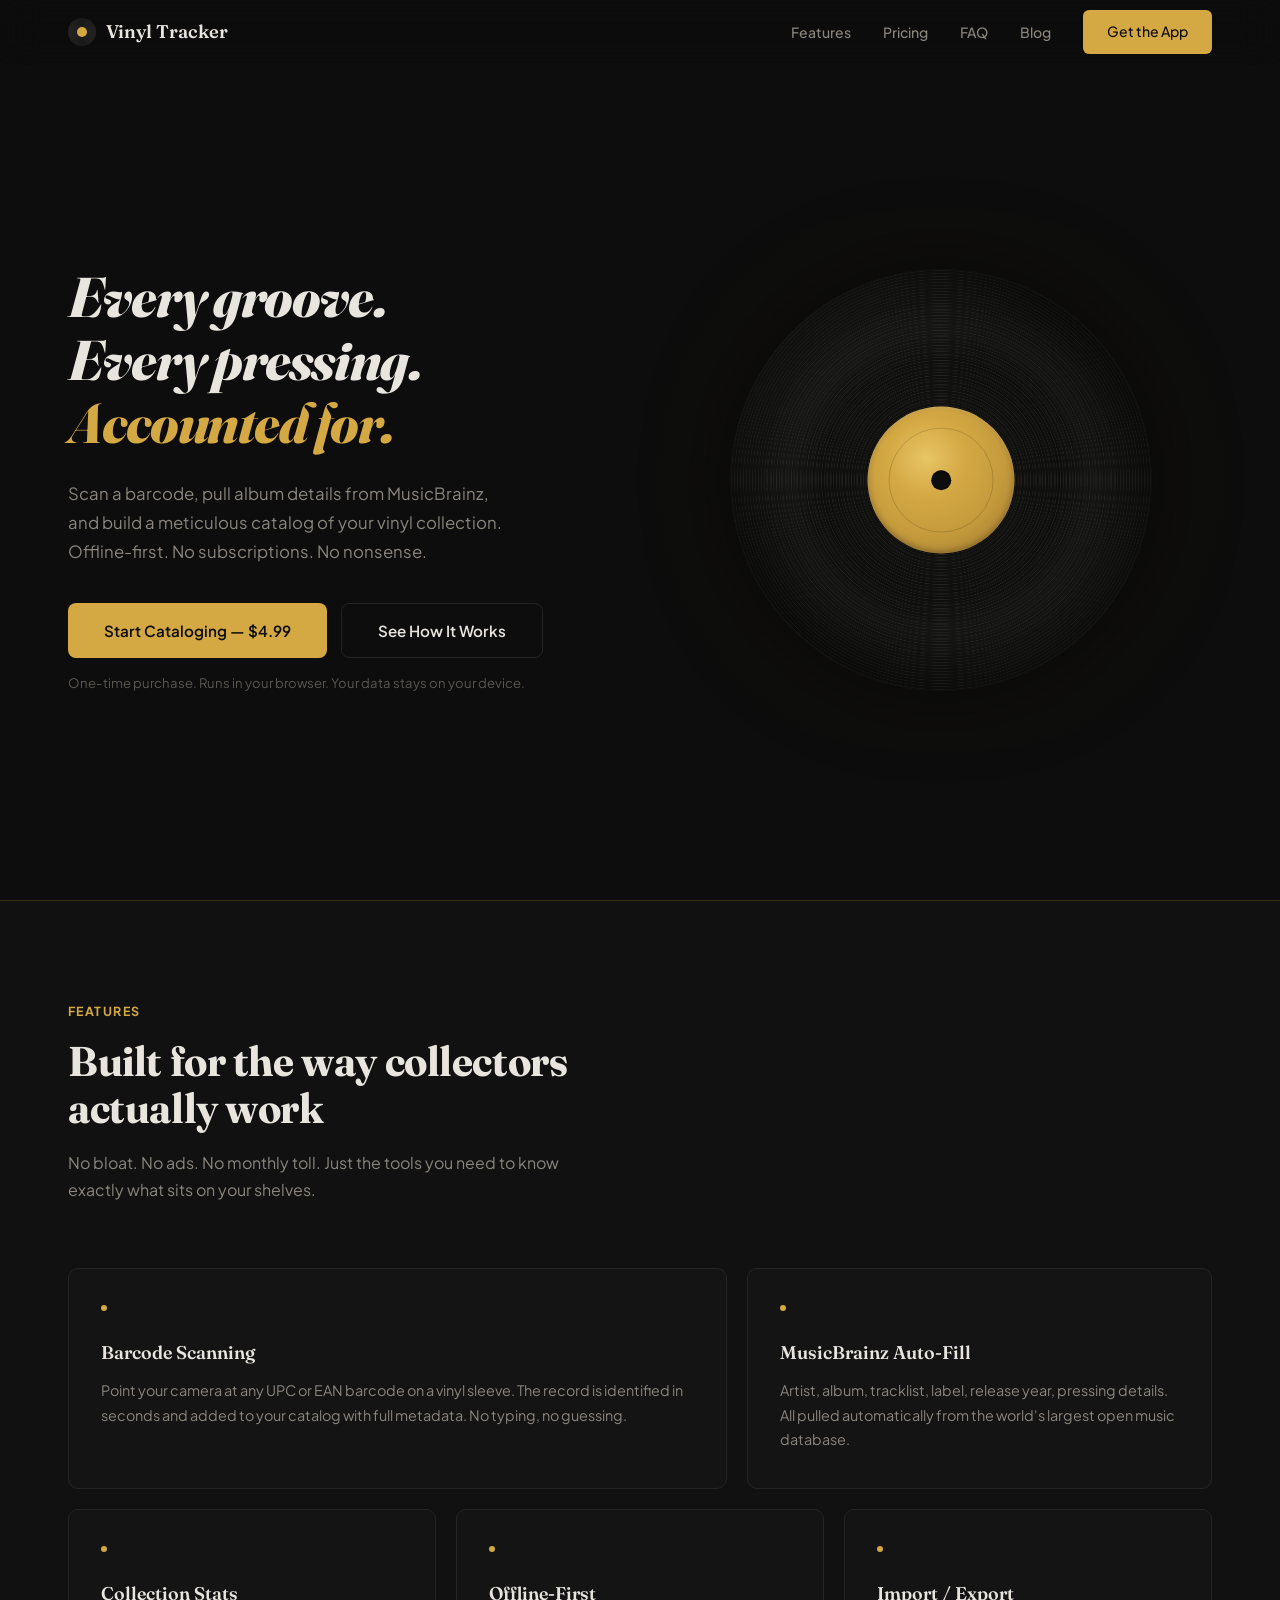
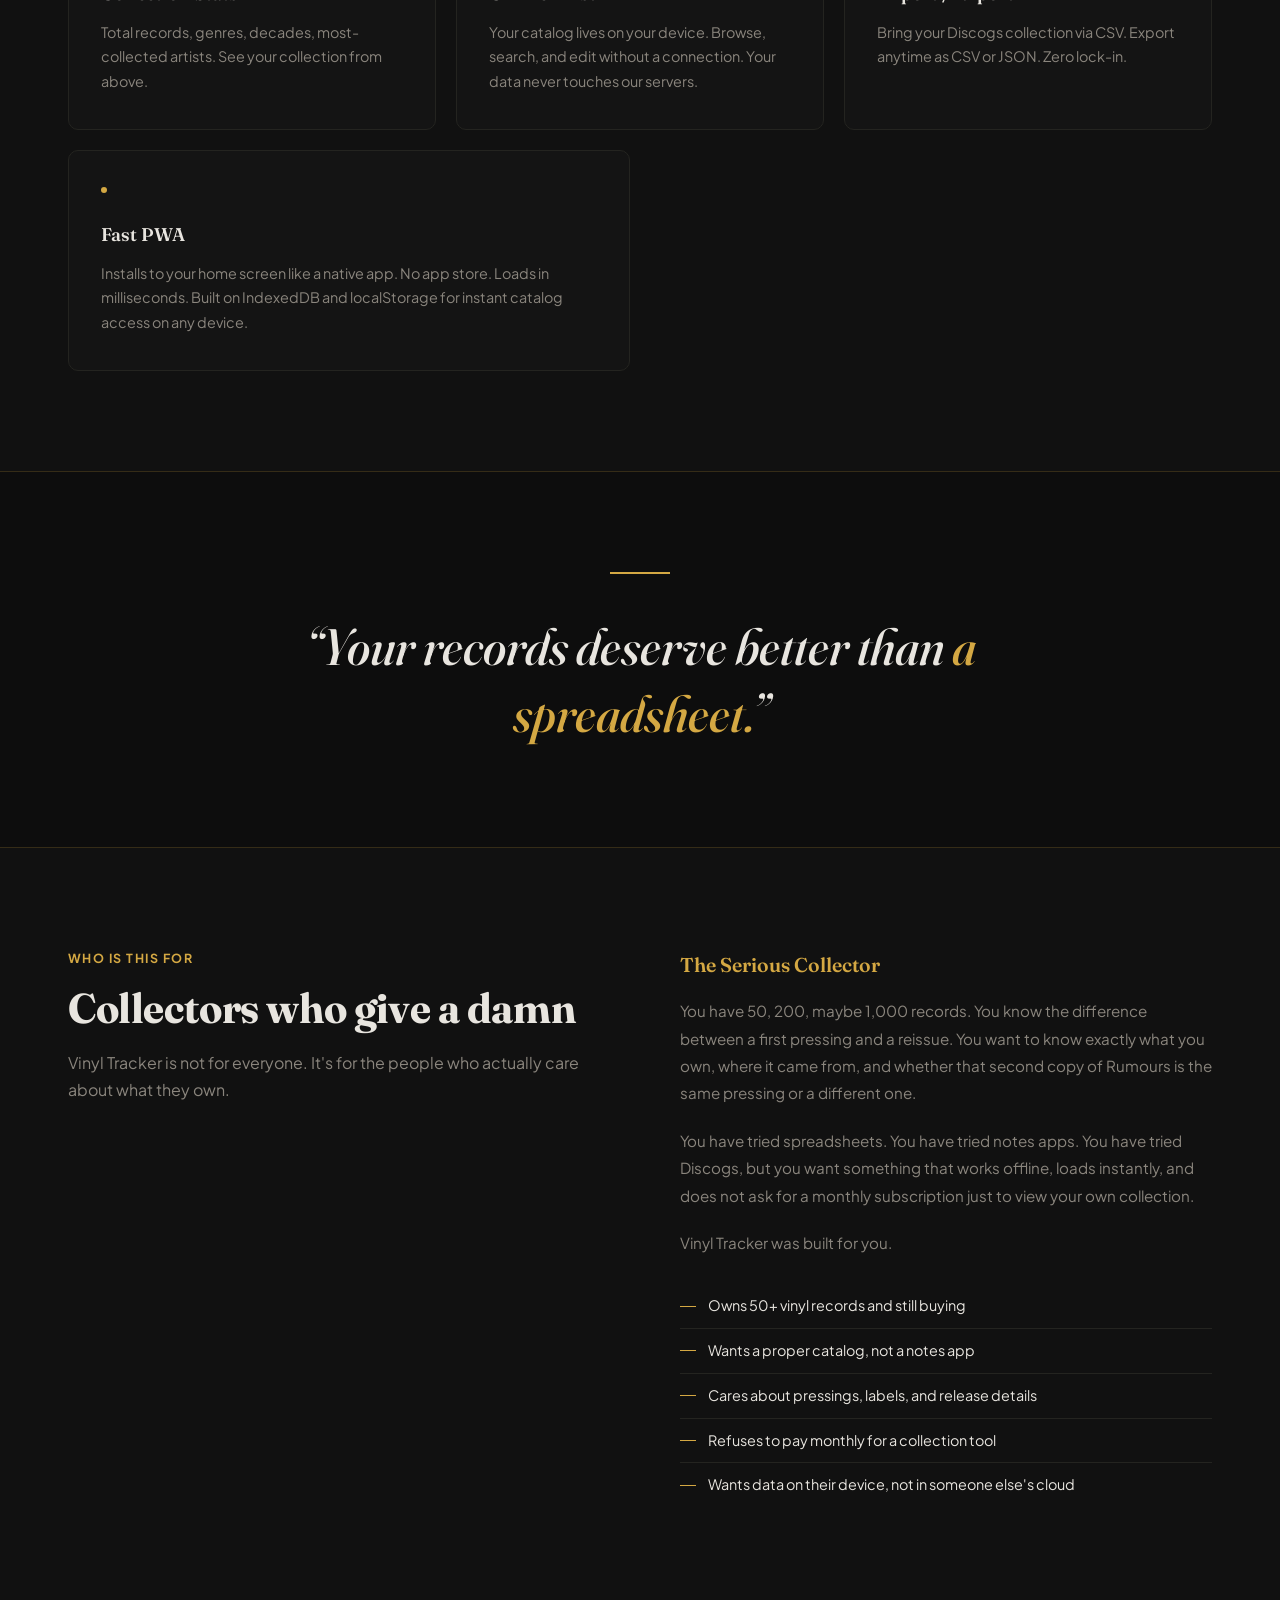
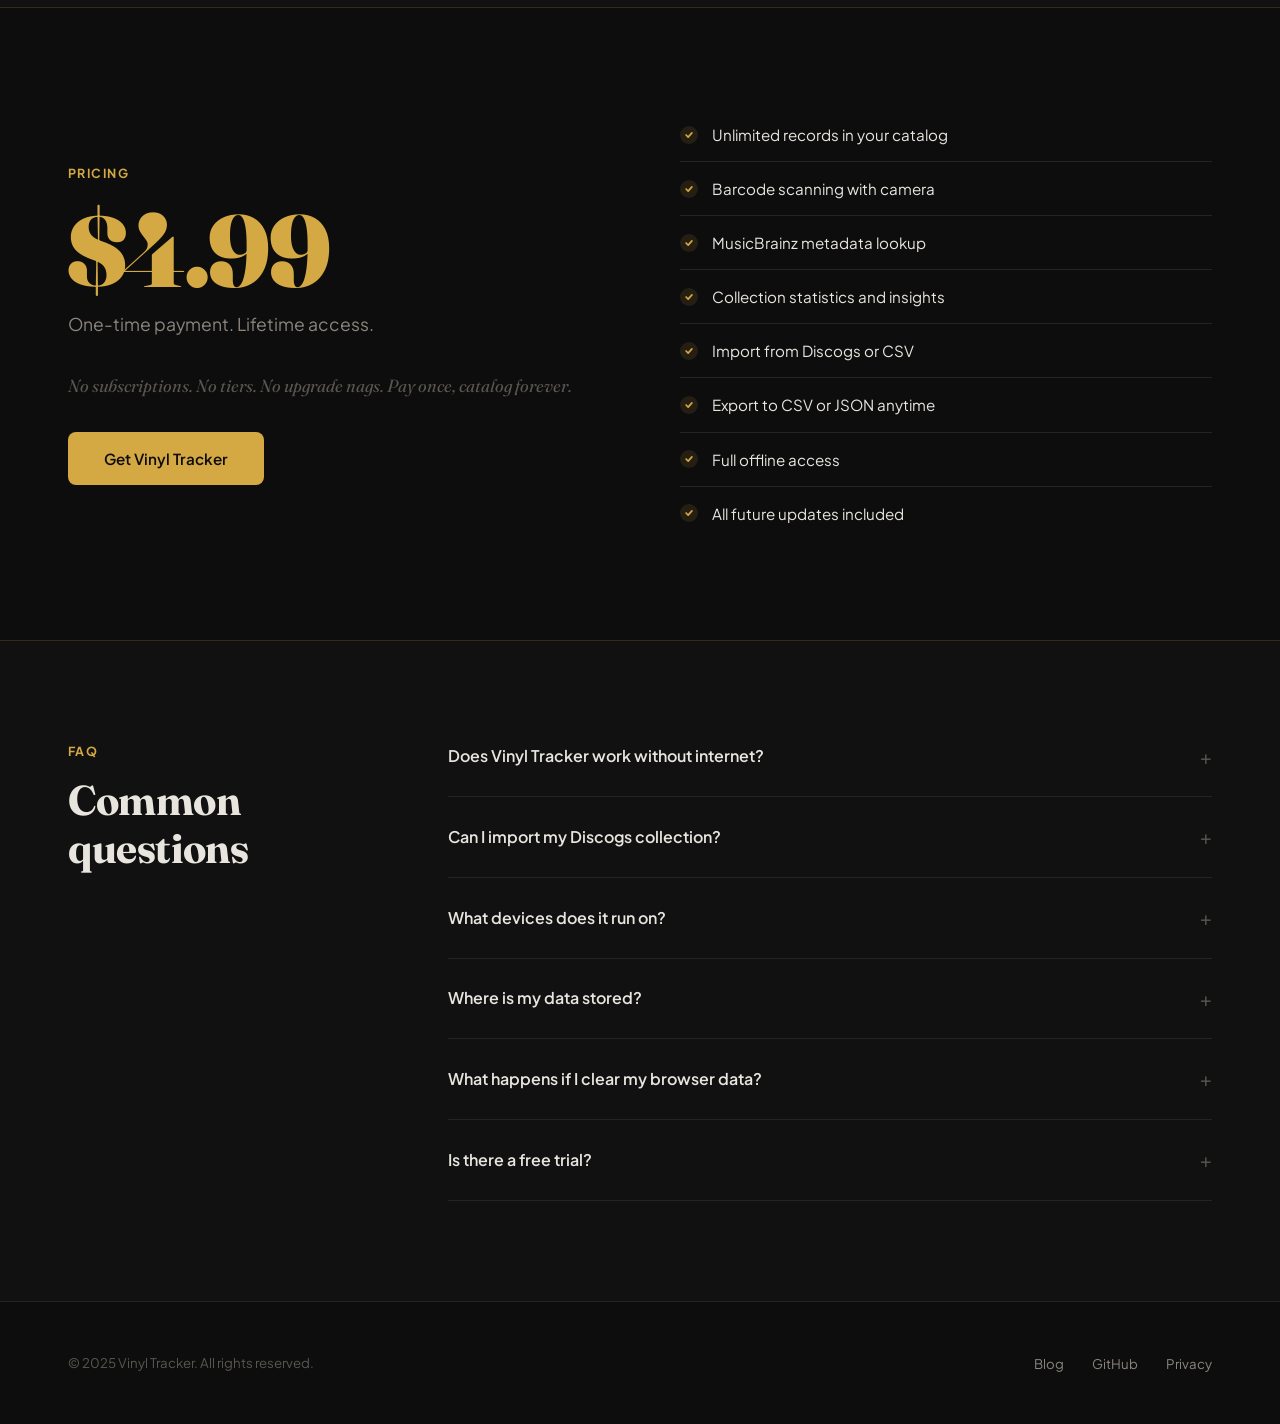
<file: index.html>
<!DOCTYPE html>
<html lang="en">
<head>
    <meta charset="UTF-8">
    <meta name="viewport" content="width=device-width, initial-scale=1.0">
    <title>Vinyl Tracker — Catalog Your Record Collection Instantly</title>
    <meta name="description" content="Vinyl Tracker is the easiest way to catalog, organize, and track your vinyl record collection. Scan barcodes, get album details from MusicBrainz, and manage your collection offline.">
    <meta name="keywords" content="vinyl tracker, record collection app, vinyl catalog, barcode scanner vinyl, MusicBrainz, vinyl collection manager">
    <meta name="author" content="Vinyl Tracker">
    <meta name="robots" content="index, follow">
    <link rel="canonical" href="./app/">
    <meta property="og:type" content="website">
    <meta property="og:title" content="Vinyl Tracker — Catalog Your Record Collection Instantly">
    <meta property="og:description" content="Scan barcodes, pull album data from MusicBrainz, and manage your entire vinyl collection offline. One-time purchase, no subscriptions.">
    <meta property="og:url" content="./app/">
    <meta property="og:site_name" content="Vinyl Tracker">
    <meta property="og:image" content="./app/og-image.png">
    <meta property="og:image:width" content="1200">
    <meta property="og:image:height" content="630">
    <meta name="twitter:card" content="summary_large_image">
    <meta name="twitter:title" content="Vinyl Tracker — Catalog Your Record Collection Instantly">
    <meta name="twitter:description" content="Scan barcodes, pull album data from MusicBrainz, and manage your entire vinyl collection offline.">
    <meta name="twitter:image" content="./app/og-image.png">
    <link rel="icon" type="image/svg+xml" href="favicon.svg">
    <link rel="apple-touch-icon" href="apple-touch-icon.png">
    <script type="application/ld+json">
    {
        "@context": "https://schema.org",
        "@type": "SoftwareApplication",
        "name": "Vinyl Tracker",
        "description": "A progressive web app for vinyl record collectors. Scan barcodes, get album details from MusicBrainz, manage your collection offline.",
        "applicationCategory": "MultimediaApplication",
        "operatingSystem": "Web",
        "offers": {
            "@type": "Offer",
            "price": "4.99",
            "priceCurrency": "USD"
        },
        "featureList": ["Barcode scanning","MusicBrainz API integration","Offline-first architecture","Collection statistics","Import and export","Collection management"],
        "url": "https://vinyltracker.app"
    }
    </script>
    <link rel="preconnect" href="https://fonts.googleapis.com">
    <link rel="preconnect" href="https://fonts.gstatic.com" crossorigin>
    <link href="https://fonts.googleapis.com/css2?family=Fraunces:ital,opsz,wght@0,9..144,300..900;1,9..144,300..900&family=Plus+Jakarta+Sans:wght@400;500;600;700&display=swap" rel="stylesheet">
    <style>
        /* === RESET & VARIABLES === */
        *, *::before, *::after { margin: 0; padding: 0; box-sizing: border-box; }

        :root {
            --gold: #D4A843;
            --gold-dim: #C49A3C;
            --gold-dark: #a07830;
            --gold-glow: rgba(212, 168, 67, 0.12);
            --gold-glow-strong: rgba(212, 168, 67, 0.25);
            --bg-deep: #0D0D0D;
            --bg: #111111;
            --bg-raised: #141414;
            --bg-card: #1a1a1a;
            --bg-card-hover: #1f1f1f;
            --text: #e8e5df;
            --text-muted: #8a857d;
            --text-dim: #5a5650;
            --border: #242420;
            --border-gold: rgba(212, 168, 67, 0.15);
            --rule: rgba(212, 168, 67, 0.2);
            --font-display: 'Fraunces', Georgia, serif;
            --font-body: 'Plus Jakarta Sans', -apple-system, sans-serif;
        }

        html { scroll-behavior: smooth; }

        body {
            font-family: var(--font-body);
            background: var(--bg-deep);
            color: var(--text);
            line-height: 1.65;
            -webkit-font-smoothing: antialiased;
            -moz-osx-font-smoothing: grayscale;
        }

        a { color: inherit; text-decoration: none; }
        img { max-width: 100%; display: block; }

        .container {
            max-width: 1200px;
            margin: 0 auto;
            padding: 0 28px;
        }

        /* === SECTION DIVIDER === */
        .divider {
            border: none;
            height: 1px;
            background: var(--rule);
            margin: 0;
        }

        /* === NAV === */
        nav {
            position: fixed;
            top: 0;
            left: 0;
            right: 0;
            z-index: 100;
            background: rgba(13, 13, 13, 0.6);
            backdrop-filter: blur(20px);
            -webkit-backdrop-filter: blur(20px);
            border-bottom: 1px solid transparent;
            transition: background 0.3s, border-color 0.3s;
        }

        nav.scrolled {
            background: rgba(13, 13, 13, 0.95);
            border-bottom-color: var(--border);
        }

        nav .container {
            display: flex;
            align-items: center;
            justify-content: space-between;
            height: 64px;
        }

        .logo {
            font-family: var(--font-display);
            font-weight: 600;
            font-size: 1.15rem;
            display: flex;
            align-items: center;
            gap: 10px;
            color: var(--text);
        }

        .logo-mark {
            width: 28px;
            height: 28px;
            border-radius: 50%;
            background: conic-gradient(from 0deg, #1a1a1a, #222, #1a1a1a, #222, #1a1a1a);
            position: relative;
            display: flex;
            align-items: center;
            justify-content: center;
        }

        .logo-mark::after {
            content: '';
            width: 10px;
            height: 10px;
            border-radius: 50%;
            background: var(--gold);
        }

        .nav-links {
            display: flex;
            align-items: center;
            gap: 32px;
            list-style: none;
        }

        .nav-links a {
            font-size: 0.88rem;
            font-weight: 500;
            color: var(--text-muted);
            transition: color 0.2s;
        }

        .nav-links a:hover { color: var(--text); }

        .btn {
            display: inline-flex;
            align-items: center;
            justify-content: center;
            padding: 10px 24px;
            border-radius: 6px;
            font-weight: 600;
            font-size: 0.88rem;
            border: none;
            cursor: pointer;
            transition: all 0.25s;
            font-family: var(--font-body);
        }

        .btn-gold, a.btn-gold {
            background: var(--gold);
            color: #0D0D0D !important;
        }

        .btn-gold:hover {
            background: #e0b550;
            box-shadow: 0 4px 24px rgba(212, 168, 67, 0.3);
            transform: translateY(-1px);
        }

        .btn-outline {
            background: transparent;
            color: var(--text);
            border: 1px solid var(--border);
        }

        .btn-outline:hover {
            border-color: var(--gold-dim);
            color: var(--gold);
        }

        .btn-lg {
            padding: 14px 36px;
            font-size: 0.95rem;
            border-radius: 8px;
        }

        .menu-toggle {
            display: none;
            background: none;
            border: none;
            color: var(--text);
            cursor: pointer;
            padding: 4px;
        }

        /* === HERO SPLIT SCREEN === */
        .hero {
            padding: 140px 0 80px;
            min-height: 100vh;
            display: flex;
            align-items: center;
            position: relative;
            overflow: hidden;
        }

        .hero .container {
            display: grid;
            grid-template-columns: 1fr 1fr;
            gap: 60px;
            align-items: center;
            width: 100%;
        }

        .hero-content {
            max-width: 540px;
        }

        .hero h1 {
            font-family: var(--font-display);
            font-size: clamp(2.4rem, 4.5vw, 3.5rem);
            font-weight: 800;
            line-height: 1.12;
            letter-spacing: -0.02em;
            margin-bottom: 24px;
            color: var(--text);
            font-style: italic;
            font-variation-settings: 'opsz' 144;
        }

        .hero h1 .gold {
            color: var(--gold);
        }

        .hero-sub {
            font-size: 1.05rem;
            color: var(--text-muted);
            line-height: 1.75;
            margin-bottom: 36px;
            max-width: 440px;
        }

        .hero-buttons {
            display: flex;
            gap: 14px;
            flex-wrap: wrap;
        }

        .hero-price-note {
            margin-top: 14px;
            font-size: 0.82rem;
            color: var(--text-dim);
        }

        /* === VINYL RECORD VISUAL === */
        .hero-visual {
            display: flex;
            align-items: center;
            justify-content: center;
            position: relative;
        }

        .vinyl-record {
            width: min(420px, 40vw);
            height: min(420px, 40vw);
            border-radius: 50%;
            position: relative;
            animation: spin 20s linear infinite;
            flex-shrink: 0;
        }

        @keyframes spin {
            from { transform: rotate(0deg); }
            to { transform: rotate(360deg); }
        }

        .vinyl-record .disc {
            position: absolute;
            inset: 0;
            border-radius: 50%;
            background:
                repeating-radial-gradient(
                    circle at center,
                    transparent 0px,
                    transparent 2px,
                    rgba(40, 40, 38, 0.6) 2.5px,
                    transparent 3px
                ),
                radial-gradient(
                    circle at center,
                    #1a1a18 0%,
                    #111110 20%,
                    #0e0e0d 40%,
                    #151514 50%,
                    #111110 60%,
                    #0e0e0d 80%,
                    #1a1a18 100%
                );
            box-shadow:
                inset 0 0 60px rgba(0, 0, 0, 0.5),
                0 0 80px rgba(0, 0, 0, 0.6),
                0 0 0 1px rgba(255, 255, 255, 0.03);
        }

        /* Subtle light reflection on the record surface */
        .vinyl-record .disc::before {
            content: '';
            position: absolute;
            inset: 0;
            border-radius: 50%;
            background: linear-gradient(
                135deg,
                rgba(255, 255, 255, 0.03) 0%,
                transparent 40%,
                transparent 60%,
                rgba(255, 255, 255, 0.015) 100%
            );
            z-index: 1;
        }

        /* Extra groove detail */
        .vinyl-record .disc::after {
            content: '';
            position: absolute;
            inset: 8%;
            border-radius: 50%;
            background: repeating-radial-gradient(
                circle at center,
                transparent 0px,
                transparent 4px,
                rgba(50, 48, 44, 0.3) 4.5px,
                transparent 5px
            );
            z-index: 1;
        }

        .vinyl-record .label {
            position: absolute;
            top: 50%;
            left: 50%;
            transform: translate(-50%, -50%);
            width: 35%;
            height: 35%;
            border-radius: 50%;
            background: radial-gradient(
                circle at 40% 35%,
                #e8c565 0%,
                #D4A843 30%,
                #C49A3C 60%,
                #a07830 100%
            );
            z-index: 2;
            box-shadow:
                inset 0 1px 3px rgba(255, 255, 255, 0.2),
                inset 0 -2px 6px rgba(0, 0, 0, 0.3),
                0 0 0 1px rgba(0, 0, 0, 0.3);
        }

        .vinyl-record .label::before {
            content: '';
            position: absolute;
            top: 50%;
            left: 50%;
            transform: translate(-50%, -50%);
            width: 14%;
            height: 14%;
            border-radius: 50%;
            background: var(--bg-deep);
            box-shadow: inset 0 1px 2px rgba(0, 0, 0, 0.5);
            z-index: 3;
        }

        /* Label text ring */
        .vinyl-record .label::after {
            content: '';
            position: absolute;
            top: 50%;
            left: 50%;
            transform: translate(-50%, -50%);
            width: 72%;
            height: 72%;
            border-radius: 50%;
            border: 0.5px solid rgba(0, 0, 0, 0.15);
            z-index: 3;
        }

        /* Ambient glow behind the record */
        .hero-visual::before {
            content: '';
            position: absolute;
            width: 130%;
            height: 130%;
            border-radius: 50%;
            background: radial-gradient(
                circle,
                rgba(212, 168, 67, 0.06) 0%,
                rgba(212, 168, 67, 0.02) 40%,
                transparent 70%
            );
            z-index: -1;
        }

        /* === FEATURES OFFSET GRID === */
        .features-section {
            padding: 100px 0;
            background: var(--bg);
        }

        .features-section .section-intro {
            margin-bottom: 64px;
            max-width: 500px;
        }

        .section-label {
            font-family: var(--font-body);
            font-size: 0.78rem;
            font-weight: 700;
            color: var(--gold);
            text-transform: uppercase;
            letter-spacing: 0.12em;
            margin-bottom: 16px;
        }

        .section-title {
            font-family: var(--font-display);
            font-size: clamp(1.8rem, 3.5vw, 2.6rem);
            font-weight: 700;
            line-height: 1.15;
            letter-spacing: -0.01em;
            margin-bottom: 16px;
            font-variation-settings: 'opsz' 72;
        }

        .section-sub {
            color: var(--text-muted);
            font-size: 1rem;
            line-height: 1.7;
        }

        .features-grid {
            display: grid;
            grid-template-columns: repeat(12, 1fr);
            grid-template-rows: auto;
            gap: 20px;
        }

        .feature-item {
            background: var(--bg-raised);
            border: 1px solid var(--border);
            border-radius: 10px;
            padding: 36px 32px;
            transition: border-color 0.3s, transform 0.3s;
        }

        .feature-item:hover {
            border-color: var(--border-gold);
            transform: translateY(-2px);
        }

        .feature-item:nth-child(1) { grid-column: 1 / 8; }
        .feature-item:nth-child(2) { grid-column: 8 / 13; }
        .feature-item:nth-child(3) { grid-column: 1 / 5; }
        .feature-item:nth-child(4) { grid-column: 5 / 9; }
        .feature-item:nth-child(5) { grid-column: 9 / 13; }
        .feature-item:nth-child(6) { grid-column: 1 / 7; }

        .feature-item .feature-marker {
            display: inline-block;
            width: 6px;
            height: 6px;
            border-radius: 50%;
            background: var(--gold);
            margin-bottom: 20px;
        }

        .feature-item h3 {
            font-family: var(--font-display);
            font-size: 1.15rem;
            font-weight: 600;
            margin-bottom: 10px;
            font-variation-settings: 'opsz' 48;
        }

        .feature-item p {
            color: var(--text-muted);
            font-size: 0.9rem;
            line-height: 1.7;
        }

        /* === PULL QUOTE === */
        .pull-quote-section {
            padding: 100px 0;
            background: var(--bg-deep);
            text-align: center;
        }

        .pull-quote {
            font-family: var(--font-display);
            font-size: clamp(1.8rem, 4.5vw, 3.2rem);
            font-weight: 500;
            font-style: italic;
            line-height: 1.3;
            color: var(--text);
            max-width: 800px;
            margin: 0 auto;
            font-variation-settings: 'opsz' 144;
        }

        .pull-quote .gold { color: var(--gold); }

        .pull-quote-rule {
            width: 60px;
            height: 2px;
            background: var(--gold);
            border: none;
            margin: 0 auto 40px;
        }

        /* === WHO COLLECTS === */
        .persona-section {
            padding: 100px 0;
            background: var(--bg);
        }

        .persona-grid {
            display: grid;
            grid-template-columns: 1fr 1fr;
            gap: 80px;
            align-items: start;
        }

        .persona-text h3 {
            font-family: var(--font-display);
            font-size: 1.25rem;
            font-weight: 600;
            margin-bottom: 16px;
            color: var(--gold);
            font-variation-settings: 'opsz' 48;
        }

        .persona-text p {
            color: var(--text-muted);
            font-size: 0.95rem;
            line-height: 1.8;
            margin-bottom: 20px;
        }

        .persona-text p:last-child { margin-bottom: 0; }

        .persona-traits {
            list-style: none;
            margin-top: 28px;
        }

        .persona-traits li {
            padding: 10px 0;
            font-size: 0.9rem;
            color: var(--text);
            border-bottom: 1px solid var(--border);
            display: flex;
            align-items: center;
            gap: 12px;
        }

        .persona-traits li:last-child { border-bottom: none; }

        .trait-dash {
            width: 16px;
            height: 1px;
            background: var(--gold);
            flex-shrink: 0;
        }

        /* === PRICING SPLIT === */
        .pricing-section {
            padding: 100px 0;
            background: var(--bg-deep);
        }

        .pricing-split {
            display: grid;
            grid-template-columns: 1fr 1fr;
            gap: 80px;
            align-items: center;
        }

        .pricing-amount {
            text-align: left;
        }

        .pricing-amount .price-tag {
            font-family: var(--font-display);
            font-size: clamp(4rem, 8vw, 6.5rem);
            font-weight: 900;
            color: var(--gold);
            line-height: 1;
            letter-spacing: -0.03em;
            font-variation-settings: 'opsz' 144;
        }

        .pricing-amount .price-label {
            font-size: 1.1rem;
            color: var(--text-muted);
            margin-top: 8px;
            margin-bottom: 32px;
        }

        .pricing-amount .price-tagline {
            font-family: var(--font-display);
            font-size: 1.1rem;
            font-style: italic;
            color: var(--text-dim);
            margin-bottom: 32px;
            font-variation-settings: 'opsz' 72;
        }

        .pricing-features {
            list-style: none;
        }

        .pricing-features li {
            padding: 14px 0;
            font-size: 0.95rem;
            display: flex;
            align-items: center;
            gap: 14px;
            border-bottom: 1px solid var(--border);
            color: var(--text);
        }

        .pricing-features li:last-child { border-bottom: none; }

        .check-mark {
            width: 18px;
            height: 18px;
            border-radius: 50%;
            background: var(--gold-glow);
            display: flex;
            align-items: center;
            justify-content: center;
            flex-shrink: 0;
        }

        .check-mark svg {
            width: 10px;
            height: 10px;
        }

        /* === FAQ === */
        .faq-section {
            padding: 100px 0;
            background: var(--bg);
        }

        .faq-layout {
            display: grid;
            grid-template-columns: 300px 1fr;
            gap: 80px;
            align-items: start;
        }

        .faq-list {
            width: 100%;
        }

        .faq-item {
            border-bottom: 1px solid var(--border);
            padding: 24px 0;
        }

        .faq-item:first-child { padding-top: 0; }

        .faq-item summary {
            font-weight: 600;
            font-size: 1rem;
            cursor: pointer;
            list-style: none;
            display: flex;
            justify-content: space-between;
            align-items: center;
            gap: 16px;
            color: var(--text);
            transition: color 0.2s;
        }

        .faq-item summary:hover { color: var(--gold); }

        .faq-item summary::-webkit-details-marker { display: none; }

        .faq-item summary::after {
            content: '+';
            font-size: 1.2rem;
            color: var(--text-dim);
            flex-shrink: 0;
            font-weight: 400;
            transition: transform 0.2s;
        }

        .faq-item[open] summary::after {
            content: '\2212';
        }

        .faq-item p {
            color: var(--text-muted);
            font-size: 0.92rem;
            margin-top: 14px;
            line-height: 1.75;
        }

        /* === FOOTER === */
        footer {
            border-top: 1px solid var(--border);
            padding: 48px 0;
            background: var(--bg-deep);
        }

        .footer-inner {
            display: flex;
            justify-content: space-between;
            align-items: center;
            flex-wrap: wrap;
            gap: 16px;
        }

        .footer-copy {
            font-size: 0.83rem;
            color: var(--text-dim);
        }

        .footer-links {
            display: flex;
            gap: 28px;
            list-style: none;
        }

        .footer-links a {
            font-size: 0.83rem;
            color: var(--text-muted);
            transition: color 0.2s;
        }

        .footer-links a:hover { color: var(--gold); }

        /* === RESPONSIVE === */
        @media (max-width: 960px) {
            .hero .container {
                grid-template-columns: 1fr;
                gap: 48px;
                text-align: center;
            }

            .hero-content {
                max-width: 100%;
                order: 2;
            }

            .hero-visual {
                order: 1;
            }

            .hero-sub {
                max-width: 100%;
                margin-left: auto;
                margin-right: auto;
            }

            .hero-buttons {
                justify-content: center;
            }

            .vinyl-record {
                width: min(300px, 60vw);
                height: min(300px, 60vw);
            }

            .features-grid {
                grid-template-columns: 1fr 1fr;
            }

            .feature-item:nth-child(1),
            .feature-item:nth-child(2),
            .feature-item:nth-child(3),
            .feature-item:nth-child(4),
            .feature-item:nth-child(5),
            .feature-item:nth-child(6) {
                grid-column: auto;
            }

            .persona-grid,
            .pricing-split,
            .faq-layout {
                grid-template-columns: 1fr;
                gap: 40px;
            }

            .pricing-amount {
                text-align: center;
            }
        }

        @media (max-width: 640px) {
            .menu-toggle { display: block; }

            .nav-links {
                display: none;
                position: absolute;
                top: 64px;
                left: 0;
                right: 0;
                background: rgba(13, 13, 13, 0.98);
                backdrop-filter: blur(20px);
                flex-direction: column;
                padding: 24px 28px;
                gap: 16px;
                border-bottom: 1px solid var(--border);
            }

            .nav-links.open { display: flex; }

            .hero {
                padding: 120px 0 60px;
                min-height: auto;
            }

            .features-grid {
                grid-template-columns: 1fr;
            }

            .feature-item:nth-child(1),
            .feature-item:nth-child(2),
            .feature-item:nth-child(3),
            .feature-item:nth-child(4),
            .feature-item:nth-child(5),
            .feature-item:nth-child(6) {
                grid-column: 1;
            }

            .features-section,
            .pull-quote-section,
            .persona-section,
            .pricing-section,
            .faq-section {
                padding: 64px 0;
            }

            .hero-price-note {
                text-align: center;
            }
        }
    </style>
</head>
<body>

<!-- NAV -->
<nav id="main-nav">
    <div class="container">
        <a href="/vinyl-tracker/" class="logo">
            <span class="logo-mark"></span>
            Vinyl Tracker
        </a>
        <button class="menu-toggle" onclick="document.querySelector('.nav-links').classList.toggle('open')" aria-label="Toggle menu">
            <svg width="22" height="22" viewBox="0 0 24 24" fill="none" stroke="currentColor" stroke-width="2">
                <line x1="3" y1="6" x2="21" y2="6"/><line x1="3" y1="12" x2="21" y2="12"/><line x1="3" y1="18" x2="21" y2="18"/>
            </svg>
        </button>
        <ul class="nav-links">
            <li><a href="#features">Features</a></li>
            <li><a href="#pricing">Pricing</a></li>
            <li><a href="#faq">FAQ</a></li>
            <li><a href="/vinyl-tracker/blog/">Blog</a></li>
            <li><a href="./app/" class="btn btn-gold">Get the App</a></li>
        </ul>
    </div>
</nav>

<!-- HERO -->
<section class="hero" id="top">
    <div class="container">
        <div class="hero-content">
            <h1>Every groove.<br>Every pressing.<br><span class="gold">Accounted for.</span></h1>
            <p class="hero-sub">Scan a barcode, pull album details from MusicBrainz, and build a meticulous catalog of your vinyl collection. Offline-first. No subscriptions. No nonsense.</p>
            <div class="hero-buttons">
                <a href="./app/" class="btn btn-gold btn-lg">Start Cataloging &mdash; $4.99</a>
                <a href="#features" class="btn btn-outline btn-lg">See How It Works</a>
            </div>
            <p class="hero-price-note">One-time purchase. Runs in your browser. Your data stays on your device.</p>
        </div>
        <div class="hero-visual">
            <div class="vinyl-record">
                <div class="disc"></div>
                <div class="label"></div>
            </div>
        </div>
    </div>
</section>

<hr class="divider">

<!-- FEATURES -->
<section class="features-section" id="features">
    <div class="container">
        <div class="section-intro">
            <p class="section-label">Features</p>
            <h2 class="section-title">Built for the way collectors actually work</h2>
            <p class="section-sub">No bloat. No ads. No monthly toll. Just the tools you need to know exactly what sits on your shelves.</p>
        </div>
        <div class="features-grid">
            <div class="feature-item">
                <div class="feature-marker"></div>
                <h3>Barcode Scanning</h3>
                <p>Point your camera at any UPC or EAN barcode on a vinyl sleeve. The record is identified in seconds and added to your catalog with full metadata. No typing, no guessing.</p>
            </div>
            <div class="feature-item">
                <div class="feature-marker"></div>
                <h3>MusicBrainz Auto-Fill</h3>
                <p>Artist, album, tracklist, label, release year, pressing details. All pulled automatically from the world's largest open music database.</p>
            </div>
            <div class="feature-item">
                <div class="feature-marker"></div>
                <h3>Collection Stats</h3>
                <p>Total records, genres, decades, most-collected artists. See your collection from above.</p>
            </div>
            <div class="feature-item">
                <div class="feature-marker"></div>
                <h3>Offline-First</h3>
                <p>Your catalog lives on your device. Browse, search, and edit without a connection. Your data never touches our servers.</p>
            </div>
            <div class="feature-item">
                <div class="feature-marker"></div>
                <h3>Import / Export</h3>
                <p>Bring your Discogs collection via CSV. Export anytime as CSV or JSON. Zero lock-in.</p>
            </div>
            <div class="feature-item">
                <div class="feature-marker"></div>
                <h3>Fast PWA</h3>
                <p>Installs to your home screen like a native app. No app store. Loads in milliseconds. Built on IndexedDB and localStorage for instant catalog access on any device.</p>
            </div>
        </div>
    </div>
</section>

<hr class="divider">

<!-- PULL QUOTE -->
<section class="pull-quote-section">
    <div class="container">
        <hr class="pull-quote-rule">
        <blockquote class="pull-quote">
            &ldquo;Your records deserve better than <span class="gold">a spreadsheet.</span>&rdquo;
        </blockquote>
    </div>
</section>

<hr class="divider">

<!-- WHO COLLECTS -->
<section class="persona-section" id="who">
    <div class="container">
        <div class="persona-grid">
            <div>
                <p class="section-label">Who is this for</p>
                <h2 class="section-title">Collectors who give a damn</h2>
                <p class="section-sub">Vinyl Tracker is not for everyone. It's for the people who actually care about what they own.</p>
            </div>
            <div class="persona-text">
                <h3>The Serious Collector</h3>
                <p>You have 50, 200, maybe 1,000 records. You know the difference between a first pressing and a reissue. You want to know exactly what you own, where it came from, and whether that second copy of Rumours is the same pressing or a different one.</p>
                <p>You have tried spreadsheets. You have tried notes apps. You have tried Discogs, but you want something that works offline, loads instantly, and does not ask for a monthly subscription just to view your own collection.</p>
                <p>Vinyl Tracker was built for you.</p>
                <ul class="persona-traits">
                    <li><span class="trait-dash"></span> Owns 50+ vinyl records and still buying</li>
                    <li><span class="trait-dash"></span> Wants a proper catalog, not a notes app</li>
                    <li><span class="trait-dash"></span> Cares about pressings, labels, and release details</li>
                    <li><span class="trait-dash"></span> Refuses to pay monthly for a collection tool</li>
                    <li><span class="trait-dash"></span> Wants data on their device, not in someone else's cloud</li>
                </ul>
            </div>
        </div>
    </div>
</section>

<hr class="divider">

<!-- PRICING -->
<section class="pricing-section" id="pricing">
    <div class="container">
        <div class="pricing-split">
            <div class="pricing-amount">
                <p class="section-label">Pricing</p>
                <div class="price-tag">$4.99</div>
                <p class="price-label">One-time payment. Lifetime access.</p>
                <p class="price-tagline">No subscriptions. No tiers. No upgrade nags. Pay once, catalog forever.</p>
                <a href="./app/" class="btn btn-gold btn-lg">Get Vinyl Tracker</a>
            </div>
            <div>
                <ul class="pricing-features">
                    <li>
                        <span class="check-mark"><svg viewBox="0 0 12 12" fill="none" stroke="#D4A843" stroke-width="2" stroke-linecap="round" stroke-linejoin="round"><polyline points="2.5 6 5 8.5 9.5 3.5"/></svg></span>
                        Unlimited records in your catalog
                    </li>
                    <li>
                        <span class="check-mark"><svg viewBox="0 0 12 12" fill="none" stroke="#D4A843" stroke-width="2" stroke-linecap="round" stroke-linejoin="round"><polyline points="2.5 6 5 8.5 9.5 3.5"/></svg></span>
                        Barcode scanning with camera
                    </li>
                    <li>
                        <span class="check-mark"><svg viewBox="0 0 12 12" fill="none" stroke="#D4A843" stroke-width="2" stroke-linecap="round" stroke-linejoin="round"><polyline points="2.5 6 5 8.5 9.5 3.5"/></svg></span>
                        MusicBrainz metadata lookup
                    </li>
                    <li>
                        <span class="check-mark"><svg viewBox="0 0 12 12" fill="none" stroke="#D4A843" stroke-width="2" stroke-linecap="round" stroke-linejoin="round"><polyline points="2.5 6 5 8.5 9.5 3.5"/></svg></span>
                        Collection statistics and insights
                    </li>
                    <li>
                        <span class="check-mark"><svg viewBox="0 0 12 12" fill="none" stroke="#D4A843" stroke-width="2" stroke-linecap="round" stroke-linejoin="round"><polyline points="2.5 6 5 8.5 9.5 3.5"/></svg></span>
                        Import from Discogs or CSV
                    </li>
                    <li>
                        <span class="check-mark"><svg viewBox="0 0 12 12" fill="none" stroke="#D4A843" stroke-width="2" stroke-linecap="round" stroke-linejoin="round"><polyline points="2.5 6 5 8.5 9.5 3.5"/></svg></span>
                        Export to CSV or JSON anytime
                    </li>
                    <li>
                        <span class="check-mark"><svg viewBox="0 0 12 12" fill="none" stroke="#D4A843" stroke-width="2" stroke-linecap="round" stroke-linejoin="round"><polyline points="2.5 6 5 8.5 9.5 3.5"/></svg></span>
                        Full offline access
                    </li>
                    <li>
                        <span class="check-mark"><svg viewBox="0 0 12 12" fill="none" stroke="#D4A843" stroke-width="2" stroke-linecap="round" stroke-linejoin="round"><polyline points="2.5 6 5 8.5 9.5 3.5"/></svg></span>
                        All future updates included
                    </li>
                </ul>
            </div>
        </div>
    </div>
</section>

<hr class="divider">

<!-- FAQ -->
<section class="faq-section" id="faq">
    <div class="container">
        <div class="faq-layout">
            <div>
                <p class="section-label">FAQ</p>
                <h2 class="section-title">Common questions</h2>
            </div>
            <div class="faq-list">
                <details class="faq-item">
                    <summary>Does Vinyl Tracker work without internet?</summary>
                    <p>Yes. Vinyl Tracker is built offline-first. Your entire collection is stored locally on your device using IndexedDB and localStorage. You can browse, search, and edit your catalog without any internet connection. You only need internet when scanning a new barcode to fetch album data from MusicBrainz.</p>
                </details>
                <details class="faq-item">
                    <summary>Can I import my Discogs collection?</summary>
                    <p>Absolutely. Export your Discogs collection as a CSV file and import it directly into Vinyl Tracker. The app will match your records against MusicBrainz to fill in any missing metadata. You can also import from any standard CSV format.</p>
                </details>
                <details class="faq-item">
                    <summary>What devices does it run on?</summary>
                    <p>Vinyl Tracker is a Progressive Web App (PWA), so it runs in any modern browser on any device: iPhone, Android, iPad, laptop, desktop. Install it to your home screen for a native app experience. No app store required.</p>
                </details>
                <details class="faq-item">
                    <summary>Where is my data stored?</summary>
                    <p>Your data lives entirely on your device. There are no servers storing your collection. You can export your entire catalog as JSON or CSV at any time for backup. Your data is yours; it is never uploaded, never sold, never lost on someone else's server.</p>
                </details>
                <details class="faq-item">
                    <summary>What happens if I clear my browser data?</summary>
                    <p>Since your collection is stored in your browser's local storage, clearing browser data would remove it. That's why we include full export functionality. We recommend exporting a backup periodically. You can re-import it instantly if needed.</p>
                </details>
                <details class="faq-item">
                    <summary>Is there a free trial?</summary>
                    <p>Vinyl Tracker is a one-time $4.99 purchase. There is no trial, but there is also no subscription, no ads, and no hidden costs. You pay once and own it forever. If you catalog even a handful of records with it, it has already paid for itself in time saved.</p>
                </details>
            </div>
        </div>
    </div>
</section>

<!-- FOOTER -->
<footer>
    <div class="container">
        <div class="footer-inner">
            <span class="footer-copy">&copy; 2025 Vinyl Tracker. All rights reserved.</span>
            <ul class="footer-links">
                <li><a href="/vinyl-tracker/blog/">Blog</a></li>
                <li><a href="https://github.com/xavierkain/vinyl-tracker">GitHub</a></li>
                <li><a href="./app/">Privacy</a></li>
            </ul>
        </div>
    </div>
</footer>

<script>
    // Sticky nav opacity on scroll
    (function() {
        var nav = document.getElementById('main-nav');
        var scrolled = false;
        function onScroll() {
            var shouldBeScrolled = window.scrollY > 40;
            if (shouldBeScrolled !== scrolled) {
                scrolled = shouldBeScrolled;
                if (scrolled) {
                    nav.classList.add('scrolled');
                } else {
                    nav.classList.remove('scrolled');
                }
            }
        }
        window.addEventListener('scroll', onScroll, { passive: true });
        onScroll();
    })();
</script>

</body>
</html>
</file>
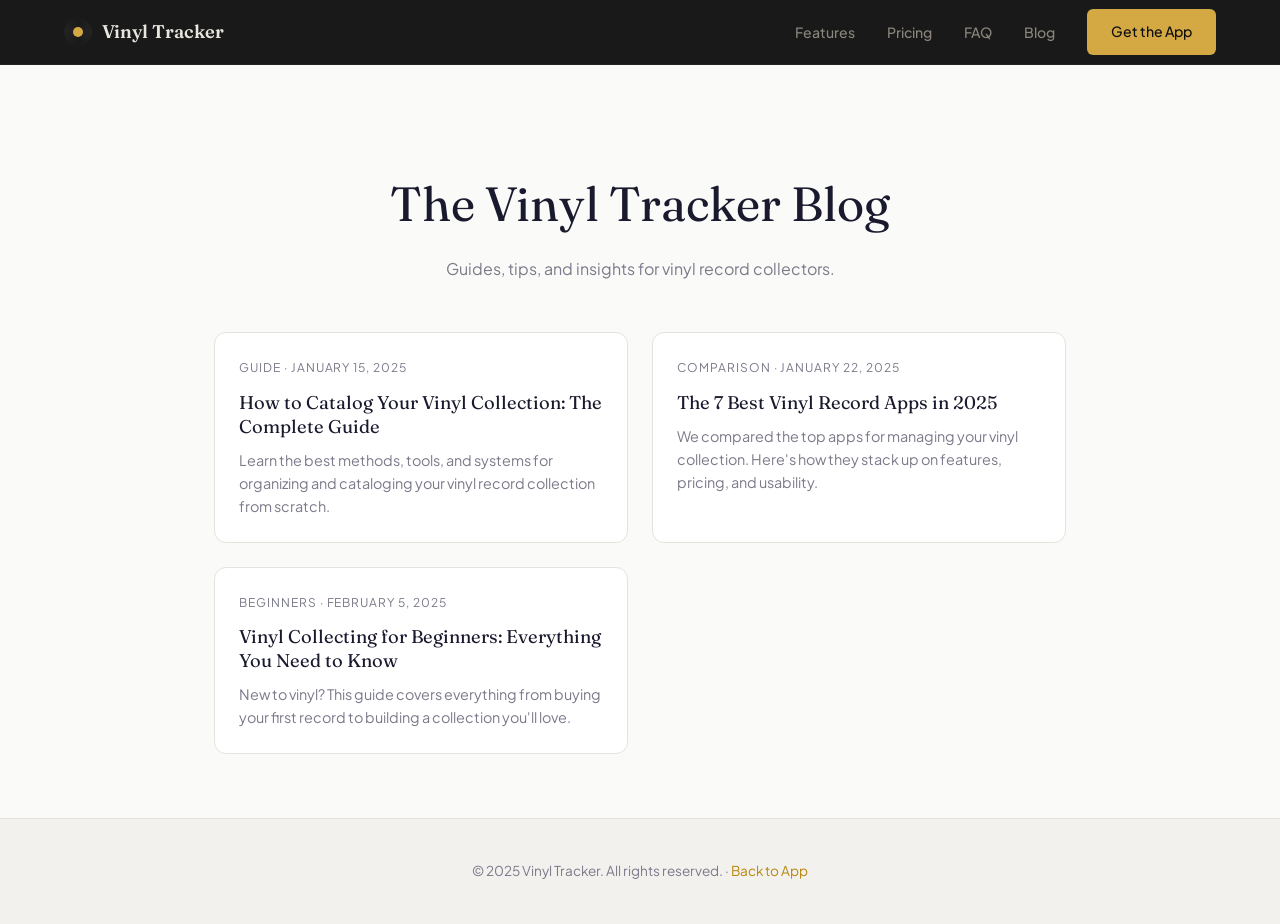
<file: blog/index.html>
<!DOCTYPE html>
<html lang="en">
<head>
    <meta charset="UTF-8">
    <meta name="viewport" content="width=device-width, initial-scale=1.0">
    <title>Vinyl Tracker Blog — Tips, Guides & News for Record Collectors</title>
    <meta name="description" content="Expert guides, tips, and news for vinyl record collectors. Learn how to catalog, organize, and grow your record collection.">
    <link rel="canonical" href="https://vinyltracker.app/blog/">
    <meta property="og:title" content="Vinyl Tracker Blog — Tips & Guides for Record Collectors">
    <meta property="og:description" content="Expert guides, tips, and news for vinyl record collectors.">
    <meta property="og:url" content="https://vinyltracker.app/blog/">
    <meta property="og:type" content="website">
    <link rel="icon" type="image/svg+xml" href="../favicon.svg">
    <link rel="stylesheet" href="blog.css">
</head>
<body>
<nav class="site-nav">
    <div class="container">
        <a href="/vinyl-tracker/" class="logo">
            <span class="logo-mark"></span>
            Vinyl Tracker
        </a>
        <button class="menu-toggle" onclick="document.querySelector('.nav-links').classList.toggle('open')" aria-label="Toggle menu">
            <svg width="22" height="22" viewBox="0 0 24 24" fill="none" stroke="currentColor" stroke-width="2">
                <line x1="3" y1="6" x2="21" y2="6"/><line x1="3" y1="12" x2="21" y2="12"/><line x1="3" y1="18" x2="21" y2="18"/>
            </svg>
        </button>
        <ul class="nav-links">
            <li><a href="/vinyl-tracker/#features">Features</a></li>
            <li><a href="/vinyl-tracker/#pricing">Pricing</a></li>
            <li><a href="/vinyl-tracker/#faq">FAQ</a></li>
            <li><a href="/vinyl-tracker/blog/">Blog</a></li>
            <li><a href="/vinyl-tracker/app/" class="btn btn-gold">Get the App</a></li>
        </ul>
    </div>
</nav>

<header class="blog-hero">
    <div class="container">
        <h1>The Vinyl Tracker Blog</h1>
        <p>Guides, tips, and insights for vinyl record collectors.</p>
    </div>
</header>

<main class="container">
    <div class="blog-grid">
        <article class="blog-card">
            <div class="blog-card-body">
                <div class="blog-card-meta">Guide · January 15, 2025</div>
                <h2><a href="how-to-catalog-vinyl-collection.html">How to Catalog Your Vinyl Collection: The Complete Guide</a></h2>
                <p>Learn the best methods, tools, and systems for organizing and cataloging your vinyl record collection from scratch.</p>
            </div>
        </article>
        <article class="blog-card">
            <div class="blog-card-body">
                <div class="blog-card-meta">Comparison · January 22, 2025</div>
                <h2><a href="best-vinyl-record-apps-2025.html">The 7 Best Vinyl Record Apps in 2025</a></h2>
                <p>We compared the top apps for managing your vinyl collection. Here's how they stack up on features, pricing, and usability.</p>
            </div>
        </article>
        <article class="blog-card">
            <div class="blog-card-body">
                <div class="blog-card-meta">Beginners · February 5, 2025</div>
                <h2><a href="vinyl-collecting-beginners-guide.html">Vinyl Collecting for Beginners: Everything You Need to Know</a></h2>
                <p>New to vinyl? This guide covers everything from buying your first record to building a collection you'll love.</p>
            </div>
        </article>
    </div>
</main>

<footer class="blog-footer">
    <div class="container">
        <p>© 2025 Vinyl Tracker. All rights reserved. · <a href="/vinyl-tracker/">Back to App</a></p>
    </div>
</footer>
</body>
</html>
</file>
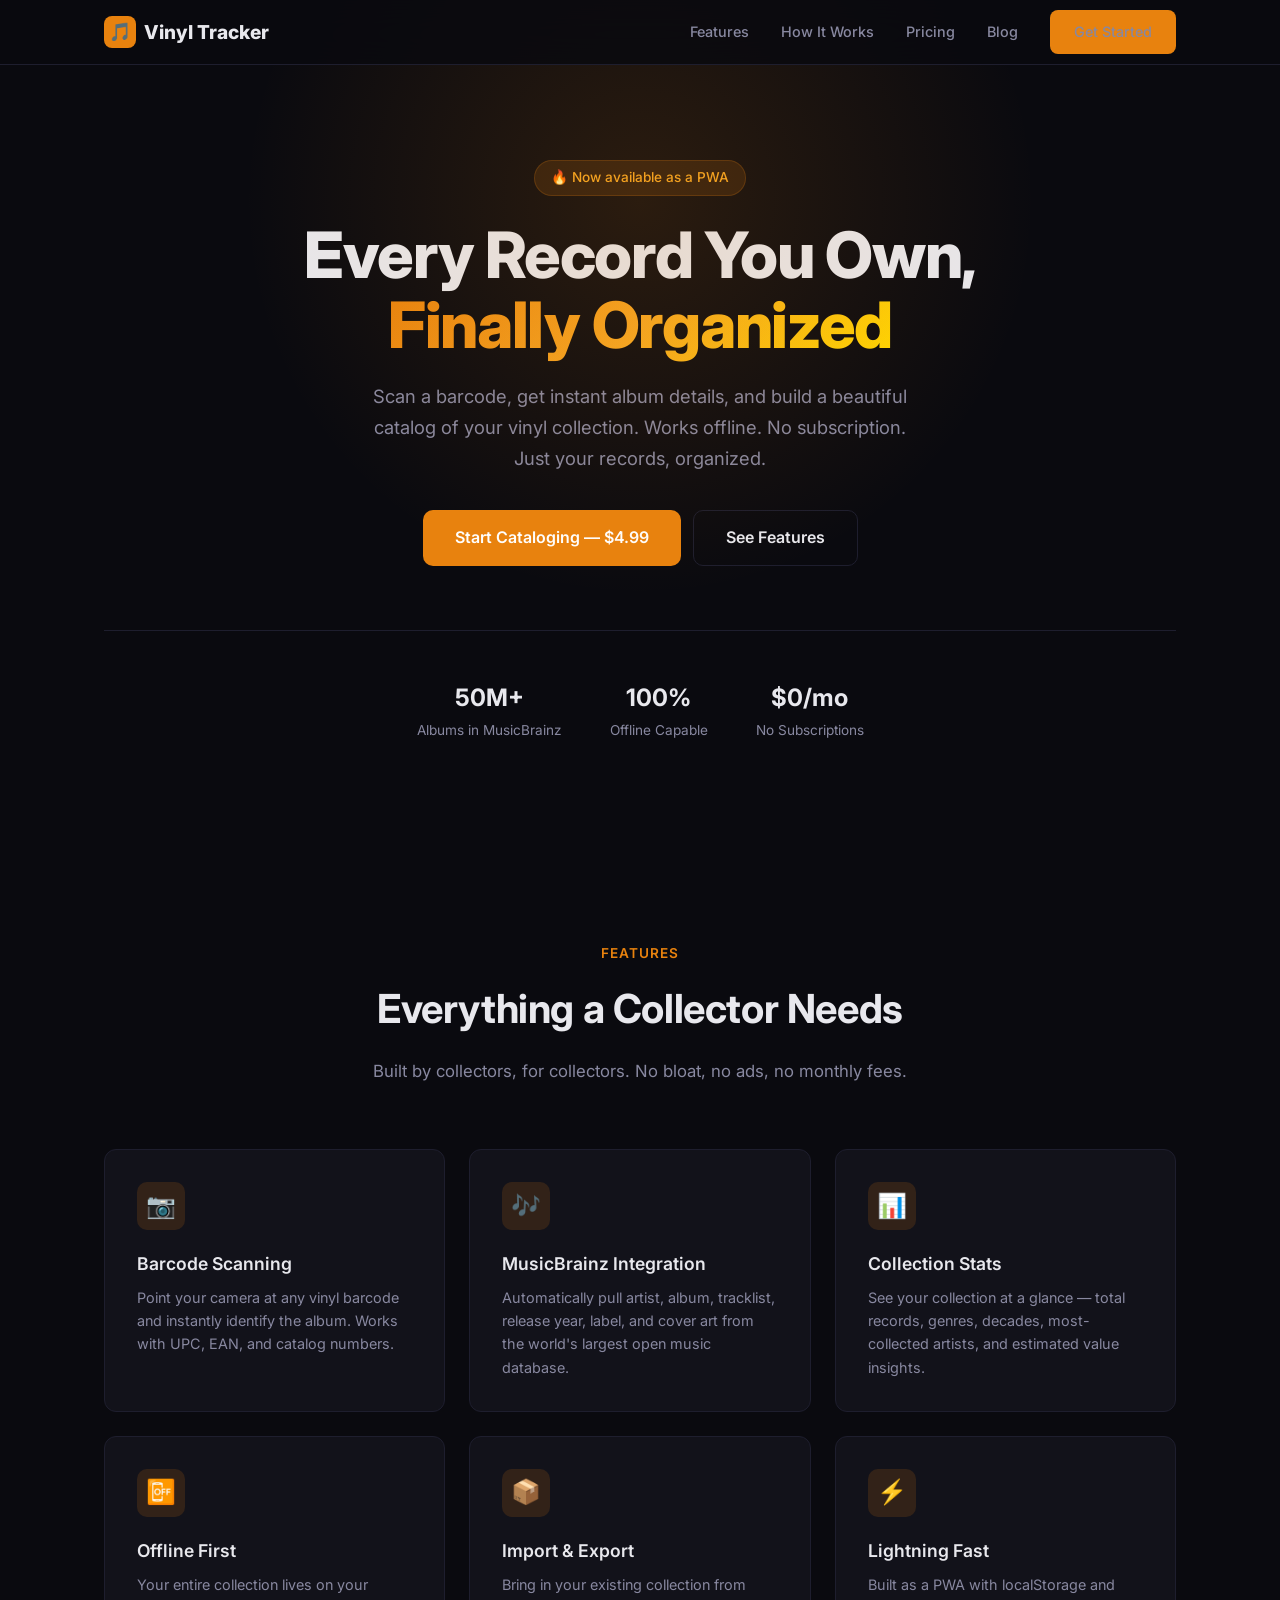
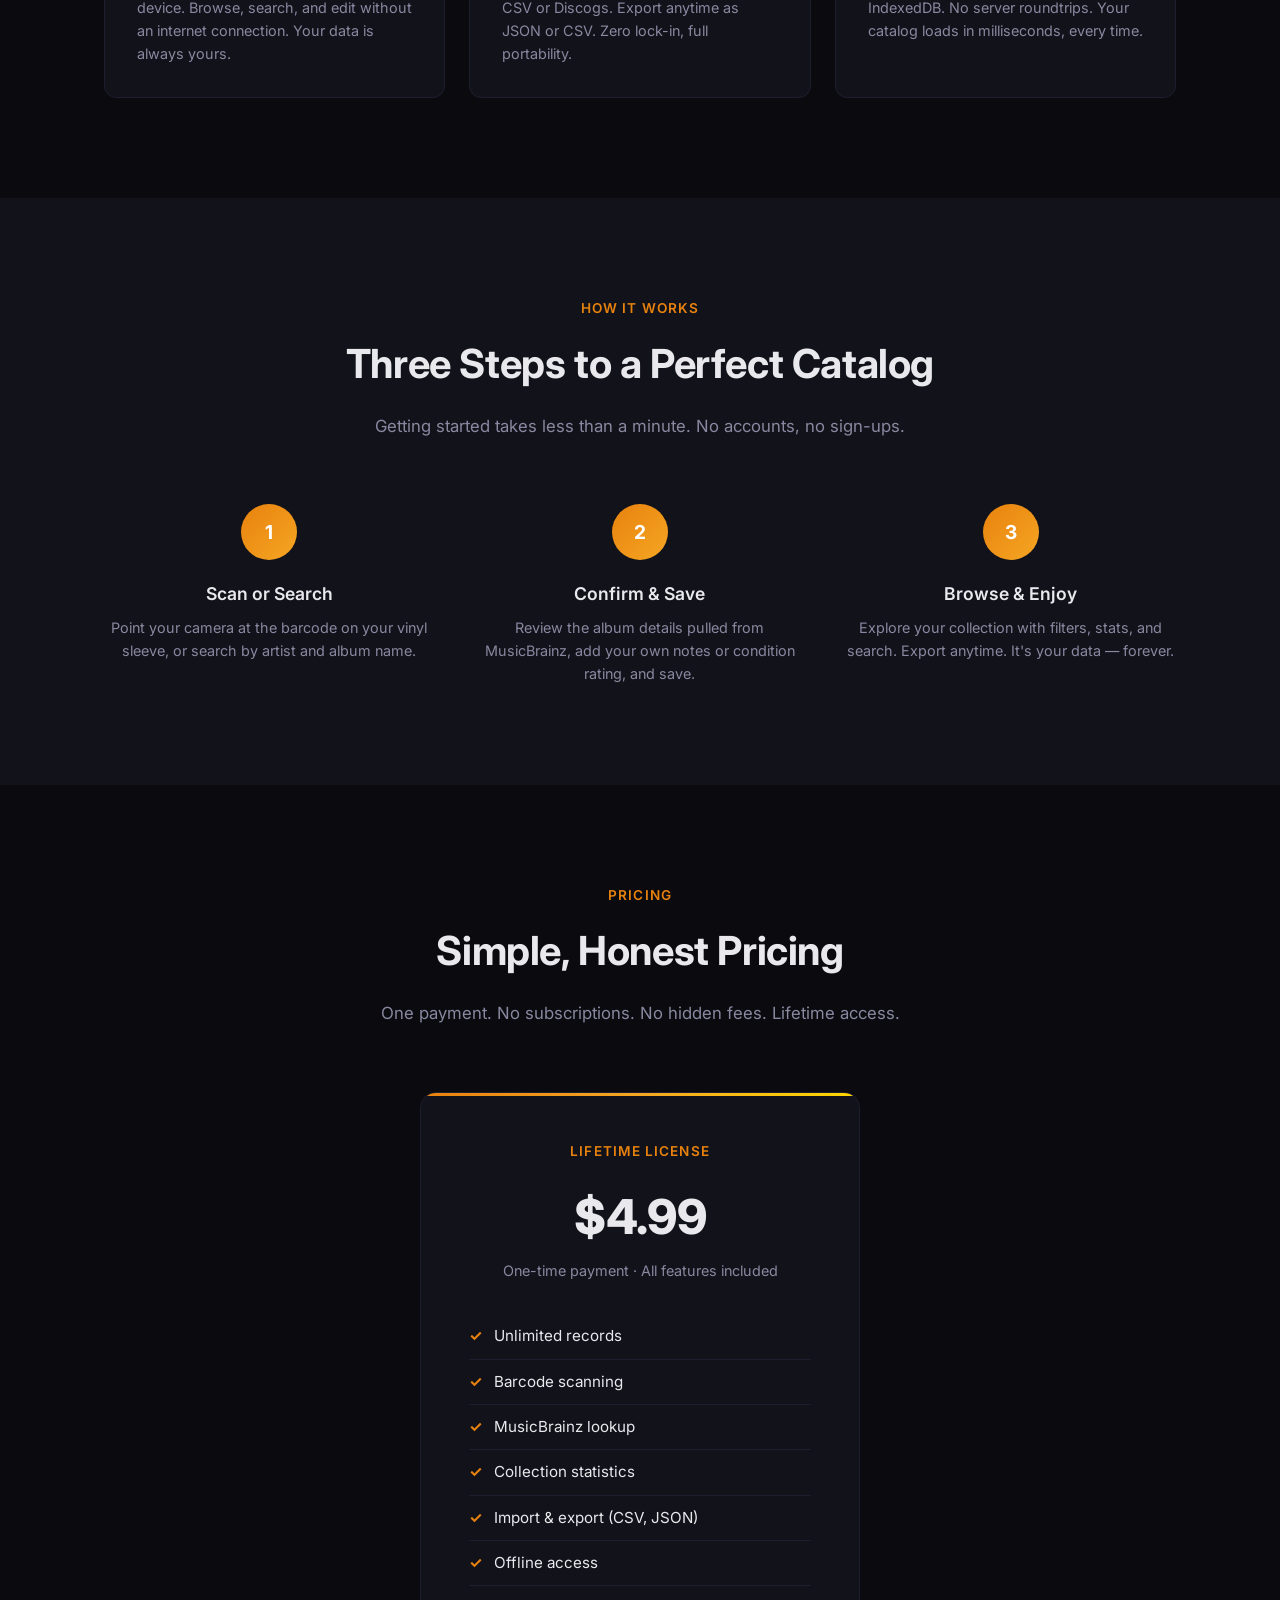
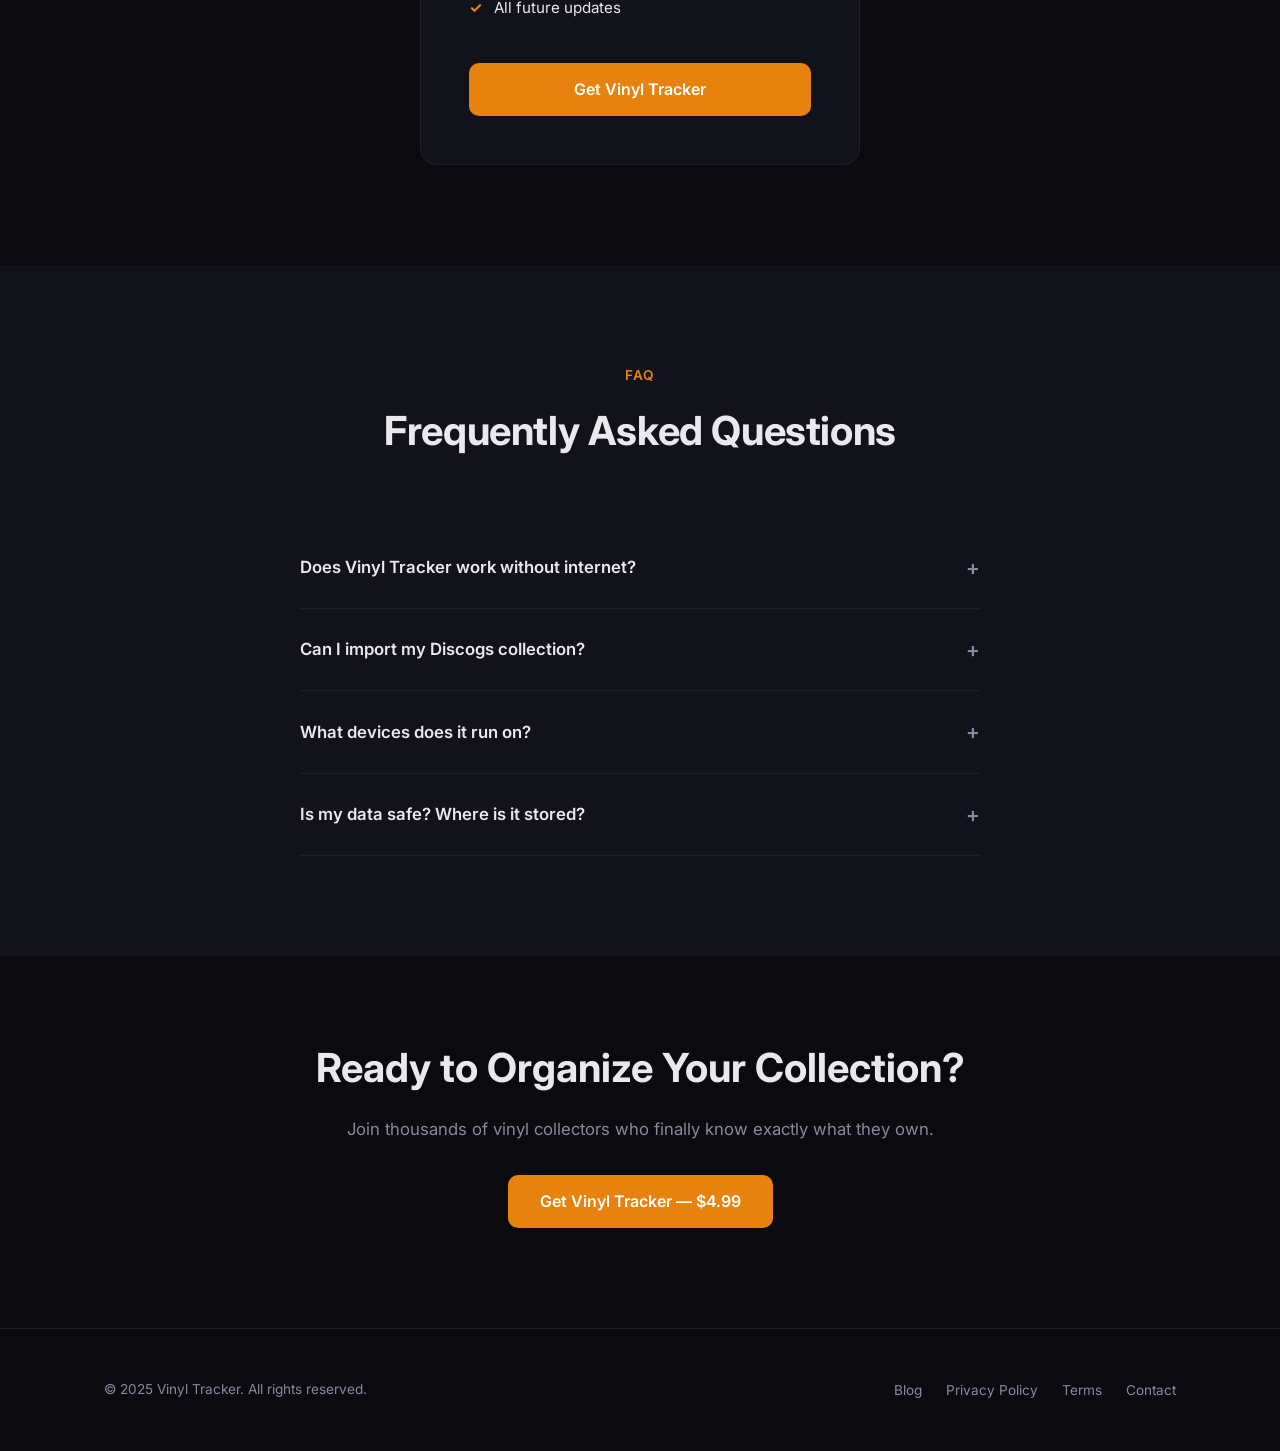
<file: index-backup.html>
<!DOCTYPE html>
<html lang="en">
<head>
    <meta charset="UTF-8">
    <meta name="viewport" content="width=device-width, initial-scale=1.0">
    <title>Vinyl Tracker — Catalog Your Record Collection Instantly</title>
    <meta name="description" content="Vinyl Tracker is the easiest way to catalog, organize, and track your vinyl record collection. Scan barcodes, get album details from MusicBrainz, and manage your collection offline.">
    <meta name="keywords" content="vinyl tracker, record collection app, vinyl catalog, barcode scanner vinyl, MusicBrainz, vinyl collection manager">
    <meta name="author" content="Vinyl Tracker">
    <meta name="robots" content="index, follow">
    <link rel="canonical" href="https://vinyltracker.app/">
    <meta property="og:type" content="website">
    <meta property="og:title" content="Vinyl Tracker — Catalog Your Record Collection Instantly">
    <meta property="og:description" content="Scan barcodes, pull album data from MusicBrainz, and manage your entire vinyl collection offline. One-time purchase, no subscriptions.">
    <meta property="og:url" content="https://vinyltracker.app/">
    <meta property="og:site_name" content="Vinyl Tracker">
    <meta property="og:image" content="https://vinyltracker.app/og-image.png">
    <meta property="og:image:width" content="1200">
    <meta property="og:image:height" content="630">
    <meta name="twitter:card" content="summary_large_image">
    <meta name="twitter:title" content="Vinyl Tracker — Catalog Your Record Collection Instantly">
    <meta name="twitter:description" content="Scan barcodes, pull album data from MusicBrainz, and manage your entire vinyl collection offline.">
    <meta name="twitter:image" content="https://vinyltracker.app/og-image.png">
    <script type="application/ld+json">
    {
        "@context": "https://schema.org",
        "@type": "SoftwareApplication",
        "name": "Vinyl Tracker",
        "description": "A progressive web app for vinyl record collectors. Scan barcodes, get album details from MusicBrainz, manage your collection offline.",
        "applicationCategory": "MultimediaApplication",
        "operatingSystem": "Web",
        "offers": {
            "@type": "Offer",
            "price": "4.99",
            "priceCurrency": "USD"
        },
        "featureList": ["Barcode scanning","MusicBrainz API integration","Offline-first architecture","Collection statistics","Import and export","Collection management"],
        "url": "https://vinyltracker.app"
    }
    </script>
    <link rel="preconnect" href="https://fonts.googleapis.com">
    <link rel="preconnect" href="https://fonts.gstatic.com" crossorigin>
    <link href="https://fonts.googleapis.com/css2?family=Inter:wght@400;500;600;700;800&display=swap" rel="stylesheet">
    <style>
        *,*::before,*::after{margin:0;padding:0;box-sizing:border-box}
        :root{--bg:#0a0a0f;--bg-card:#12121a;--bg-card-hover:#1a1a25;--text:#e8e8ed;--text-muted:#8888a0;--accent:#e8820e;--accent-light:#f5a623;--accent-glow:rgba(232,130,14,0.15);--border:#1e1e2e;--radius:12px}
        html{scroll-behavior:smooth}
        body{font-family:'Inter',-apple-system,sans-serif;background:var(--bg);color:var(--text);line-height:1.6;-webkit-font-smoothing:antialiased}
        a{color:inherit;text-decoration:none}
        .container{max-width:1120px;margin:0 auto;padding:0 24px}
        nav{position:fixed;top:0;left:0;right:0;z-index:100;background:rgba(10,10,15,0.85);backdrop-filter:blur(16px);border-bottom:1px solid var(--border)}
        nav .container{display:flex;align-items:center;justify-content:space-between;height:64px}
        .logo{font-weight:800;font-size:1.2rem;display:flex;align-items:center;gap:8px}
        .logo-icon{width:32px;height:32px;background:var(--accent);border-radius:8px;display:flex;align-items:center;justify-content:center;font-size:18px}
        .nav-links{display:flex;align-items:center;gap:32px;list-style:none}
        .nav-links a{font-size:.9rem;font-weight:500;color:var(--text-muted);transition:color .2s}
        .nav-links a:hover{color:var(--text)}
        .btn{display:inline-flex;align-items:center;justify-content:center;padding:10px 24px;border-radius:8px;font-weight:600;font-size:.9rem;border:none;cursor:pointer;transition:all .2s;font-family:inherit}
        .btn-primary{background:var(--accent);color:#fff}
        .btn-primary:hover{background:var(--accent-light);transform:translateY(-1px);box-shadow:0 8px 24px rgba(232,130,14,0.3)}
        .btn-ghost{background:transparent;color:var(--text);border:1px solid var(--border)}
        .btn-ghost:hover{border-color:var(--text-muted)}
        .btn-lg{padding:14px 32px;font-size:1rem;border-radius:10px}
        .hero{padding:160px 0 100px;text-align:center;position:relative;overflow:hidden}
        .hero::before{content:'';position:absolute;top:-200px;left:50%;transform:translateX(-50%);width:800px;height:800px;background:radial-gradient(circle,var(--accent-glow) 0%,transparent 70%);pointer-events:none}
        .hero-badge{display:inline-flex;align-items:center;gap:8px;padding:6px 16px;background:var(--accent-glow);border:1px solid rgba(232,130,14,0.2);border-radius:100px;font-size:.85rem;font-weight:500;color:var(--accent-light);margin-bottom:24px}
        .hero h1{font-size:clamp(2.5rem,6vw,4rem);font-weight:800;line-height:1.1;margin-bottom:20px;letter-spacing:-.02em}
        .hero h1 .gradient{background:linear-gradient(135deg,var(--accent),var(--accent-light),#ffd700);-webkit-background-clip:text;-webkit-text-fill-color:transparent;background-clip:text}
        .hero p{font-size:1.15rem;color:var(--text-muted);max-width:560px;margin:0 auto 36px;line-height:1.7}
        .hero-buttons{display:flex;gap:12px;justify-content:center;flex-wrap:wrap}
        .hero-stats{display:flex;justify-content:center;gap:48px;margin-top:64px;padding-top:48px;border-top:1px solid var(--border)}
        .hero-stat strong{display:block;font-size:1.5rem;font-weight:700}
        .hero-stat span{font-size:.85rem;color:var(--text-muted)}
        .section{padding:100px 0}
        .section-label{font-size:.85rem;font-weight:600;color:var(--accent);text-transform:uppercase;letter-spacing:.08em;margin-bottom:12px}
        .section-title{font-size:clamp(1.8rem,4vw,2.5rem);font-weight:700;margin-bottom:16px;letter-spacing:-.01em}
        .section-subtitle{color:var(--text-muted);font-size:1.05rem;max-width:540px;line-height:1.7}
        .section-header{text-align:center;margin-bottom:64px}
        .section-header .section-subtitle{margin:0 auto}
        .features-grid{display:grid;grid-template-columns:repeat(auto-fit,minmax(260px,1fr));gap:24px}
        .feature-card{background:var(--bg-card);border:1px solid var(--border);border-radius:var(--radius);padding:32px;transition:all .3s}
        .feature-card:hover{background:var(--bg-card-hover);border-color:rgba(232,130,14,0.2);transform:translateY(-2px)}
        .feature-icon{width:48px;height:48px;background:var(--accent-glow);border-radius:10px;display:flex;align-items:center;justify-content:center;font-size:24px;margin-bottom:20px}
        .feature-card h3{font-size:1.1rem;font-weight:600;margin-bottom:8px}
        .feature-card p{color:var(--text-muted);font-size:.9rem;line-height:1.6}
        .steps{display:grid;grid-template-columns:repeat(auto-fit,minmax(240px,1fr));gap:40px}
        .step{text-align:center}
        .step-number{width:56px;height:56px;background:linear-gradient(135deg,var(--accent),var(--accent-light));border-radius:50%;display:flex;align-items:center;justify-content:center;font-size:1.2rem;font-weight:700;margin:0 auto 20px;color:#fff}
        .step h3{font-size:1.1rem;font-weight:600;margin-bottom:8px}
        .step p{color:var(--text-muted);font-size:.9rem;line-height:1.6}
        .pricing-card{max-width:440px;margin:0 auto;background:var(--bg-card);border:1px solid var(--border);border-radius:16px;padding:48px;text-align:center;position:relative;overflow:hidden}
        .pricing-card::before{content:'';position:absolute;top:0;left:0;right:0;height:3px;background:linear-gradient(90deg,var(--accent),var(--accent-light),#ffd700)}
        .pricing-card .price{font-size:3rem;font-weight:800;margin:16px 0 4px}
        .pricing-card .price-sub{color:var(--text-muted);font-size:.9rem;margin-bottom:32px}
        .pricing-features{list-style:none;text-align:left;margin-bottom:32px}
        .pricing-features li{padding:10px 0;font-size:.95rem;display:flex;align-items:center;gap:12px;border-bottom:1px solid var(--border)}
        .pricing-features li:last-child{border:none}
        .check{color:var(--accent);font-weight:700}
        .faq-list{max-width:680px;margin:0 auto}
        .faq-item{border-bottom:1px solid var(--border);padding:24px 0}
        .faq-item summary{font-weight:600;font-size:1.05rem;cursor:pointer;list-style:none;display:flex;justify-content:space-between;align-items:center}
        .faq-item summary::after{content:'+';font-size:1.3rem;color:var(--text-muted)}
        .faq-item[open] summary::after{content:'−'}
        .faq-item p{color:var(--text-muted);font-size:.95rem;margin-top:12px;line-height:1.7}
        .cta-section{text-align:center;padding:80px 0 100px}
        .cta-section h2{font-size:clamp(1.8rem,4vw,2.5rem);font-weight:700;margin-bottom:16px}
        .cta-section p{color:var(--text-muted);font-size:1.05rem;margin-bottom:32px}
        footer{border-top:1px solid var(--border);padding:48px 0}
        .footer-content{display:flex;justify-content:space-between;align-items:center;flex-wrap:wrap;gap:16px}
        .footer-links{display:flex;gap:24px;list-style:none}
        .footer-links a{font-size:.85rem;color:var(--text-muted);transition:color .2s}
        .footer-links a:hover{color:var(--text)}
        .footer-copy{font-size:.85rem;color:var(--text-muted)}
        .menu-toggle{display:none;background:none;border:none;color:var(--text);font-size:1.5rem;cursor:pointer}
        @media(max-width:768px){.menu-toggle{display:block}.nav-links{display:none;position:absolute;top:64px;left:0;right:0;background:rgba(10,10,15,0.98);flex-direction:column;padding:24px;gap:16px;border-bottom:1px solid var(--border)}.nav-links.open{display:flex}.hero-stats{gap:24px;flex-wrap:wrap}}
        @media(max-width:480px){.hero{padding:120px 0 64px}.section{padding:64px 0}.pricing-card{padding:32px 24px}}
    </style>
</head>
<body>
<nav>
    <div class="container">
        <a href="/" class="logo"><span class="logo-icon">🎵</span> Vinyl Tracker</a>
        <button class="menu-toggle" onclick="document.querySelector('.nav-links').classList.toggle('open')" aria-label="Toggle menu">☰</button>
        <ul class="nav-links">
            <li><a href="#features">Features</a></li>
            <li><a href="#how-it-works">How It Works</a></li>
            <li><a href="#pricing">Pricing</a></li>
            <li><a href="/blog/">Blog</a></li>
            <li><a href="/vinyl-tracker/app/" class="btn btn-primary">Get Started</a></li>
        </ul>
    </div>
</nav>

<section class="hero">
    <div class="container">
        <div class="hero-badge">🔥 Now available as a PWA</div>
        <h1>Every Record You Own,<br><span class="gradient">Finally Organized</span></h1>
        <p>Scan a barcode, get instant album details, and build a beautiful catalog of your vinyl collection. Works offline. No subscription. Just your records, organized.</p>
        <div class="hero-buttons">
            <a href="/vinyl-tracker/app/" class="btn btn-primary btn-lg">Start Cataloging — $4.99</a>
            <a href="#features" class="btn btn-ghost btn-lg">See Features</a>
        </div>
        <div class="hero-stats">
            <div class="hero-stat"><strong>50M+</strong><span>Albums in MusicBrainz</span></div>
            <div class="hero-stat"><strong>100%</strong><span>Offline Capable</span></div>
            <div class="hero-stat"><strong>$0/mo</strong><span>No Subscriptions</span></div>
        </div>
    </div>
</section>

<section class="section" id="features">
    <div class="container">
        <div class="section-header">
            <p class="section-label">Features</p>
            <h2 class="section-title">Everything a Collector Needs</h2>
            <p class="section-subtitle">Built by collectors, for collectors. No bloat, no ads, no monthly fees.</p>
        </div>
        <div class="features-grid">
            <div class="feature-card"><div class="feature-icon">📷</div><h3>Barcode Scanning</h3><p>Point your camera at any vinyl barcode and instantly identify the album. Works with UPC, EAN, and catalog numbers.</p></div>
            <div class="feature-card"><div class="feature-icon">🎶</div><h3>MusicBrainz Integration</h3><p>Automatically pull artist, album, tracklist, release year, label, and cover art from the world's largest open music database.</p></div>
            <div class="feature-card"><div class="feature-icon">📊</div><h3>Collection Stats</h3><p>See your collection at a glance — total records, genres, decades, most-collected artists, and estimated value insights.</p></div>
            <div class="feature-card"><div class="feature-icon">📴</div><h3>Offline First</h3><p>Your entire collection lives on your device. Browse, search, and edit without an internet connection. Your data is always yours.</p></div>
            <div class="feature-card"><div class="feature-icon">📦</div><h3>Import & Export</h3><p>Bring in your existing collection from CSV or Discogs. Export anytime as JSON or CSV. Zero lock-in, full portability.</p></div>
            <div class="feature-card"><div class="feature-icon">⚡</div><h3>Lightning Fast</h3><p>Built as a PWA with localStorage and IndexedDB. No server roundtrips. Your catalog loads in milliseconds, every time.</p></div>
        </div>
    </div>
</section>

<section class="section" id="how-it-works" style="background:var(--bg-card)">
    <div class="container">
        <div class="section-header">
            <p class="section-label">How It Works</p>
            <h2 class="section-title">Three Steps to a Perfect Catalog</h2>
            <p class="section-subtitle">Getting started takes less than a minute. No accounts, no sign-ups.</p>
        </div>
        <div class="steps">
            <div class="step"><div class="step-number">1</div><h3>Scan or Search</h3><p>Point your camera at the barcode on your vinyl sleeve, or search by artist and album name.</p></div>
            <div class="step"><div class="step-number">2</div><h3>Confirm & Save</h3><p>Review the album details pulled from MusicBrainz, add your own notes or condition rating, and save.</p></div>
            <div class="step"><div class="step-number">3</div><h3>Browse & Enjoy</h3><p>Explore your collection with filters, stats, and search. Export anytime. It's your data — forever.</p></div>
        </div>
    </div>
</section>

<section class="section" id="pricing">
    <div class="container">
        <div class="section-header">
            <p class="section-label">Pricing</p>
            <h2 class="section-title">Simple, Honest Pricing</h2>
            <p class="section-subtitle">One payment. No subscriptions. No hidden fees. Lifetime access.</p>
        </div>
        <div class="pricing-card">
            <p class="section-label">Lifetime License</p>
            <p class="price">$4.99</p>
            <p class="price-sub">One-time payment · All features included</p>
            <ul class="pricing-features">
                <li><span class="check">✓</span> Unlimited records</li>
                <li><span class="check">✓</span> Barcode scanning</li>
                <li><span class="check">✓</span> MusicBrainz lookup</li>
                <li><span class="check">✓</span> Collection statistics</li>
                <li><span class="check">✓</span> Import & export (CSV, JSON)</li>
                <li><span class="check">✓</span> Offline access</li>
                <li><span class="check">✓</span> All future updates</li>
            </ul>
            <a href="/vinyl-tracker/app/" class="btn btn-primary btn-lg" style="width:100%">Get Vinyl Tracker</a>
        </div>
    </div>
</section>

<section class="section" id="faq" style="background:var(--bg-card)">
    <div class="container">
        <div class="section-header">
            <p class="section-label">FAQ</p>
            <h2 class="section-title">Frequently Asked Questions</h2>
        </div>
        <div class="faq-list">
            <details class="faq-item"><summary>Does Vinyl Tracker work without internet?</summary><p>Yes! Vinyl Tracker is built offline-first. Your entire collection is stored locally on your device using IndexedDB and localStorage. You can browse, search, and edit your catalog without any internet connection. You only need internet when scanning a new barcode to fetch album data from MusicBrainz.</p></details>
            <details class="faq-item"><summary>Can I import my Discogs collection?</summary><p>Absolutely. You can export your Discogs collection as a CSV file and import it directly into Vinyl Tracker. The app will match your records against MusicBrainz to fill in any missing metadata. You can also import from any standard CSV format.</p></details>
            <details class="faq-item"><summary>What devices does it run on?</summary><p>Vinyl Tracker is a Progressive Web App (PWA), which means it runs in any modern browser on any device — iPhone, Android, iPad, laptop, desktop. You can install it to your home screen for a native app experience. No app store needed.</p></details>
            <details class="faq-item"><summary>Is my data safe? Where is it stored?</summary><p>Your data lives entirely on your device. We don't have servers storing your collection — it's 100% local. You can export your entire catalog as JSON or CSV at any time for backup. Your data is yours; we never see it, sell it, or lose it.</p></details>
        </div>
    </div>
</section>

<section class="cta-section">
    <div class="container">
        <h2>Ready to Organize Your Collection?</h2>
        <p>Join thousands of vinyl collectors who finally know exactly what they own.</p>
        <a href="/vinyl-tracker/app/" class="btn btn-primary btn-lg">Get Vinyl Tracker — $4.99</a>
    </div>
</section>

<footer>
    <div class="container">
        <div class="footer-content">
            <div class="footer-copy">© 2025 Vinyl Tracker. All rights reserved.</div>
            <ul class="footer-links">
                <li><a href="/blog/">Blog</a></li>
                <li><a href="/vinyl-tracker/app/">Privacy Policy</a></li>
                <li><a href="/vinyl-tracker/app/">Terms</a></li>
                <li><a href="/vinyl-tracker/app/">Contact</a></li>
            </ul>
        </div>
    </div>
</footer>
</body>
</html>
</file>
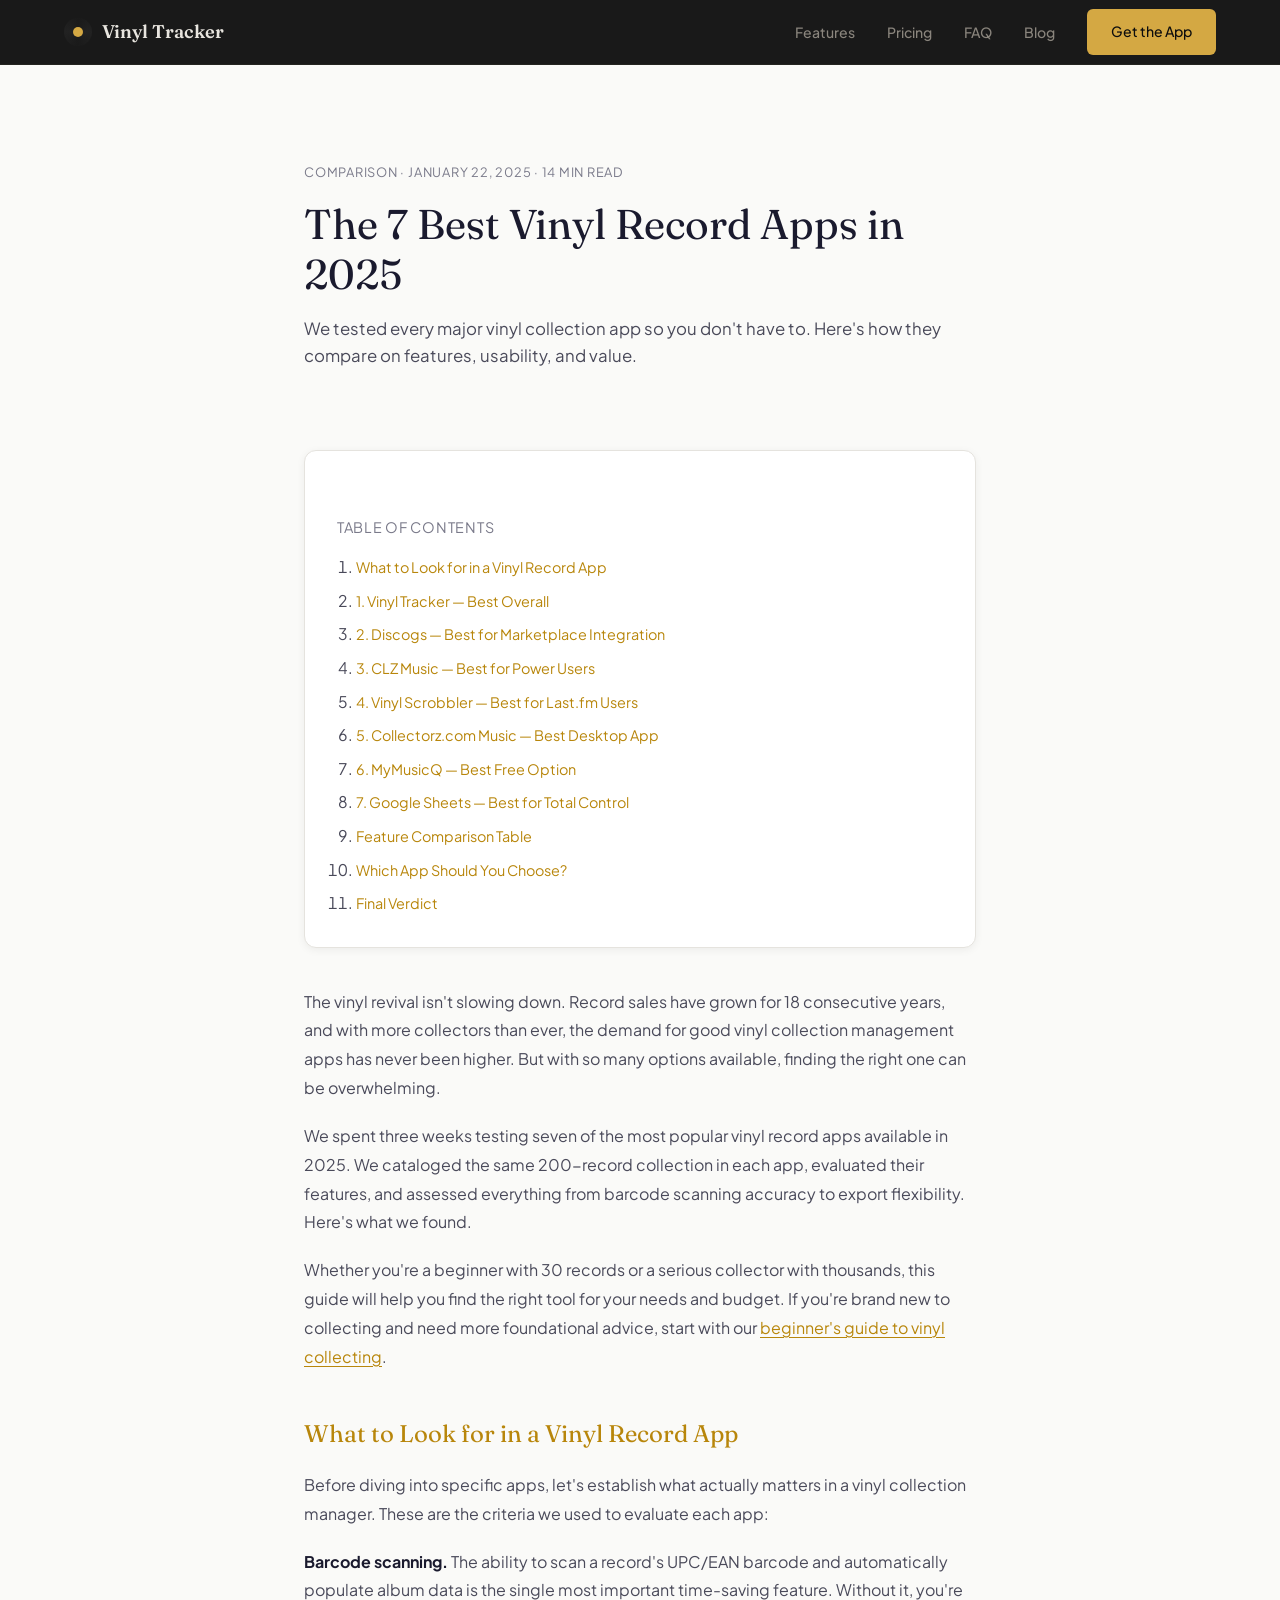
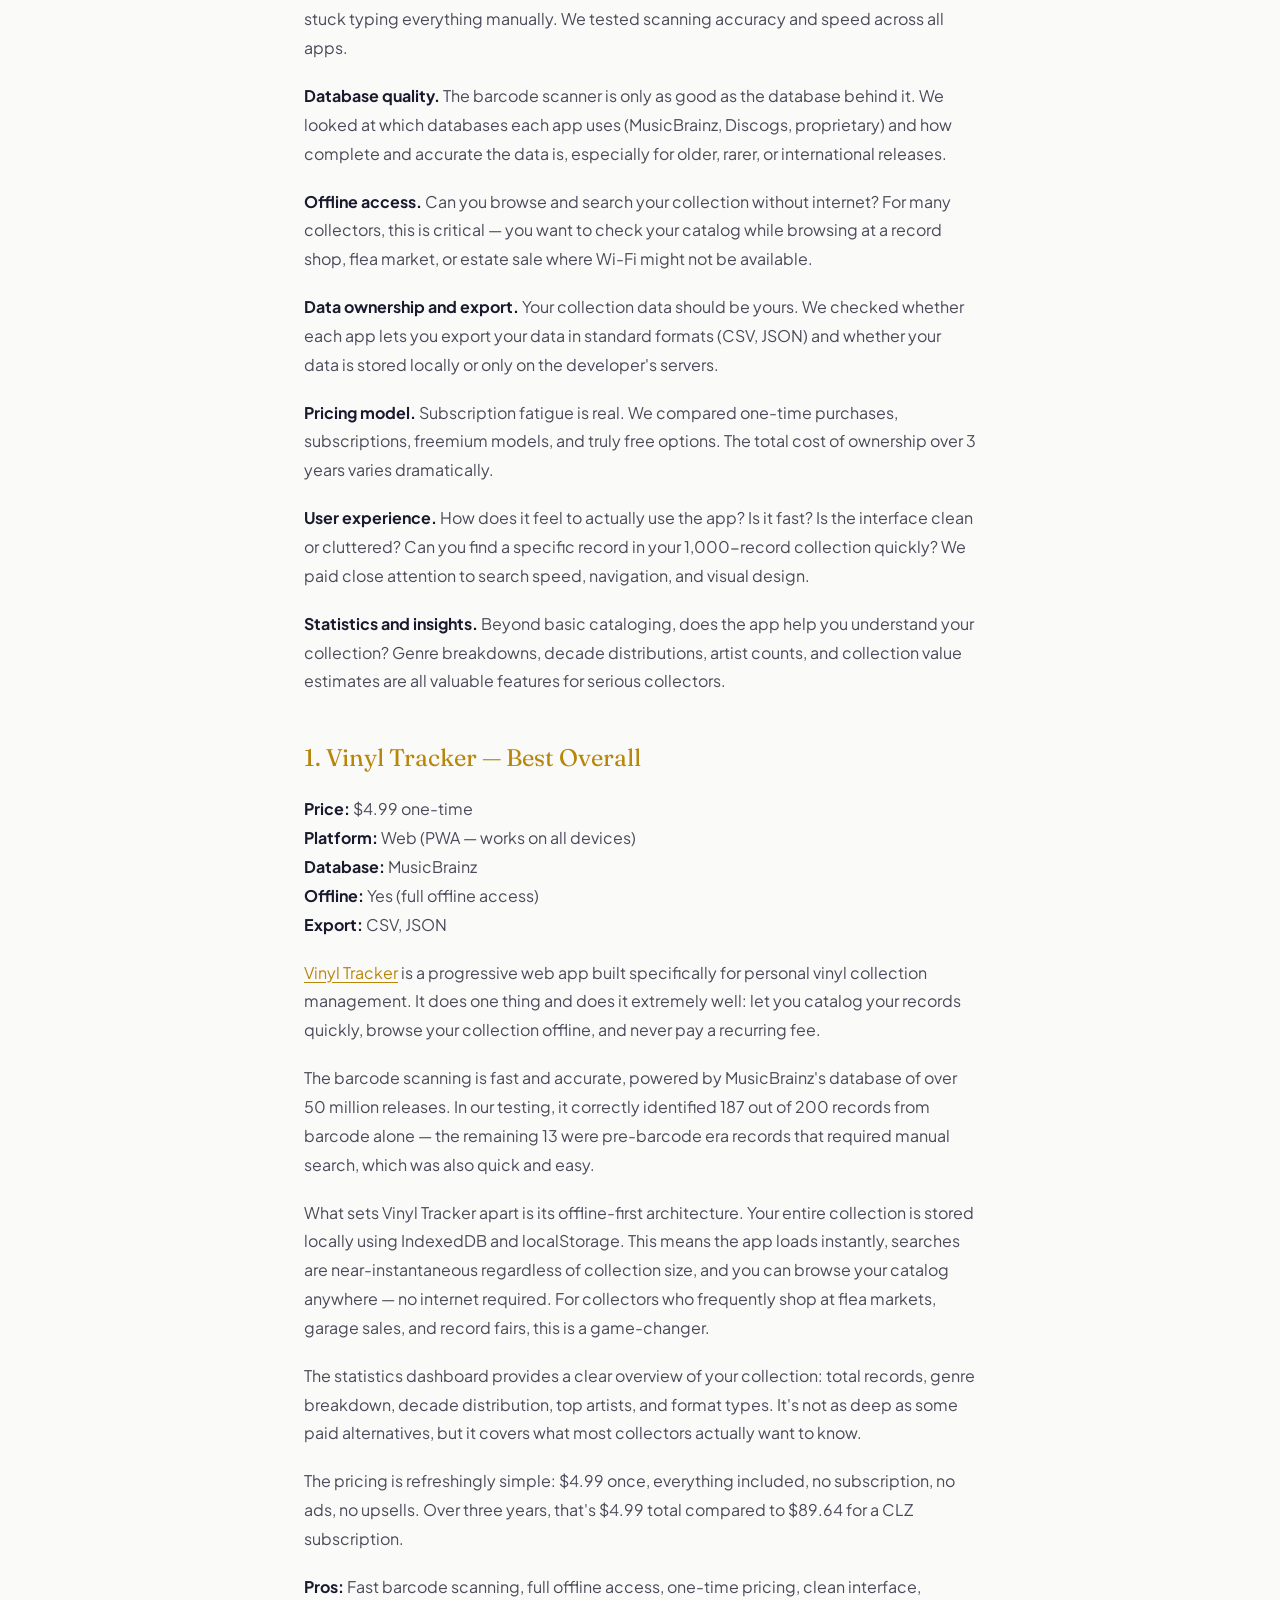
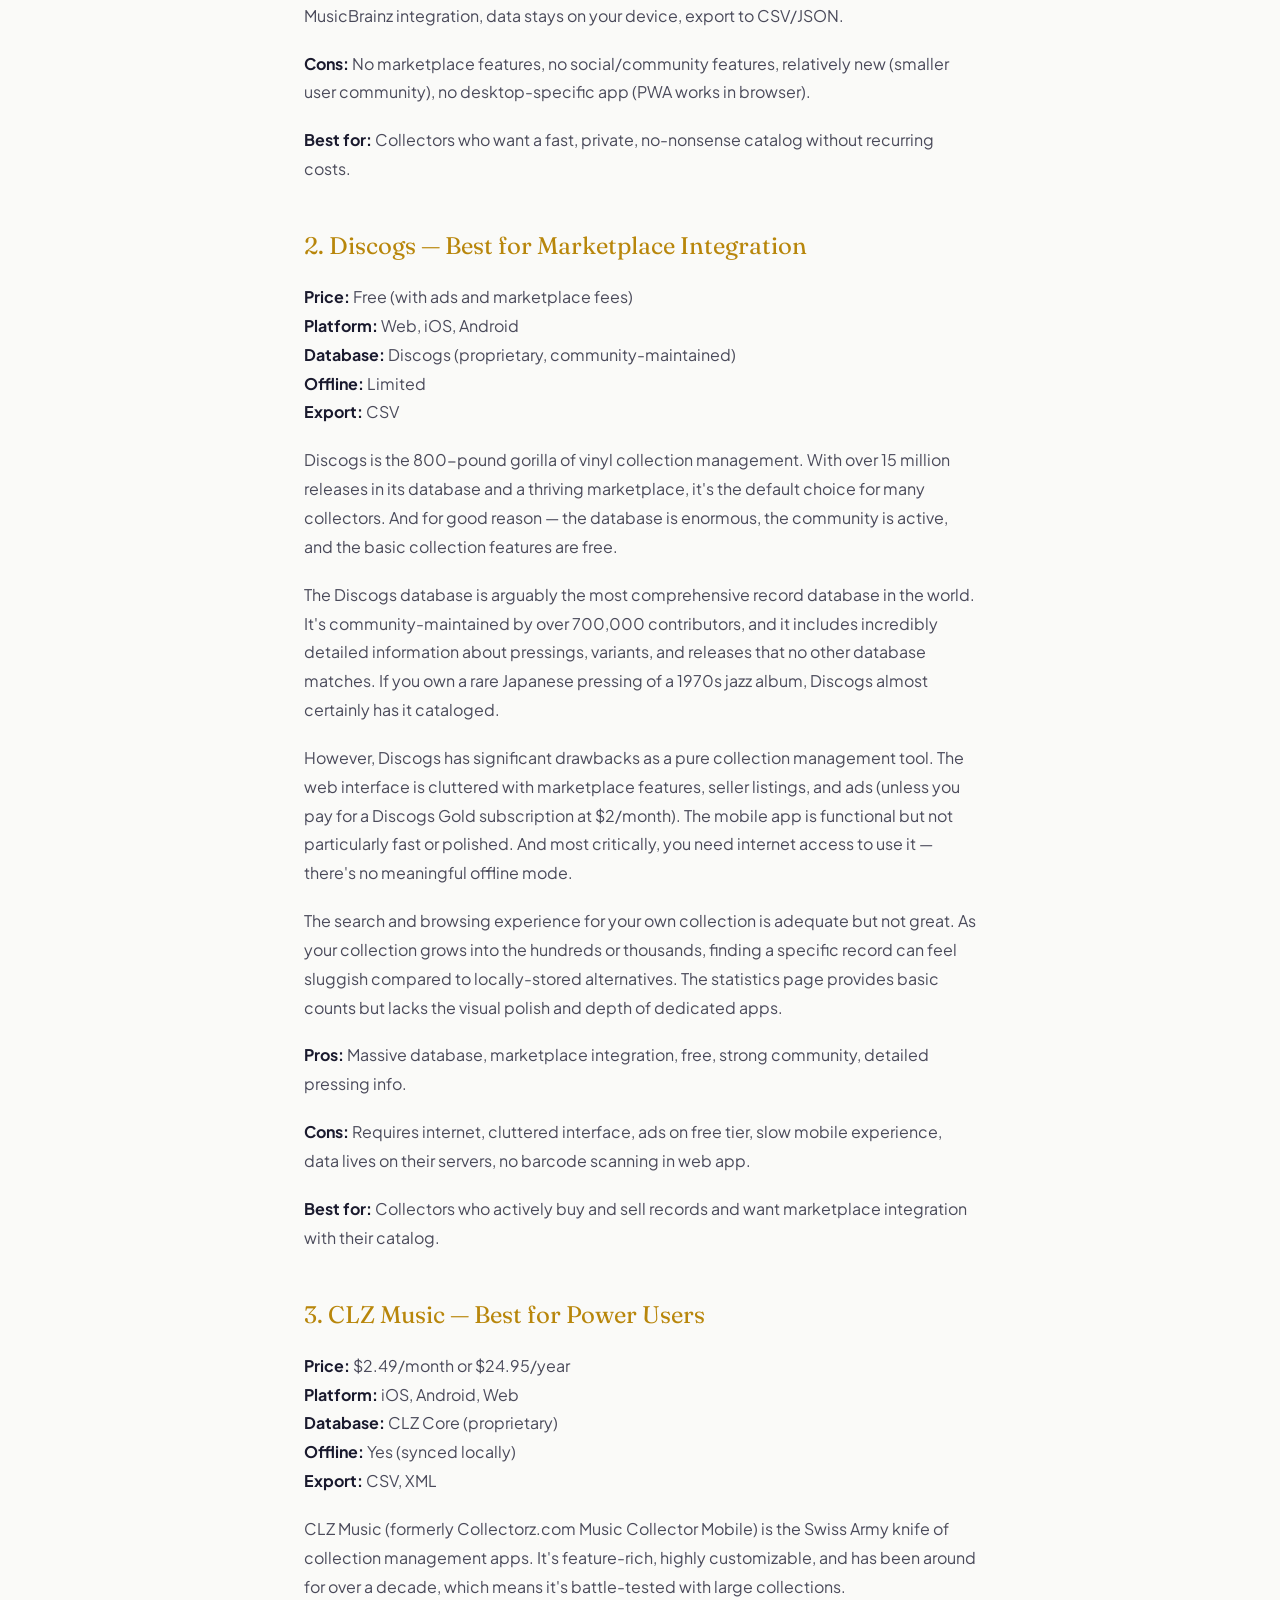
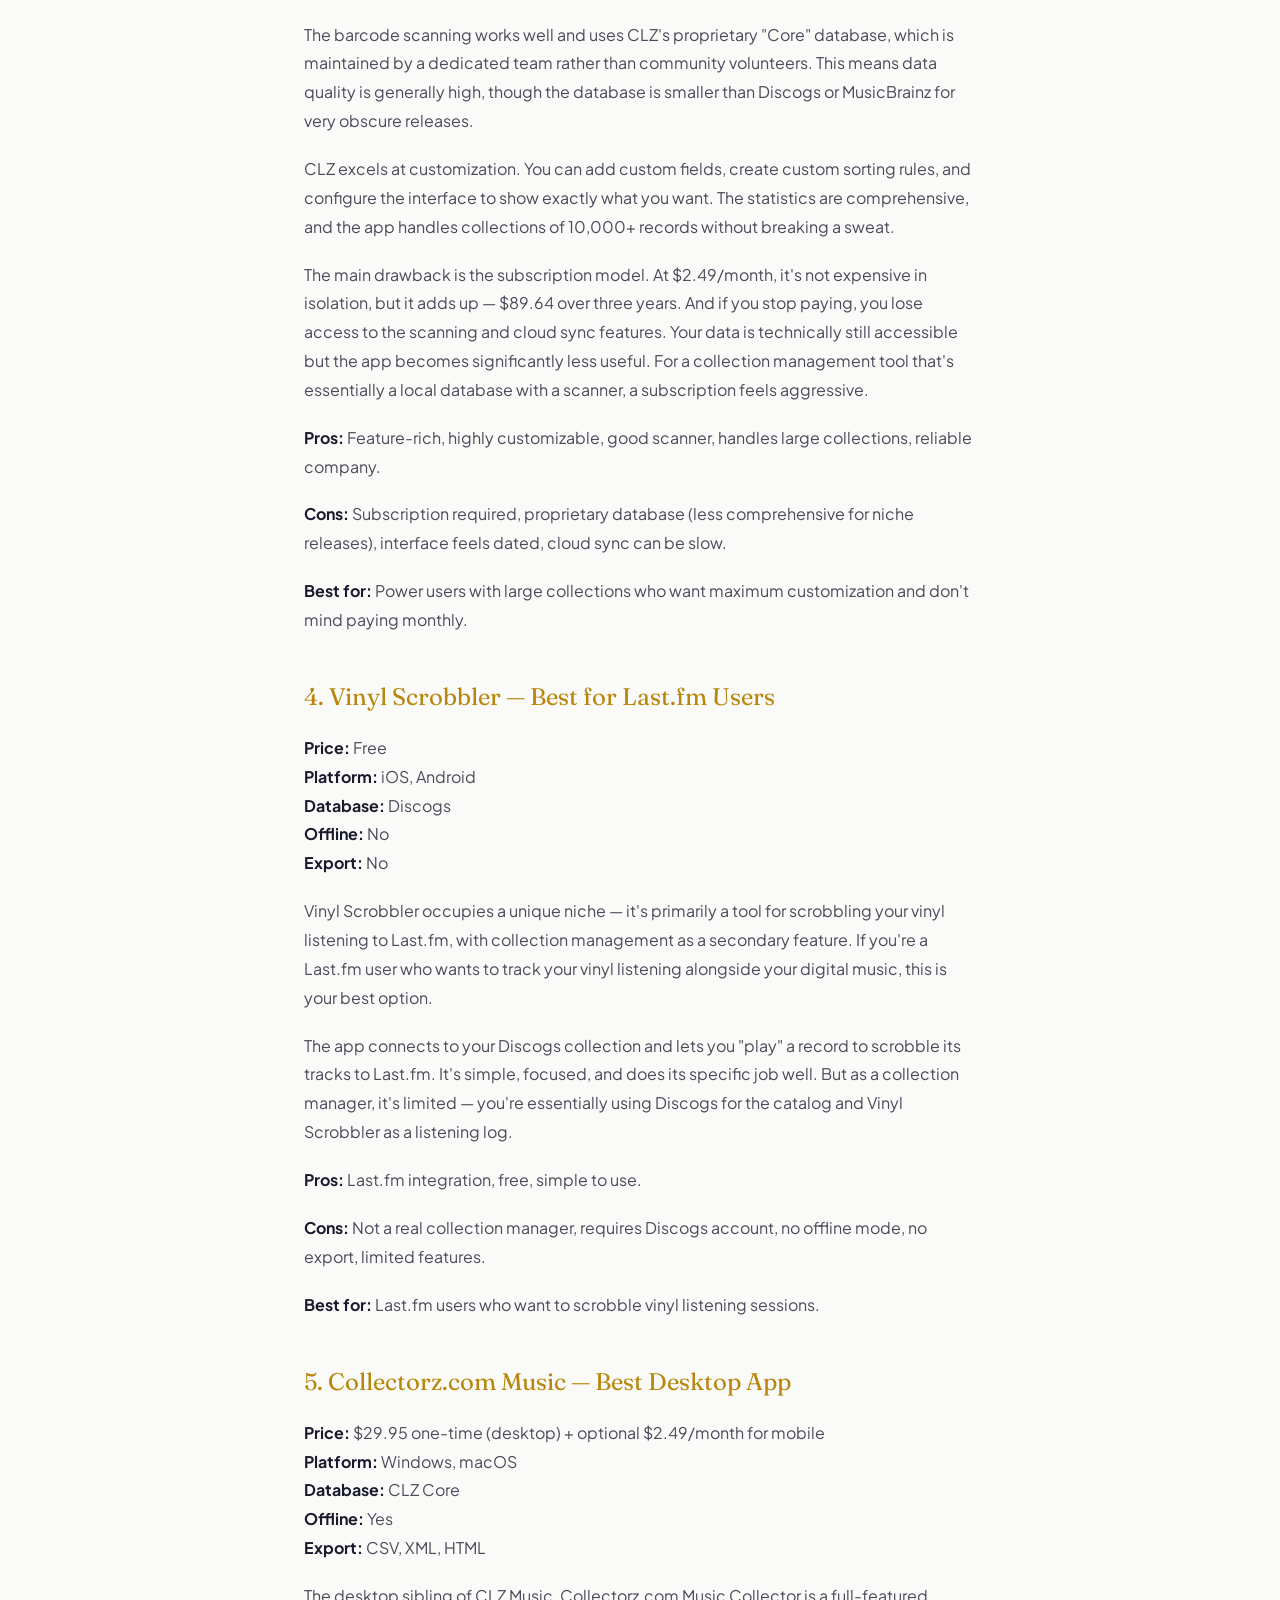
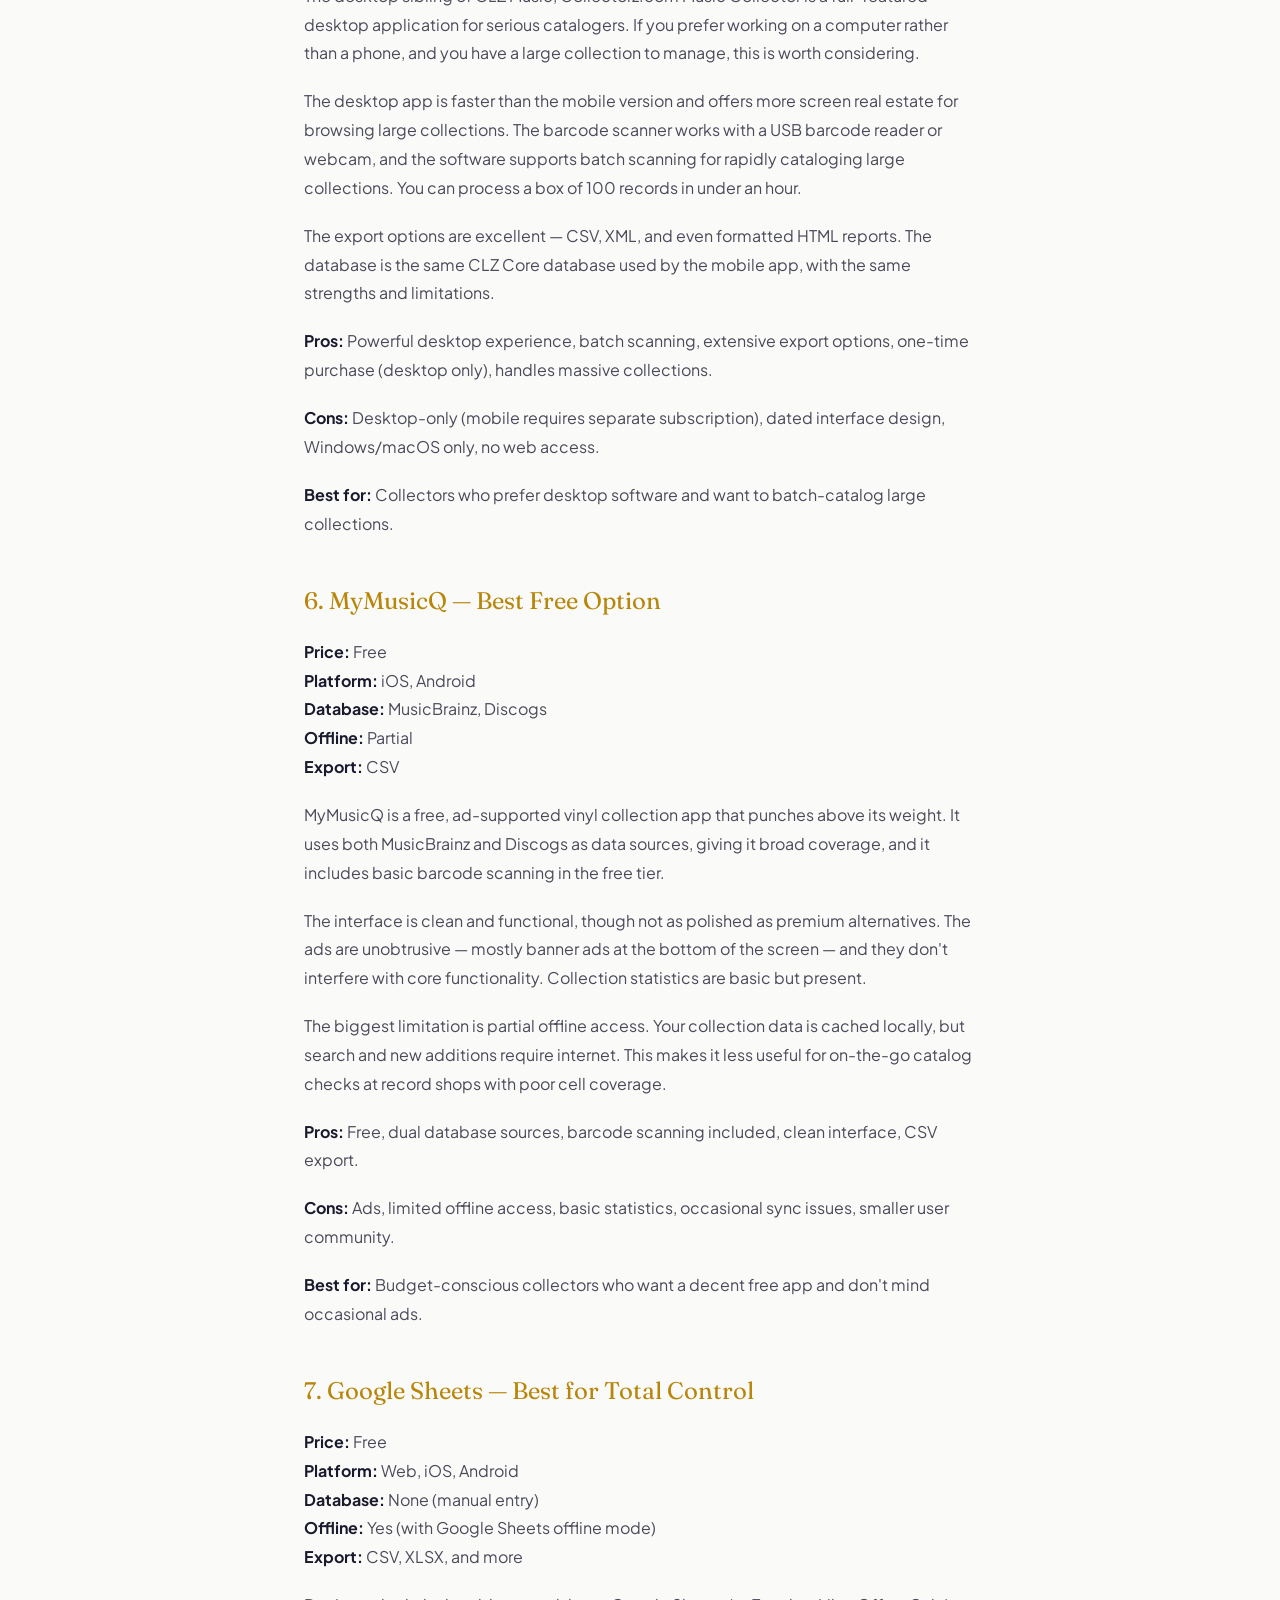
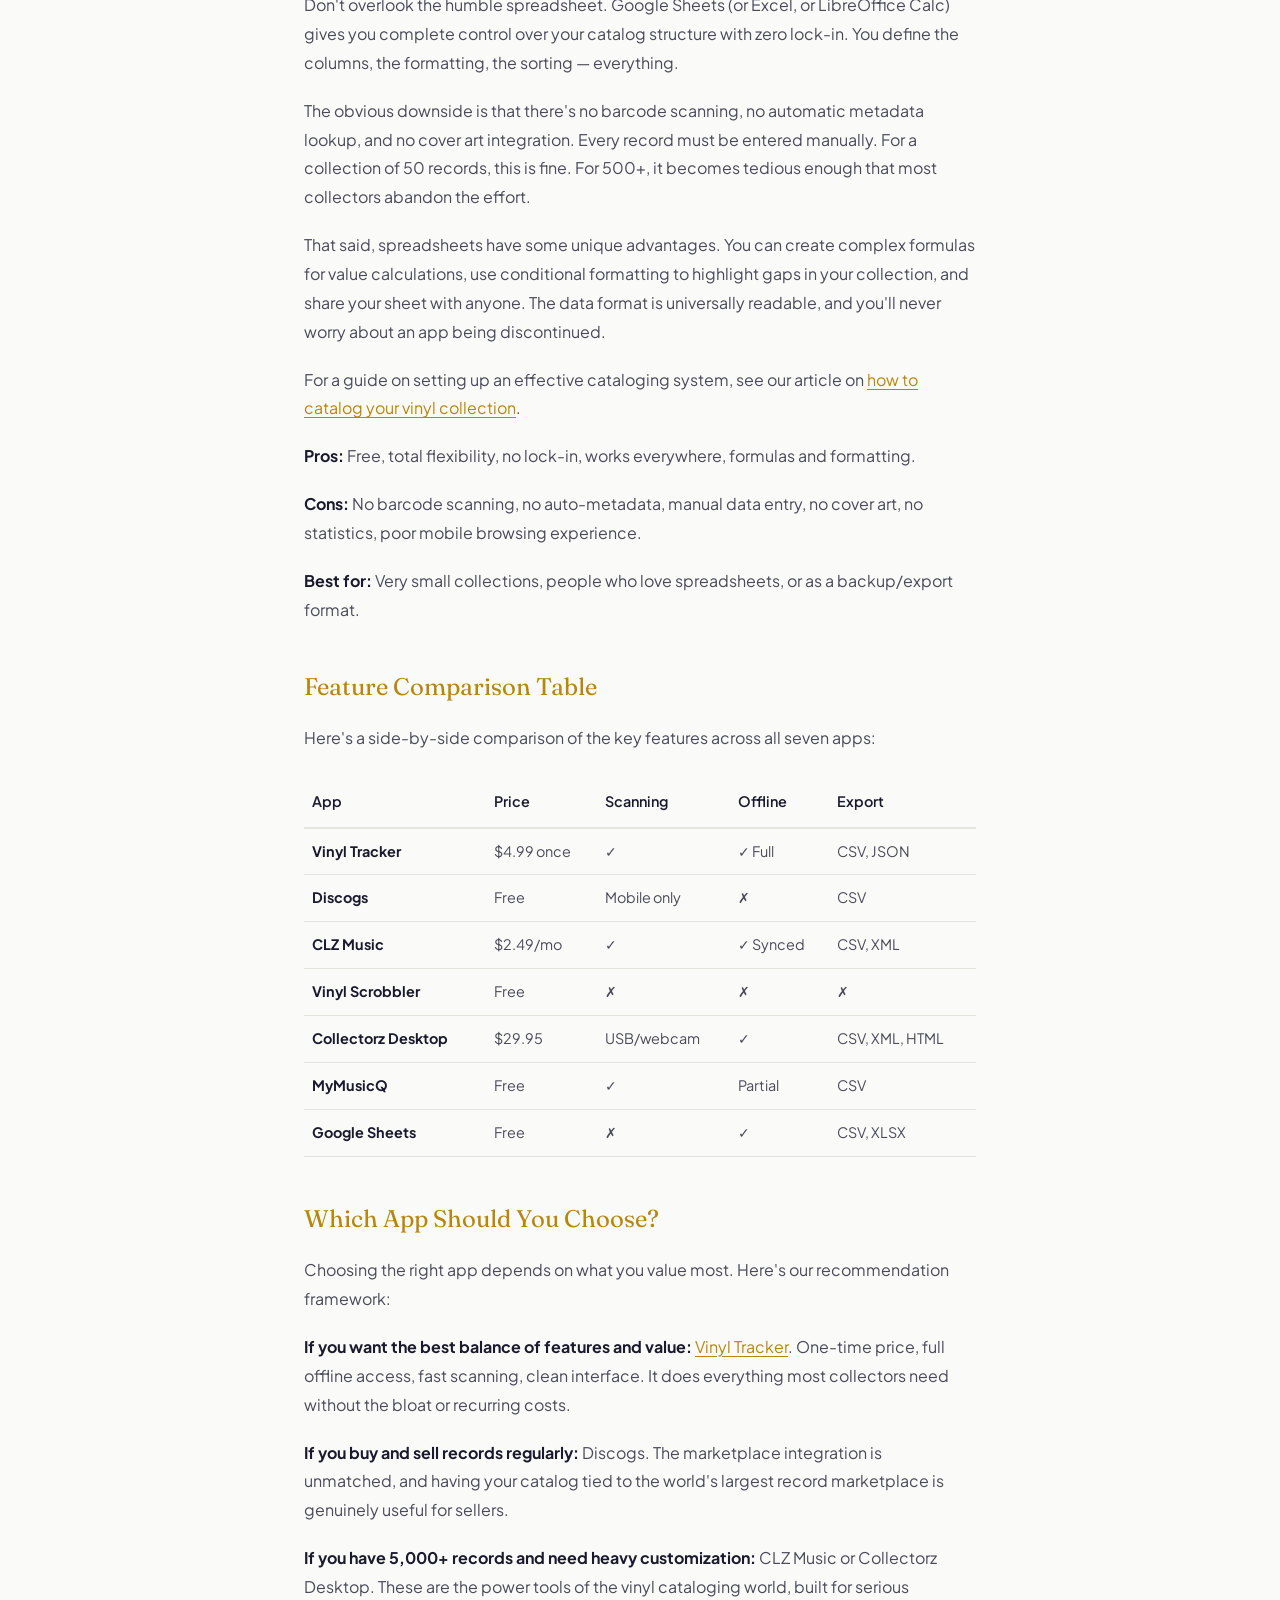
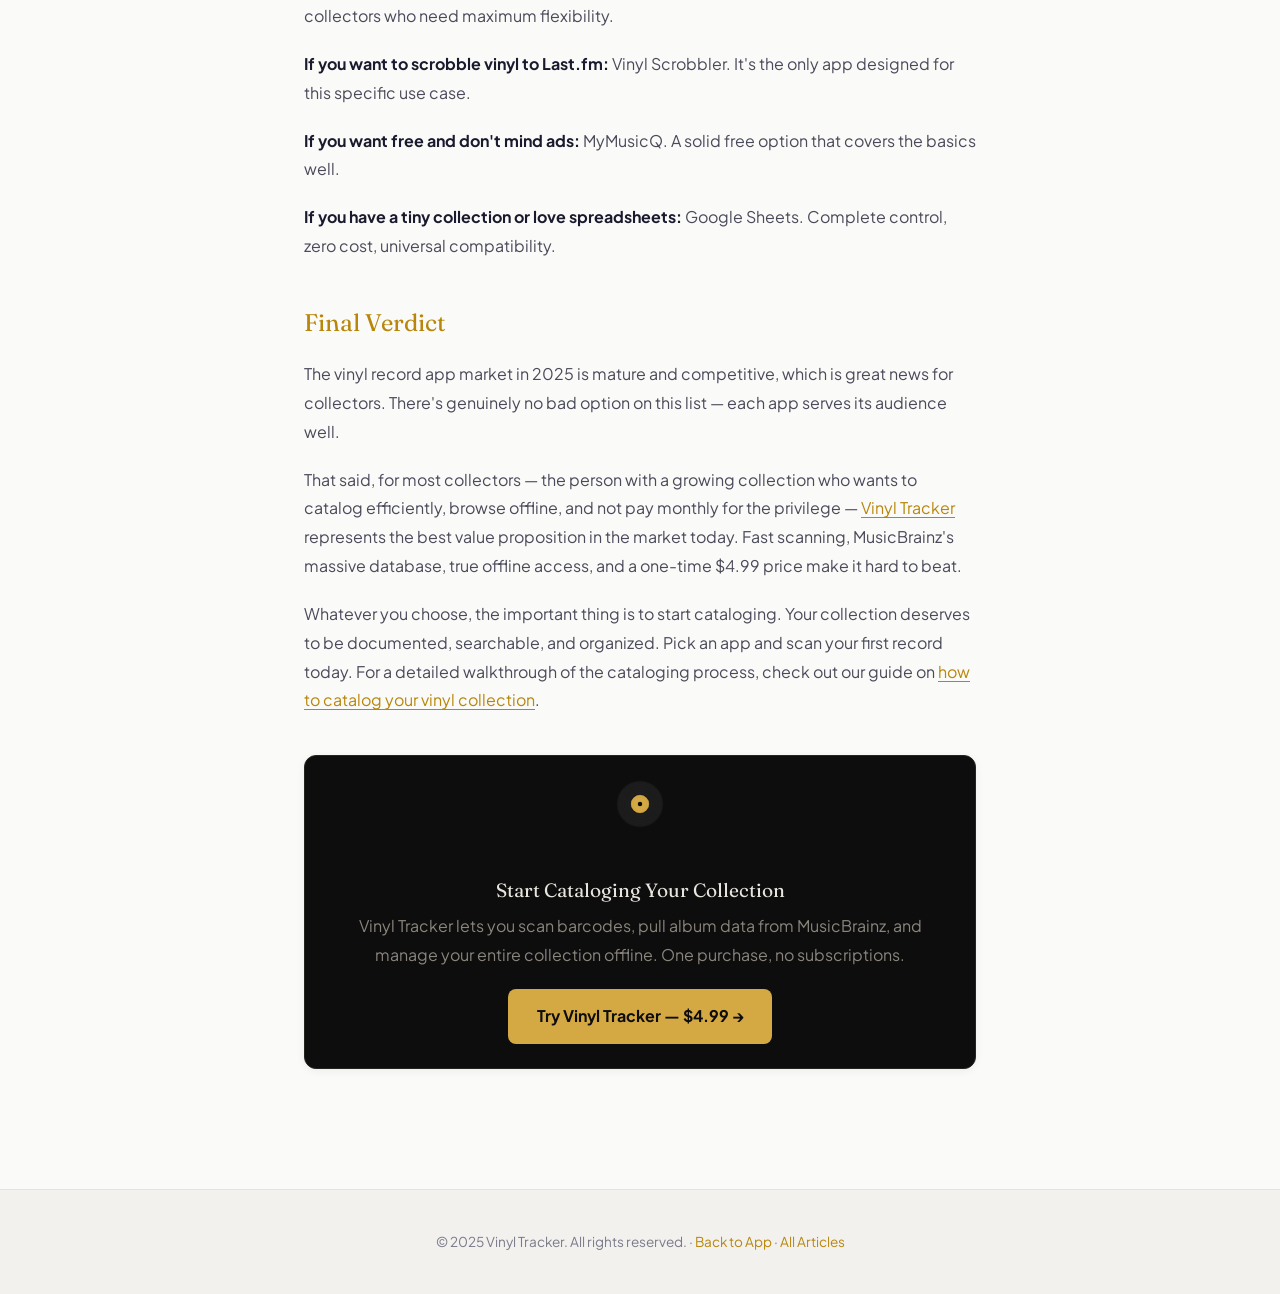
<file: blog/best-vinyl-record-apps-2025.html>
<!DOCTYPE html>
<html lang="en">
<head>
    <meta charset="UTF-8">
    <meta name="viewport" content="width=device-width, initial-scale=1.0">
    <title>The 7 Best Vinyl Record Apps in 2025 — Compared</title>
    <meta name="description" content="We tested and compared the best vinyl record collection apps in 2025. Find the perfect app for cataloging, tracking, and managing your vinyl collection.">
    <meta name="keywords" content="best vinyl record app, vinyl collection app, record collection manager, vinyl tracker app, Discogs alternative, vinyl catalog app 2025">
    <link rel="canonical" href="https://vinyltracker.app/blog/best-vinyl-record-apps-2025.html">
    <meta property="og:title" content="The 7 Best Vinyl Record Apps in 2025">
    <meta property="og:description" content="Comprehensive comparison of vinyl record collection apps. Features, pricing, and honest reviews.">
    <meta property="og:url" content="https://vinyltracker.app/blog/best-vinyl-record-apps-2025.html">
    <meta property="og:type" content="article">
    <script type="application/ld+json">
    {
        "@context": "https://schema.org",
        "@type": "Article",
        "headline": "The 7 Best Vinyl Record Apps in 2025",
        "description": "Comprehensive comparison of the best vinyl record collection apps in 2025.",
        "author": {"@type": "Organization", "name": "Vinyl Tracker"},
        "publisher": {"@type": "Organization", "name": "Vinyl Tracker"},
        "datePublished": "2025-01-22",
        "dateModified": "2025-01-22",
        "url": "https://vinyltracker.app/blog/best-vinyl-record-apps-2025.html",
        "mainEntityOfPage": {"@type": "WebPage", "@id": "https://vinyltracker.app/blog/best-vinyl-record-apps-2025.html"}
    }
    </script>
    <link rel="icon" type="image/svg+xml" href="../favicon.svg">
    <link rel="stylesheet" href="blog.css">
</head>
<body>
<nav class="site-nav">
    <div class="container">
        <a href="/vinyl-tracker/" class="logo">
            <span class="logo-mark"></span>
            Vinyl Tracker
        </a>
        <button class="menu-toggle" onclick="document.querySelector('.nav-links').classList.toggle('open')" aria-label="Toggle menu">
            <svg width="22" height="22" viewBox="0 0 24 24" fill="none" stroke="currentColor" stroke-width="2">
                <line x1="3" y1="6" x2="21" y2="6"/><line x1="3" y1="12" x2="21" y2="12"/><line x1="3" y1="18" x2="21" y2="18"/>
            </svg>
        </button>
        <ul class="nav-links">
            <li><a href="/vinyl-tracker/#features">Features</a></li>
            <li><a href="/vinyl-tracker/#pricing">Pricing</a></li>
            <li><a href="/vinyl-tracker/#faq">FAQ</a></li>
            <li><a href="/vinyl-tracker/blog/">Blog</a></li>
            <li><a href="/vinyl-tracker/app/" class="btn btn-gold">Get the App</a></li>
        </ul>
    </div>
</nav>

<header class="article-header">
    <div class="article-container">
        <p class="meta">Comparison · January 22, 2025 · 14 min read</p>
        <h1>The 7 Best Vinyl Record Apps in 2025</h1>
        <p class="subtitle">We tested every major vinyl collection app so you don't have to. Here's how they compare on features, usability, and value.</p>
    </div>
</header>

<main class="article-container article-body">

<nav class="toc">
    <h2>Table of Contents</h2>
    <ol>
        <li><a href="#what-matters">What to Look for in a Vinyl Record App</a></li>
        <li><a href="#vinyl-tracker">1. Vinyl Tracker — Best Overall</a></li>
        <li><a href="#discogs">2. Discogs — Best for Marketplace Integration</a></li>
        <li><a href="#clz">3. CLZ Music — Best for Power Users</a></li>
        <li><a href="#vinyl-scrobbler">4. Vinyl Scrobbler — Best for Last.fm Users</a></li>
        <li><a href="#collectorz">5. Collectorz.com Music — Best Desktop App</a></li>
        <li><a href="#mymusicq">6. MyMusicQ — Best Free Option</a></li>
        <li><a href="#spreadsheet">7. Google Sheets — Best for Total Control</a></li>
        <li><a href="#comparison-table">Feature Comparison Table</a></li>
        <li><a href="#which-to-choose">Which App Should You Choose?</a></li>
        <li><a href="#conclusion">Final Verdict</a></li>
    </ol>
</nav>

<p>The vinyl revival isn't slowing down. Record sales have grown for 18 consecutive years, and with more collectors than ever, the demand for good vinyl collection management apps has never been higher. But with so many options available, finding the right one can be overwhelming.</p>

<p>We spent three weeks testing seven of the most popular vinyl record apps available in 2025. We cataloged the same 200-record collection in each app, evaluated their features, and assessed everything from barcode scanning accuracy to export flexibility. Here's what we found.</p>

<p>Whether you're a beginner with 30 records or a serious collector with thousands, this guide will help you find the right tool for your needs and budget. If you're brand new to collecting and need more foundational advice, start with our <a href="vinyl-collecting-beginners-guide.html">beginner's guide to vinyl collecting</a>.</p>

<h2 id="what-matters">What to Look for in a Vinyl Record App</h2>

<p>Before diving into specific apps, let's establish what actually matters in a vinyl collection manager. These are the criteria we used to evaluate each app:</p>

<p><strong>Barcode scanning.</strong> The ability to scan a record's UPC/EAN barcode and automatically populate album data is the single most important time-saving feature. Without it, you're stuck typing everything manually. We tested scanning accuracy and speed across all apps.</p>

<p><strong>Database quality.</strong> The barcode scanner is only as good as the database behind it. We looked at which databases each app uses (MusicBrainz, Discogs, proprietary) and how complete and accurate the data is, especially for older, rarer, or international releases.</p>

<p><strong>Offline access.</strong> Can you browse and search your collection without internet? For many collectors, this is critical — you want to check your catalog while browsing at a record shop, flea market, or estate sale where Wi-Fi might not be available.</p>

<p><strong>Data ownership and export.</strong> Your collection data should be yours. We checked whether each app lets you export your data in standard formats (CSV, JSON) and whether your data is stored locally or only on the developer's servers.</p>

<p><strong>Pricing model.</strong> Subscription fatigue is real. We compared one-time purchases, subscriptions, freemium models, and truly free options. The total cost of ownership over 3 years varies dramatically.</p>

<p><strong>User experience.</strong> How does it feel to actually use the app? Is it fast? Is the interface clean or cluttered? Can you find a specific record in your 1,000-record collection quickly? We paid close attention to search speed, navigation, and visual design.</p>

<p><strong>Statistics and insights.</strong> Beyond basic cataloging, does the app help you understand your collection? Genre breakdowns, decade distributions, artist counts, and collection value estimates are all valuable features for serious collectors.</p>

<h2 id="vinyl-tracker">1. Vinyl Tracker — Best Overall</h2>

<p><strong>Price:</strong> $4.99 one-time<br>
<strong>Platform:</strong> Web (PWA — works on all devices)<br>
<strong>Database:</strong> MusicBrainz<br>
<strong>Offline:</strong> Yes (full offline access)<br>
<strong>Export:</strong> CSV, JSON</p>

<p><a href="/vinyl-tracker/">Vinyl Tracker</a> is a progressive web app built specifically for personal vinyl collection management. It does one thing and does it extremely well: let you catalog your records quickly, browse your collection offline, and never pay a recurring fee.</p>

<p>The barcode scanning is fast and accurate, powered by MusicBrainz's database of over 50 million releases. In our testing, it correctly identified 187 out of 200 records from barcode alone — the remaining 13 were pre-barcode era records that required manual search, which was also quick and easy.</p>

<p>What sets Vinyl Tracker apart is its offline-first architecture. Your entire collection is stored locally using IndexedDB and localStorage. This means the app loads instantly, searches are near-instantaneous regardless of collection size, and you can browse your catalog anywhere — no internet required. For collectors who frequently shop at flea markets, garage sales, and record fairs, this is a game-changer.</p>

<p>The statistics dashboard provides a clear overview of your collection: total records, genre breakdown, decade distribution, top artists, and format types. It's not as deep as some paid alternatives, but it covers what most collectors actually want to know.</p>

<p>The pricing is refreshingly simple: $4.99 once, everything included, no subscription, no ads, no upsells. Over three years, that's $4.99 total compared to $89.64 for a CLZ subscription.</p>

<p><strong>Pros:</strong> Fast barcode scanning, full offline access, one-time pricing, clean interface, MusicBrainz integration, data stays on your device, export to CSV/JSON.</p>

<p><strong>Cons:</strong> No marketplace features, no social/community features, relatively new (smaller user community), no desktop-specific app (PWA works in browser).</p>

<p><strong>Best for:</strong> Collectors who want a fast, private, no-nonsense catalog without recurring costs.</p>

<h2 id="discogs">2. Discogs — Best for Marketplace Integration</h2>

<p><strong>Price:</strong> Free (with ads and marketplace fees)<br>
<strong>Platform:</strong> Web, iOS, Android<br>
<strong>Database:</strong> Discogs (proprietary, community-maintained)<br>
<strong>Offline:</strong> Limited<br>
<strong>Export:</strong> CSV</p>

<p>Discogs is the 800-pound gorilla of vinyl collection management. With over 15 million releases in its database and a thriving marketplace, it's the default choice for many collectors. And for good reason — the database is enormous, the community is active, and the basic collection features are free.</p>

<p>The Discogs database is arguably the most comprehensive record database in the world. It's community-maintained by over 700,000 contributors, and it includes incredibly detailed information about pressings, variants, and releases that no other database matches. If you own a rare Japanese pressing of a 1970s jazz album, Discogs almost certainly has it cataloged.</p>

<p>However, Discogs has significant drawbacks as a pure collection management tool. The web interface is cluttered with marketplace features, seller listings, and ads (unless you pay for a Discogs Gold subscription at $2/month). The mobile app is functional but not particularly fast or polished. And most critically, you need internet access to use it — there's no meaningful offline mode.</p>

<p>The search and browsing experience for your own collection is adequate but not great. As your collection grows into the hundreds or thousands, finding a specific record can feel sluggish compared to locally-stored alternatives. The statistics page provides basic counts but lacks the visual polish and depth of dedicated apps.</p>

<p><strong>Pros:</strong> Massive database, marketplace integration, free, strong community, detailed pressing info.</p>

<p><strong>Cons:</strong> Requires internet, cluttered interface, ads on free tier, slow mobile experience, data lives on their servers, no barcode scanning in web app.</p>

<p><strong>Best for:</strong> Collectors who actively buy and sell records and want marketplace integration with their catalog.</p>

<h2 id="clz">3. CLZ Music — Best for Power Users</h2>

<p><strong>Price:</strong> $2.49/month or $24.95/year<br>
<strong>Platform:</strong> iOS, Android, Web<br>
<strong>Database:</strong> CLZ Core (proprietary)<br>
<strong>Offline:</strong> Yes (synced locally)<br>
<strong>Export:</strong> CSV, XML</p>

<p>CLZ Music (formerly Collectorz.com Music Collector Mobile) is the Swiss Army knife of collection management apps. It's feature-rich, highly customizable, and has been around for over a decade, which means it's battle-tested with large collections.</p>

<p>The barcode scanning works well and uses CLZ's proprietary "Core" database, which is maintained by a dedicated team rather than community volunteers. This means data quality is generally high, though the database is smaller than Discogs or MusicBrainz for very obscure releases.</p>

<p>CLZ excels at customization. You can add custom fields, create custom sorting rules, and configure the interface to show exactly what you want. The statistics are comprehensive, and the app handles collections of 10,000+ records without breaking a sweat.</p>

<p>The main drawback is the subscription model. At $2.49/month, it's not expensive in isolation, but it adds up — $89.64 over three years. And if you stop paying, you lose access to the scanning and cloud sync features. Your data is technically still accessible but the app becomes significantly less useful. For a collection management tool that's essentially a local database with a scanner, a subscription feels aggressive.</p>

<p><strong>Pros:</strong> Feature-rich, highly customizable, good scanner, handles large collections, reliable company.</p>

<p><strong>Cons:</strong> Subscription required, proprietary database (less comprehensive for niche releases), interface feels dated, cloud sync can be slow.</p>

<p><strong>Best for:</strong> Power users with large collections who want maximum customization and don't mind paying monthly.</p>

<h2 id="vinyl-scrobbler">4. Vinyl Scrobbler — Best for Last.fm Users</h2>

<p><strong>Price:</strong> Free<br>
<strong>Platform:</strong> iOS, Android<br>
<strong>Database:</strong> Discogs<br>
<strong>Offline:</strong> No<br>
<strong>Export:</strong> No</p>

<p>Vinyl Scrobbler occupies a unique niche — it's primarily a tool for scrobbling your vinyl listening to Last.fm, with collection management as a secondary feature. If you're a Last.fm user who wants to track your vinyl listening alongside your digital music, this is your best option.</p>

<p>The app connects to your Discogs collection and lets you "play" a record to scrobble its tracks to Last.fm. It's simple, focused, and does its specific job well. But as a collection manager, it's limited — you're essentially using Discogs for the catalog and Vinyl Scrobbler as a listening log.</p>

<p><strong>Pros:</strong> Last.fm integration, free, simple to use.</p>

<p><strong>Cons:</strong> Not a real collection manager, requires Discogs account, no offline mode, no export, limited features.</p>

<p><strong>Best for:</strong> Last.fm users who want to scrobble vinyl listening sessions.</p>

<h2 id="collectorz">5. Collectorz.com Music — Best Desktop App</h2>

<p><strong>Price:</strong> $29.95 one-time (desktop) + optional $2.49/month for mobile<br>
<strong>Platform:</strong> Windows, macOS<br>
<strong>Database:</strong> CLZ Core<br>
<strong>Offline:</strong> Yes<br>
<strong>Export:</strong> CSV, XML, HTML</p>

<p>The desktop sibling of CLZ Music, Collectorz.com Music Collector is a full-featured desktop application for serious catalogers. If you prefer working on a computer rather than a phone, and you have a large collection to manage, this is worth considering.</p>

<p>The desktop app is faster than the mobile version and offers more screen real estate for browsing large collections. The barcode scanner works with a USB barcode reader or webcam, and the software supports batch scanning for rapidly cataloging large collections. You can process a box of 100 records in under an hour.</p>

<p>The export options are excellent — CSV, XML, and even formatted HTML reports. The database is the same CLZ Core database used by the mobile app, with the same strengths and limitations.</p>

<p><strong>Pros:</strong> Powerful desktop experience, batch scanning, extensive export options, one-time purchase (desktop only), handles massive collections.</p>

<p><strong>Cons:</strong> Desktop-only (mobile requires separate subscription), dated interface design, Windows/macOS only, no web access.</p>

<p><strong>Best for:</strong> Collectors who prefer desktop software and want to batch-catalog large collections.</p>

<h2 id="mymusicq">6. MyMusicQ — Best Free Option</h2>

<p><strong>Price:</strong> Free<br>
<strong>Platform:</strong> iOS, Android<br>
<strong>Database:</strong> MusicBrainz, Discogs<br>
<strong>Offline:</strong> Partial<br>
<strong>Export:</strong> CSV</p>

<p>MyMusicQ is a free, ad-supported vinyl collection app that punches above its weight. It uses both MusicBrainz and Discogs as data sources, giving it broad coverage, and it includes basic barcode scanning in the free tier.</p>

<p>The interface is clean and functional, though not as polished as premium alternatives. The ads are unobtrusive — mostly banner ads at the bottom of the screen — and they don't interfere with core functionality. Collection statistics are basic but present.</p>

<p>The biggest limitation is partial offline access. Your collection data is cached locally, but search and new additions require internet. This makes it less useful for on-the-go catalog checks at record shops with poor cell coverage.</p>

<p><strong>Pros:</strong> Free, dual database sources, barcode scanning included, clean interface, CSV export.</p>

<p><strong>Cons:</strong> Ads, limited offline access, basic statistics, occasional sync issues, smaller user community.</p>

<p><strong>Best for:</strong> Budget-conscious collectors who want a decent free app and don't mind occasional ads.</p>

<h2 id="spreadsheet">7. Google Sheets — Best for Total Control</h2>

<p><strong>Price:</strong> Free<br>
<strong>Platform:</strong> Web, iOS, Android<br>
<strong>Database:</strong> None (manual entry)<br>
<strong>Offline:</strong> Yes (with Google Sheets offline mode)<br>
<strong>Export:</strong> CSV, XLSX, and more</p>

<p>Don't overlook the humble spreadsheet. Google Sheets (or Excel, or LibreOffice Calc) gives you complete control over your catalog structure with zero lock-in. You define the columns, the formatting, the sorting — everything.</p>

<p>The obvious downside is that there's no barcode scanning, no automatic metadata lookup, and no cover art integration. Every record must be entered manually. For a collection of 50 records, this is fine. For 500+, it becomes tedious enough that most collectors abandon the effort.</p>

<p>That said, spreadsheets have some unique advantages. You can create complex formulas for value calculations, use conditional formatting to highlight gaps in your collection, and share your sheet with anyone. The data format is universally readable, and you'll never worry about an app being discontinued.</p>

<p>For a guide on setting up an effective cataloging system, see our article on <a href="how-to-catalog-vinyl-collection.html">how to catalog your vinyl collection</a>.</p>

<p><strong>Pros:</strong> Free, total flexibility, no lock-in, works everywhere, formulas and formatting.</p>

<p><strong>Cons:</strong> No barcode scanning, no auto-metadata, manual data entry, no cover art, no statistics, poor mobile browsing experience.</p>

<p><strong>Best for:</strong> Very small collections, people who love spreadsheets, or as a backup/export format.</p>

<h2 id="comparison-table">Feature Comparison Table</h2>

<p>Here's a side-by-side comparison of the key features across all seven apps:</p>

<table style="width:100%;border-collapse:collapse;font-size:0.9rem;margin:24px 0">
<thead>
<tr style="border-bottom:2px solid var(--border);text-align:left">
<th style="padding:12px 8px">App</th>
<th style="padding:12px 8px">Price</th>
<th style="padding:12px 8px">Scanning</th>
<th style="padding:12px 8px">Offline</th>
<th style="padding:12px 8px">Export</th>
</tr>
</thead>
<tbody>
<tr style="border-bottom:1px solid var(--border)"><td style="padding:10px 8px"><strong>Vinyl Tracker</strong></td><td style="padding:10px 8px">$4.99 once</td><td style="padding:10px 8px">✓</td><td style="padding:10px 8px">✓ Full</td><td style="padding:10px 8px">CSV, JSON</td></tr>
<tr style="border-bottom:1px solid var(--border)"><td style="padding:10px 8px"><strong>Discogs</strong></td><td style="padding:10px 8px">Free</td><td style="padding:10px 8px">Mobile only</td><td style="padding:10px 8px">✗</td><td style="padding:10px 8px">CSV</td></tr>
<tr style="border-bottom:1px solid var(--border)"><td style="padding:10px 8px"><strong>CLZ Music</strong></td><td style="padding:10px 8px">$2.49/mo</td><td style="padding:10px 8px">✓</td><td style="padding:10px 8px">✓ Synced</td><td style="padding:10px 8px">CSV, XML</td></tr>
<tr style="border-bottom:1px solid var(--border)"><td style="padding:10px 8px"><strong>Vinyl Scrobbler</strong></td><td style="padding:10px 8px">Free</td><td style="padding:10px 8px">✗</td><td style="padding:10px 8px">✗</td><td style="padding:10px 8px">✗</td></tr>
<tr style="border-bottom:1px solid var(--border)"><td style="padding:10px 8px"><strong>Collectorz Desktop</strong></td><td style="padding:10px 8px">$29.95</td><td style="padding:10px 8px">USB/webcam</td><td style="padding:10px 8px">✓</td><td style="padding:10px 8px">CSV, XML, HTML</td></tr>
<tr style="border-bottom:1px solid var(--border)"><td style="padding:10px 8px"><strong>MyMusicQ</strong></td><td style="padding:10px 8px">Free</td><td style="padding:10px 8px">✓</td><td style="padding:10px 8px">Partial</td><td style="padding:10px 8px">CSV</td></tr>
<tr><td style="padding:10px 8px"><strong>Google Sheets</strong></td><td style="padding:10px 8px">Free</td><td style="padding:10px 8px">✗</td><td style="padding:10px 8px">✓</td><td style="padding:10px 8px">CSV, XLSX</td></tr>
</tbody>
</table>

<h2 id="which-to-choose">Which App Should You Choose?</h2>

<p>Choosing the right app depends on what you value most. Here's our recommendation framework:</p>

<p><strong>If you want the best balance of features and value:</strong> <a href="/vinyl-tracker/">Vinyl Tracker</a>. One-time price, full offline access, fast scanning, clean interface. It does everything most collectors need without the bloat or recurring costs.</p>

<p><strong>If you buy and sell records regularly:</strong> Discogs. The marketplace integration is unmatched, and having your catalog tied to the world's largest record marketplace is genuinely useful for sellers.</p>

<p><strong>If you have 5,000+ records and need heavy customization:</strong> CLZ Music or Collectorz Desktop. These are the power tools of the vinyl cataloging world, built for serious collectors who need maximum flexibility.</p>

<p><strong>If you want to scrobble vinyl to Last.fm:</strong> Vinyl Scrobbler. It's the only app designed for this specific use case.</p>

<p><strong>If you want free and don't mind ads:</strong> MyMusicQ. A solid free option that covers the basics well.</p>

<p><strong>If you have a tiny collection or love spreadsheets:</strong> Google Sheets. Complete control, zero cost, universal compatibility.</p>

<h2 id="conclusion">Final Verdict</h2>

<p>The vinyl record app market in 2025 is mature and competitive, which is great news for collectors. There's genuinely no bad option on this list — each app serves its audience well.</p>

<p>That said, for most collectors — the person with a growing collection who wants to catalog efficiently, browse offline, and not pay monthly for the privilege — <a href="/vinyl-tracker/">Vinyl Tracker</a> represents the best value proposition in the market today. Fast scanning, MusicBrainz's massive database, true offline access, and a one-time $4.99 price make it hard to beat.</p>

<p>Whatever you choose, the important thing is to start cataloging. Your collection deserves to be documented, searchable, and organized. Pick an app and scan your first record today. For a detailed walkthrough of the cataloging process, check out our guide on <a href="how-to-catalog-vinyl-collection.html">how to catalog your vinyl collection</a>.</p>

<div class="cta-box">
    <svg xmlns="http://www.w3.org/2000/svg" viewBox="0 0 32 32" width="48" height="48" style="margin-bottom:4px"><circle cx="16" cy="16" r="15.5" fill="#1a1a1a" stroke="#111" stroke-width="0.5"/><circle cx="16" cy="16" r="14" fill="none" stroke="#222" stroke-width="0.3"/><circle cx="16" cy="16" r="13" fill="none" stroke="#252525" stroke-width="0.3"/><circle cx="16" cy="16" r="12" fill="none" stroke="#222" stroke-width="0.3"/><circle cx="16" cy="16" r="11" fill="none" stroke="#252525" stroke-width="0.3"/><circle cx="16" cy="16" r="10" fill="none" stroke="#222" stroke-width="0.3"/><circle cx="16" cy="16" r="9" fill="none" stroke="#252525" stroke-width="0.3"/><circle cx="16" cy="16" r="8" fill="none" stroke="#222" stroke-width="0.3"/><circle cx="16" cy="16" r="7.5" fill="none" stroke="#252525" stroke-width="0.3"/><circle cx="16" cy="16" r="6" fill="#D4A843"/><circle cx="16" cy="16" r="5.8" fill="none" stroke="#C49A3C" stroke-width="0.4"/><circle cx="16" cy="16" r="4.5" fill="none" stroke="#b8923a" stroke-width="0.2" opacity="0.5"/><circle cx="16" cy="16" r="1.5" fill="#0D0D0D"/></svg>
    <h3>Start Cataloging Your Collection</h3>
    <p>Vinyl Tracker lets you scan barcodes, pull album data from MusicBrainz, and manage your entire collection offline. One purchase, no subscriptions.</p>
    <a href="/vinyl-tracker/app/" class="btn">Try Vinyl Tracker — $4.99 →</a>
</div>

</main>

<footer class="blog-footer">
    <div class="container">
        <p>© 2025 Vinyl Tracker. All rights reserved. · <a href="/vinyl-tracker/">Back to App</a> · <a href="/vinyl-tracker/blog/">All Articles</a></p>
    </div>
</footer>
</body>
</html>
</file>
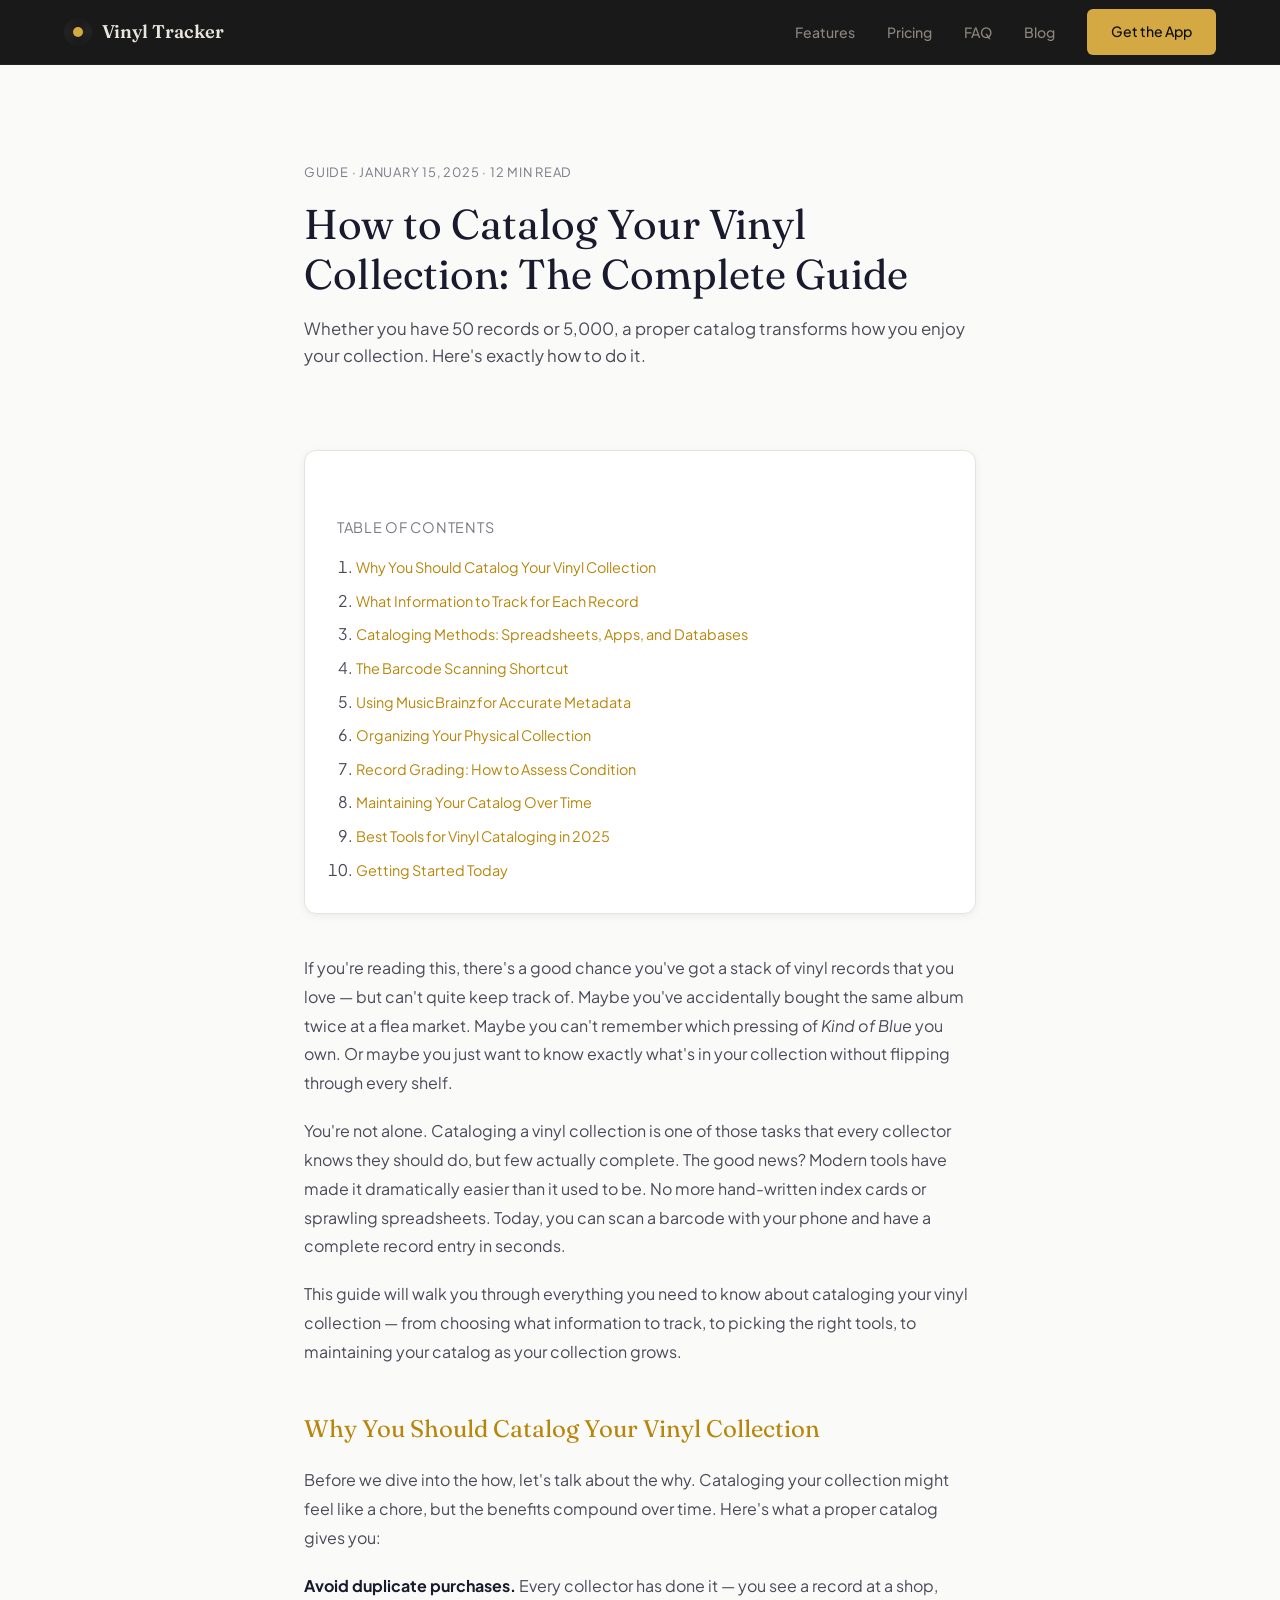
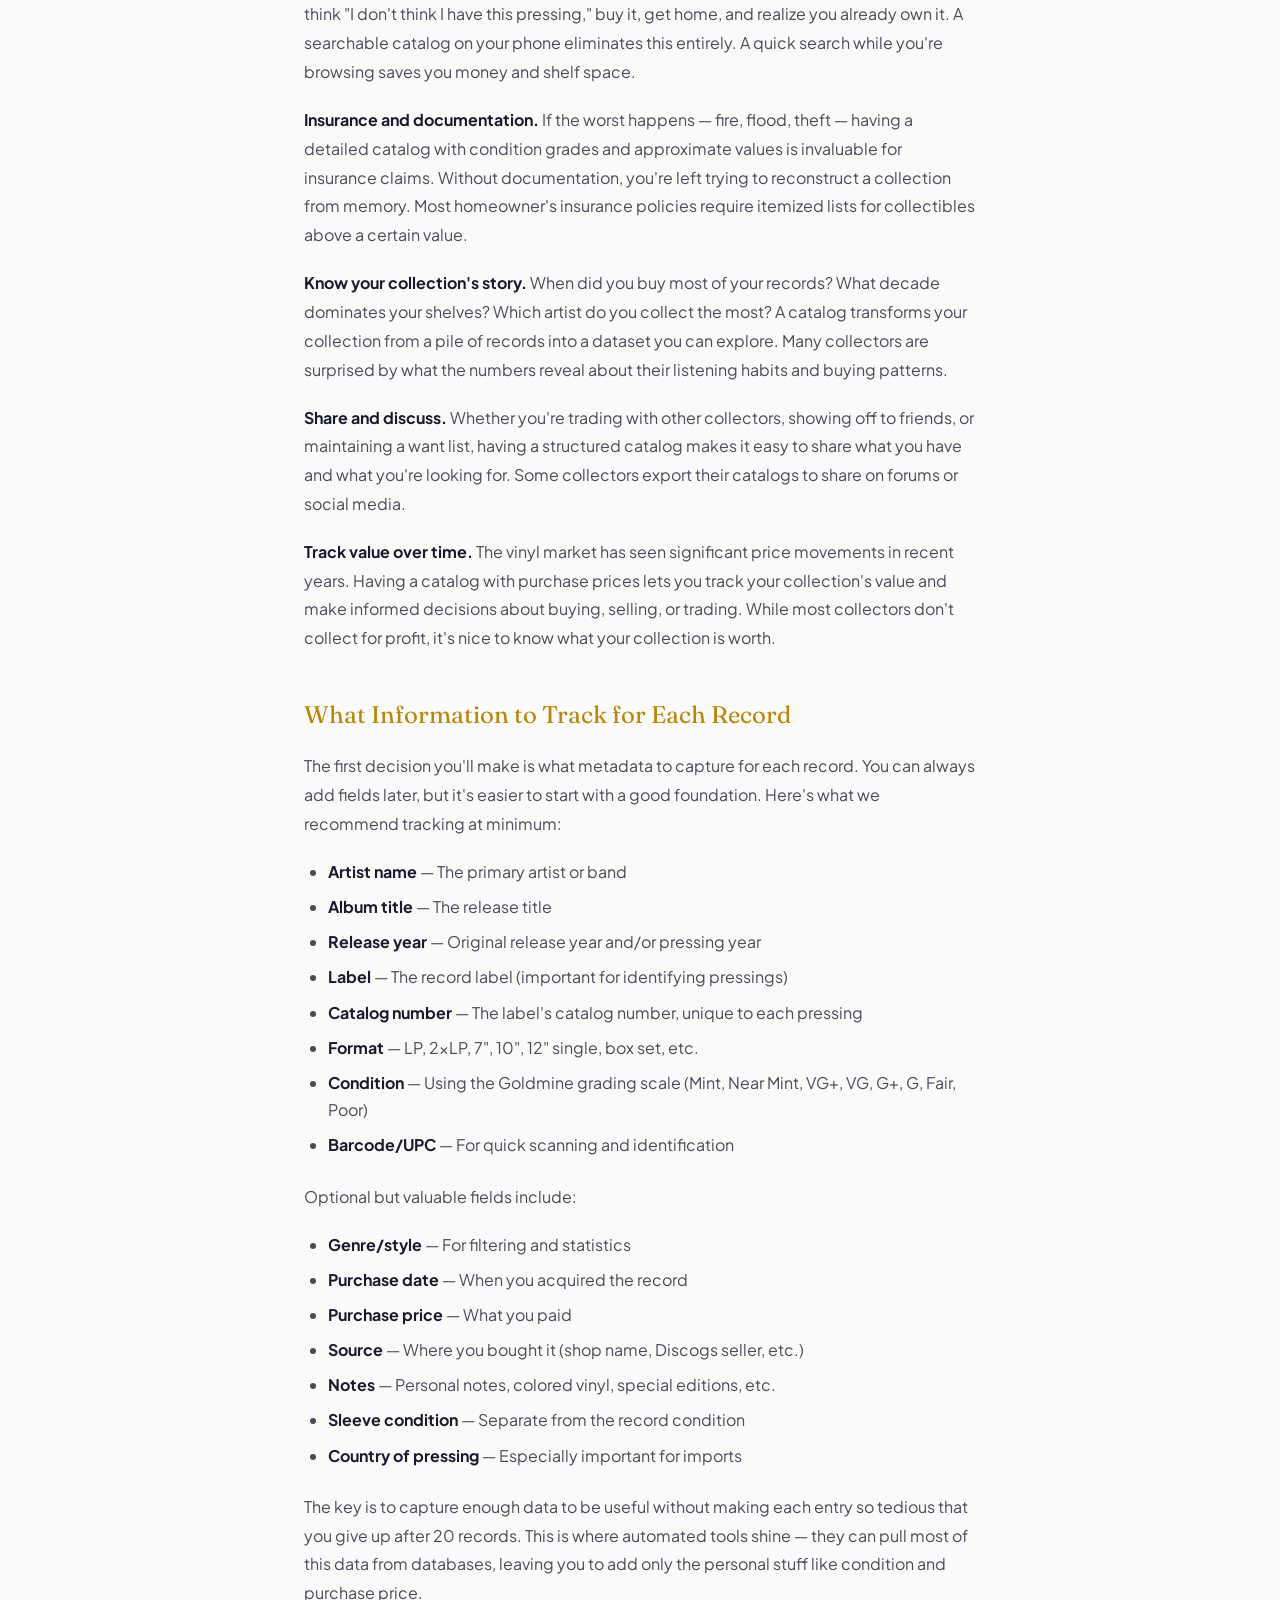
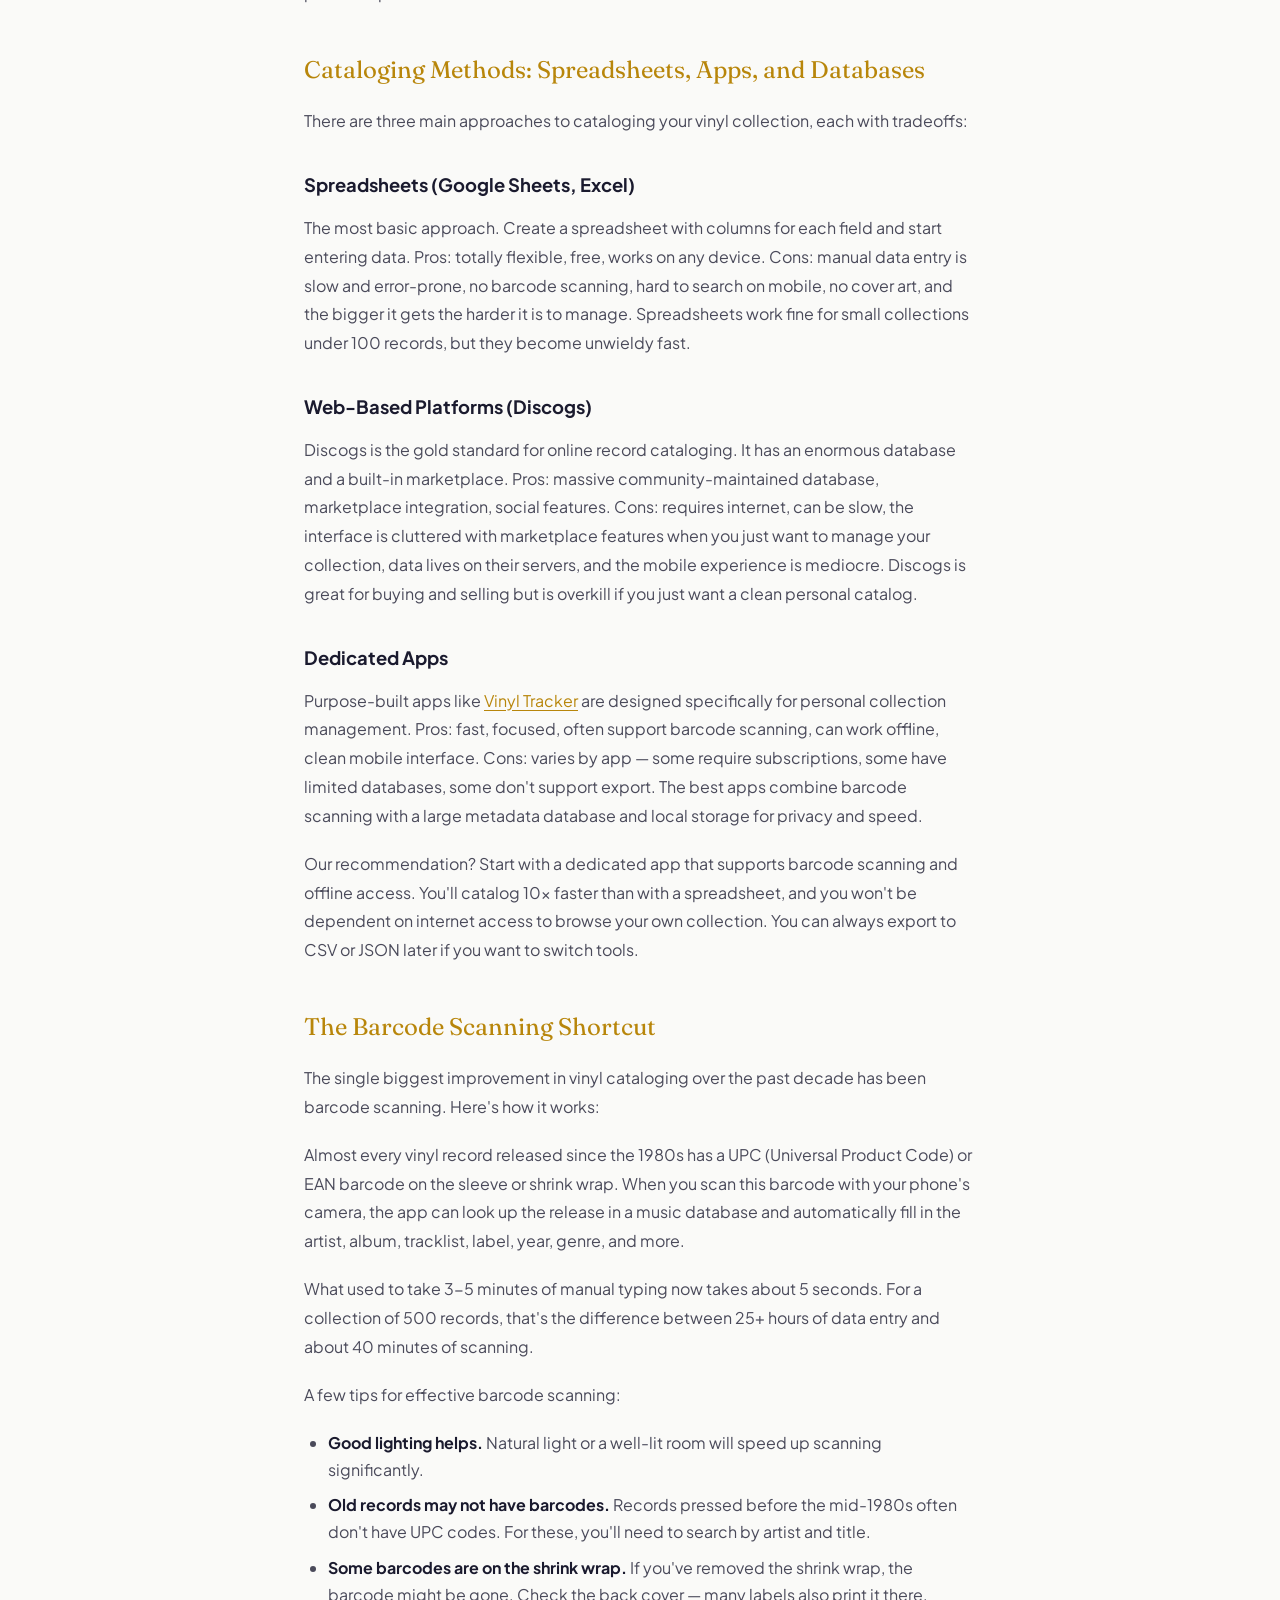
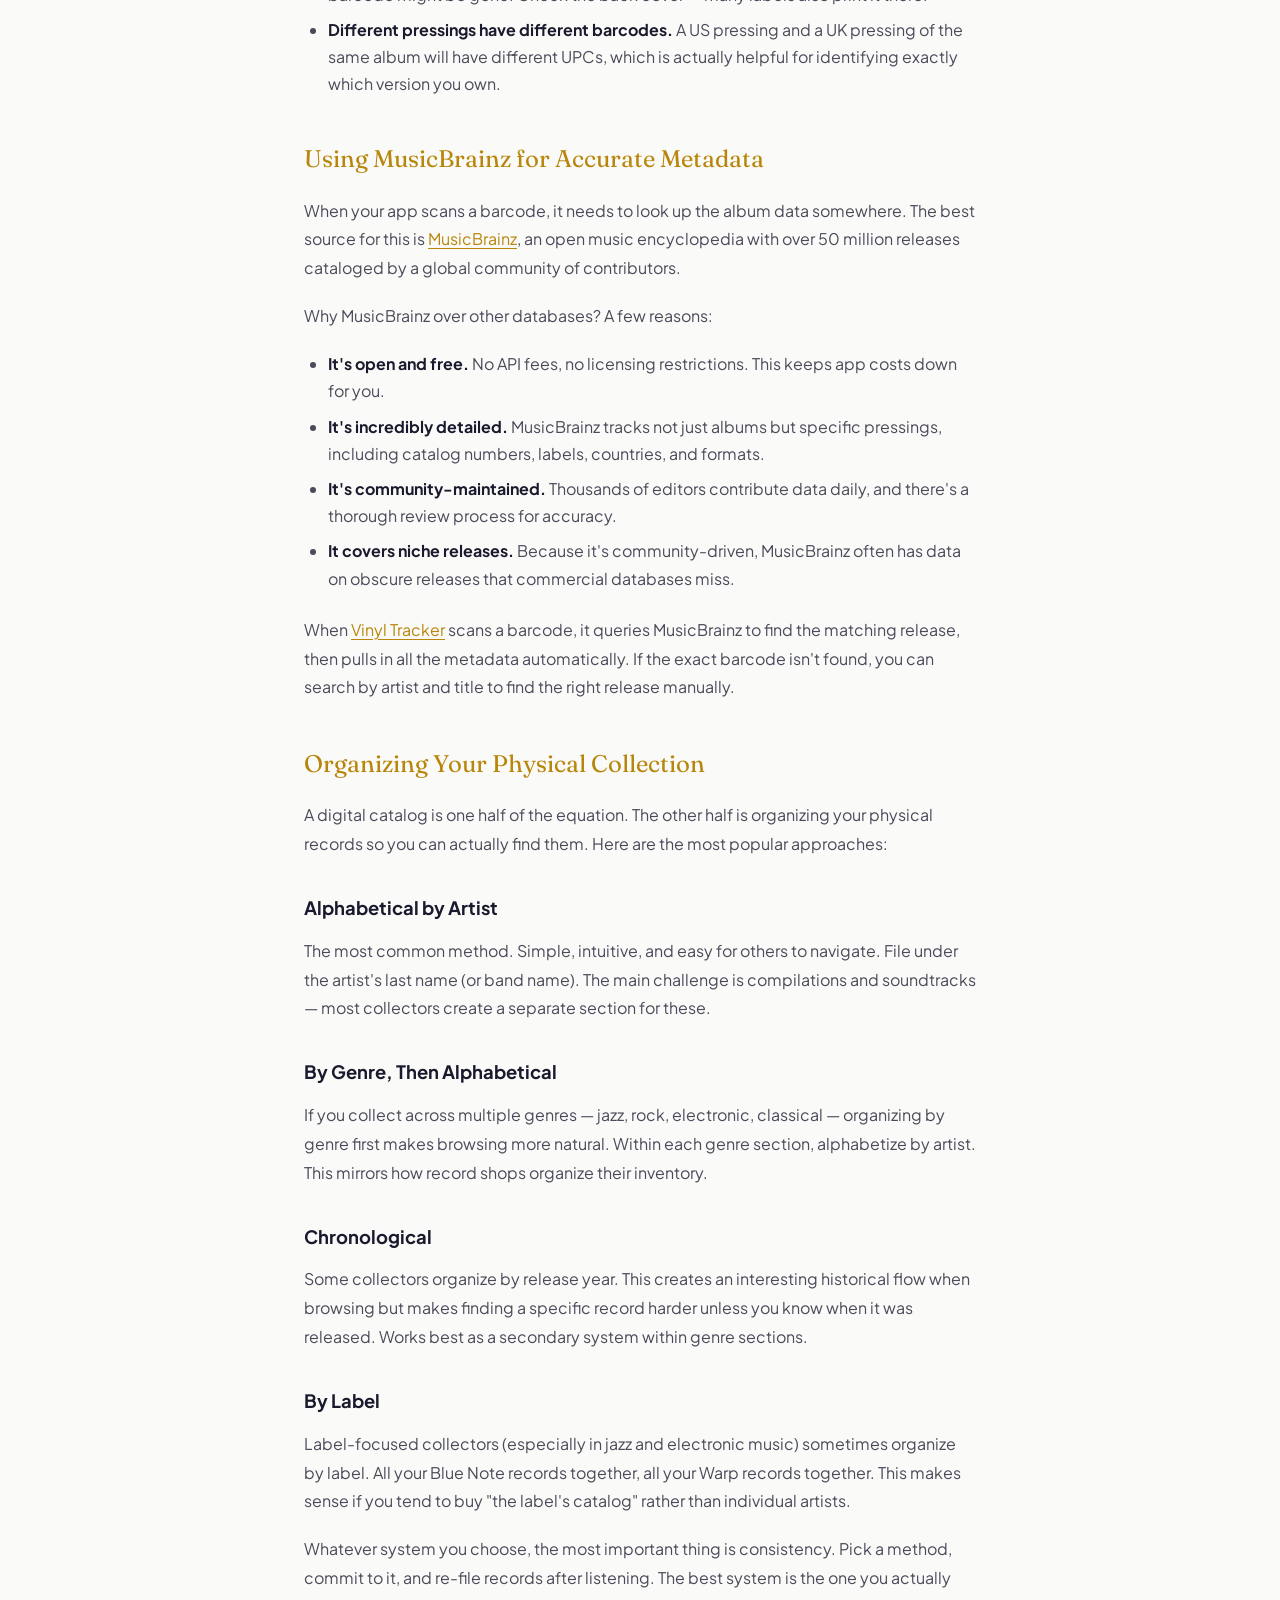
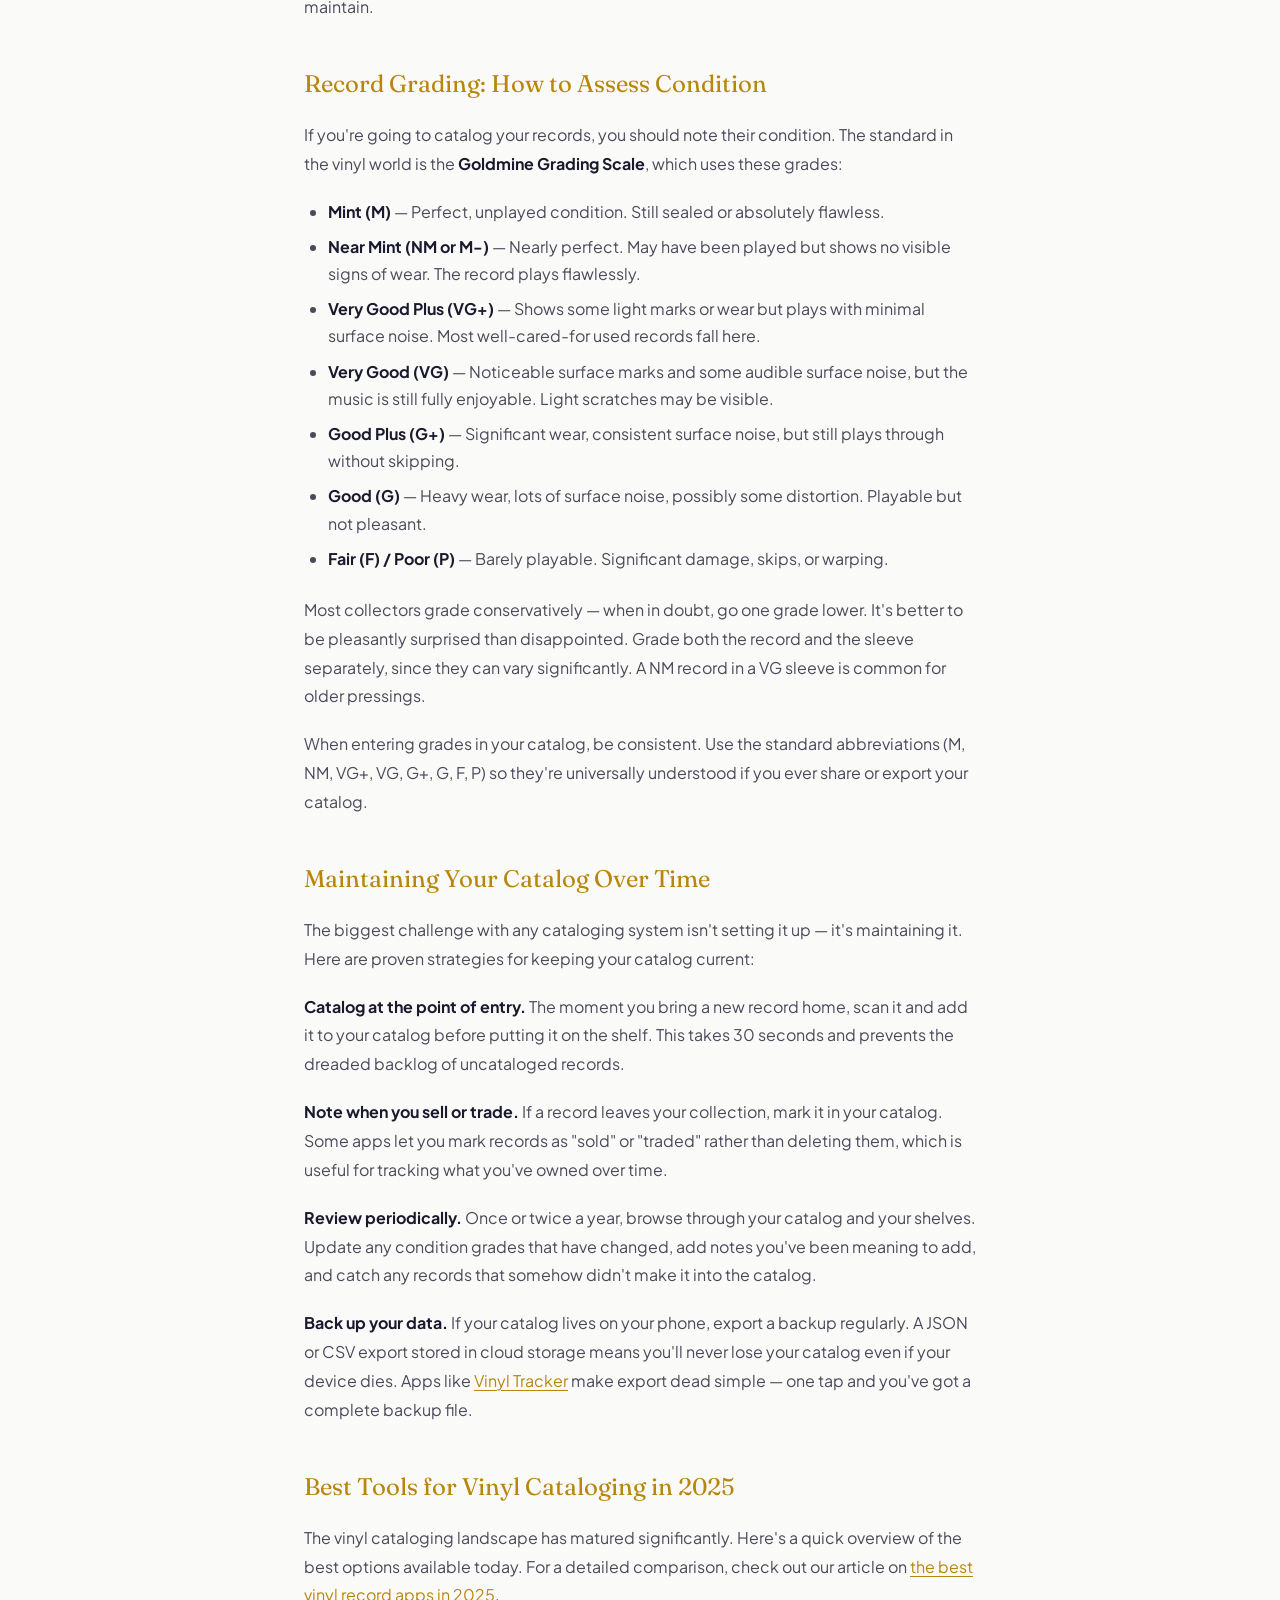
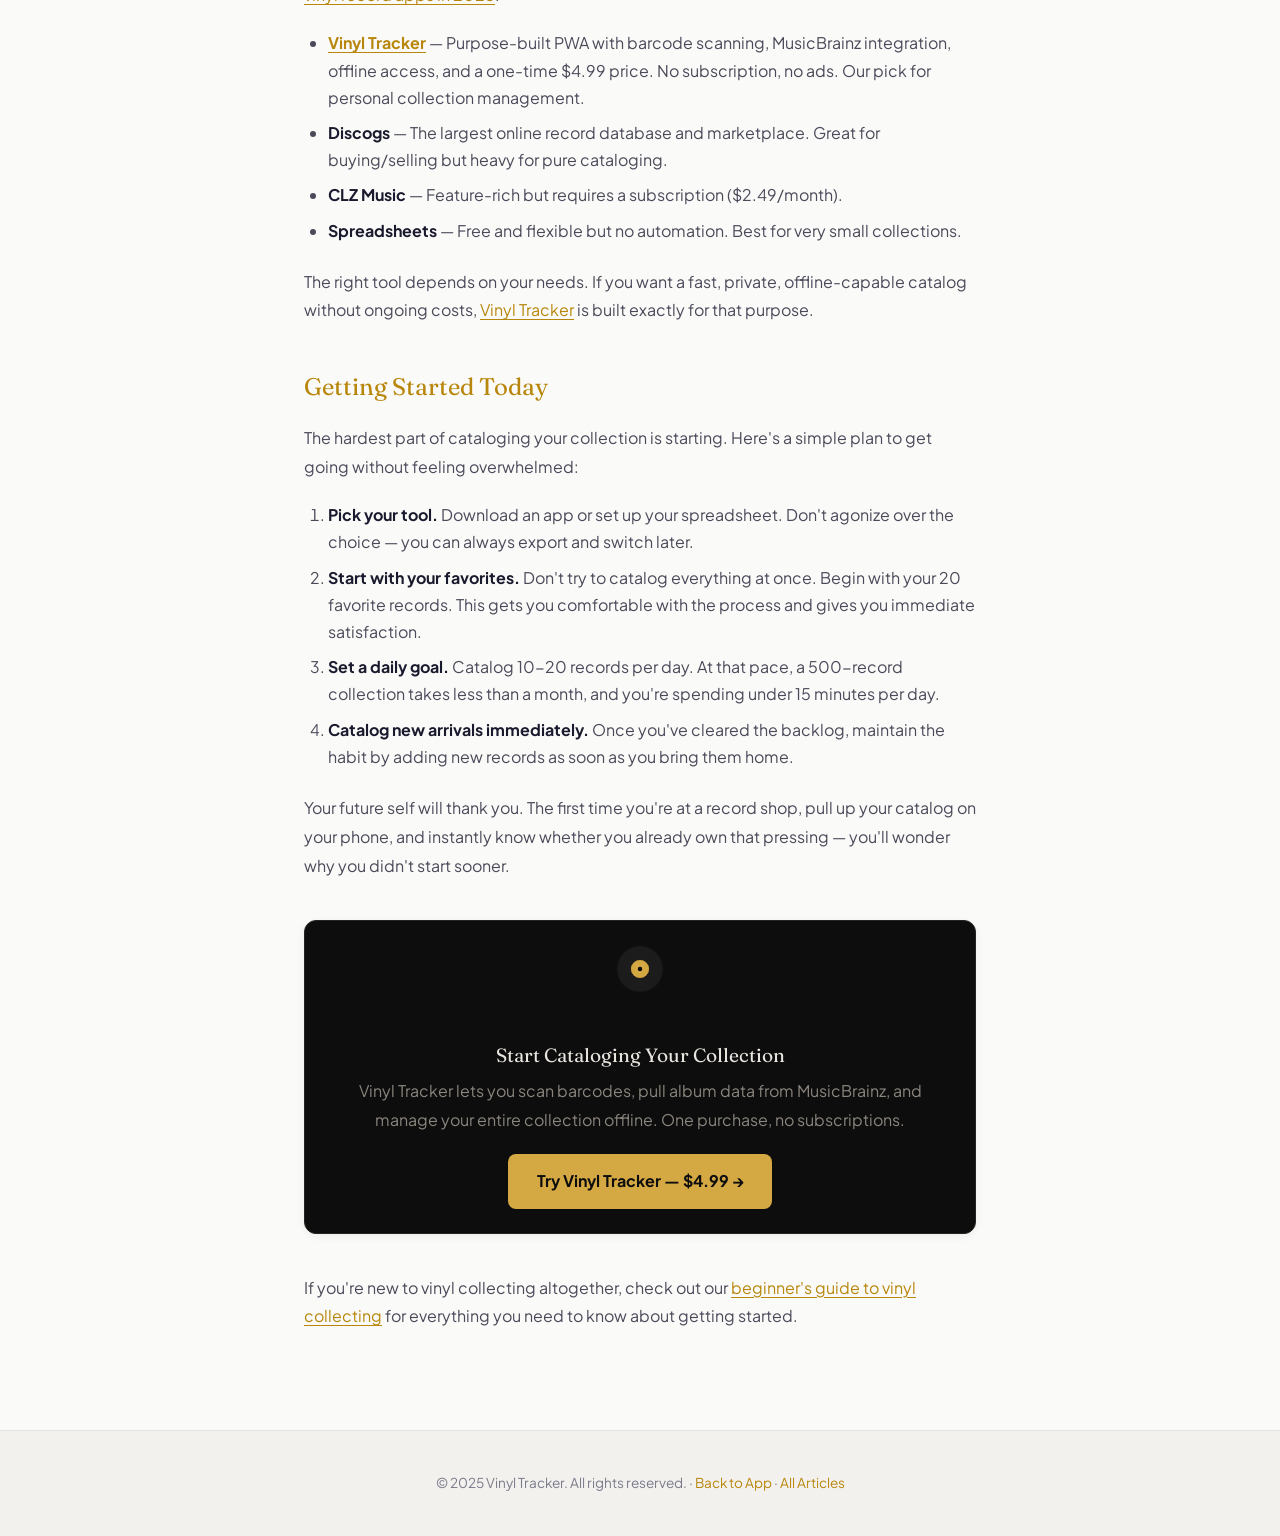
<file: blog/how-to-catalog-vinyl-collection.html>
<!DOCTYPE html>
<html lang="en">
<head>
    <meta charset="UTF-8">
    <meta name="viewport" content="width=device-width, initial-scale=1.0">
    <title>How to Catalog Your Vinyl Collection: The Complete Guide (2025)</title>
    <meta name="description" content="Learn how to catalog and organize your vinyl record collection with the best methods, tools, and apps. Step-by-step guide for beginners and experienced collectors.">
    <meta name="keywords" content="catalog vinyl collection, organize vinyl records, vinyl record database, record collection app, vinyl inventory">
    <link rel="canonical" href="https://vinyltracker.app/blog/how-to-catalog-vinyl-collection.html">
    <meta property="og:title" content="How to Catalog Your Vinyl Collection: The Complete Guide">
    <meta property="og:description" content="Step-by-step guide to organizing and cataloging your vinyl record collection.">
    <meta property="og:url" content="https://vinyltracker.app/blog/how-to-catalog-vinyl-collection.html">
    <meta property="og:type" content="article">
    <script type="application/ld+json">
    {
        "@context": "https://schema.org",
        "@type": "Article",
        "headline": "How to Catalog Your Vinyl Collection: The Complete Guide",
        "description": "Learn how to catalog and organize your vinyl record collection with the best methods, tools, and apps.",
        "author": {"@type": "Organization", "name": "Vinyl Tracker"},
        "publisher": {"@type": "Organization", "name": "Vinyl Tracker"},
        "datePublished": "2025-01-15",
        "dateModified": "2025-01-15",
        "url": "https://vinyltracker.app/blog/how-to-catalog-vinyl-collection.html",
        "mainEntityOfPage": {"@type": "WebPage", "@id": "https://vinyltracker.app/blog/how-to-catalog-vinyl-collection.html"}
    }
    </script>
    <link rel="icon" type="image/svg+xml" href="../favicon.svg">
    <link rel="stylesheet" href="blog.css">
</head>
<body>
<nav class="site-nav">
    <div class="container">
        <a href="/vinyl-tracker/" class="logo">
            <span class="logo-mark"></span>
            Vinyl Tracker
        </a>
        <button class="menu-toggle" onclick="document.querySelector('.nav-links').classList.toggle('open')" aria-label="Toggle menu">
            <svg width="22" height="22" viewBox="0 0 24 24" fill="none" stroke="currentColor" stroke-width="2">
                <line x1="3" y1="6" x2="21" y2="6"/><line x1="3" y1="12" x2="21" y2="12"/><line x1="3" y1="18" x2="21" y2="18"/>
            </svg>
        </button>
        <ul class="nav-links">
            <li><a href="/vinyl-tracker/#features">Features</a></li>
            <li><a href="/vinyl-tracker/#pricing">Pricing</a></li>
            <li><a href="/vinyl-tracker/#faq">FAQ</a></li>
            <li><a href="/vinyl-tracker/blog/">Blog</a></li>
            <li><a href="/vinyl-tracker/app/" class="btn btn-gold">Get the App</a></li>
        </ul>
    </div>
</nav>

<header class="article-header">
    <div class="article-container">
        <p class="meta">Guide · January 15, 2025 · 12 min read</p>
        <h1>How to Catalog Your Vinyl Collection: The Complete Guide</h1>
        <p class="subtitle">Whether you have 50 records or 5,000, a proper catalog transforms how you enjoy your collection. Here's exactly how to do it.</p>
    </div>
</header>

<main class="article-container article-body">

<nav class="toc">
    <h2>Table of Contents</h2>
    <ol>
        <li><a href="#why-catalog">Why You Should Catalog Your Vinyl Collection</a></li>
        <li><a href="#what-to-track">What Information to Track for Each Record</a></li>
        <li><a href="#methods">Cataloging Methods: Spreadsheets, Apps, and Databases</a></li>
        <li><a href="#barcode-scanning">The Barcode Scanning Shortcut</a></li>
        <li><a href="#musicbrainz">Using MusicBrainz for Accurate Metadata</a></li>
        <li><a href="#organizing-physical">Organizing Your Physical Collection</a></li>
        <li><a href="#grading">Record Grading: How to Assess Condition</a></li>
        <li><a href="#maintaining">Maintaining Your Catalog Over Time</a></li>
        <li><a href="#tools">Best Tools for Vinyl Cataloging in 2025</a></li>
        <li><a href="#getting-started">Getting Started Today</a></li>
    </ol>
</nav>

<p>If you're reading this, there's a good chance you've got a stack of vinyl records that you love — but can't quite keep track of. Maybe you've accidentally bought the same album twice at a flea market. Maybe you can't remember which pressing of <em>Kind of Blue</em> you own. Or maybe you just want to know exactly what's in your collection without flipping through every shelf.</p>

<p>You're not alone. Cataloging a vinyl collection is one of those tasks that every collector knows they should do, but few actually complete. The good news? Modern tools have made it dramatically easier than it used to be. No more hand-written index cards or sprawling spreadsheets. Today, you can scan a barcode with your phone and have a complete record entry in seconds.</p>

<p>This guide will walk you through everything you need to know about cataloging your vinyl collection — from choosing what information to track, to picking the right tools, to maintaining your catalog as your collection grows.</p>

<h2 id="why-catalog">Why You Should Catalog Your Vinyl Collection</h2>

<p>Before we dive into the how, let's talk about the why. Cataloging your collection might feel like a chore, but the benefits compound over time. Here's what a proper catalog gives you:</p>

<p><strong>Avoid duplicate purchases.</strong> Every collector has done it — you see a record at a shop, think "I don't think I have this pressing," buy it, get home, and realize you already own it. A searchable catalog on your phone eliminates this entirely. A quick search while you're browsing saves you money and shelf space.</p>

<p><strong>Insurance and documentation.</strong> If the worst happens — fire, flood, theft — having a detailed catalog with condition grades and approximate values is invaluable for insurance claims. Without documentation, you're left trying to reconstruct a collection from memory. Most homeowner's insurance policies require itemized lists for collectibles above a certain value.</p>

<p><strong>Know your collection's story.</strong> When did you buy most of your records? What decade dominates your shelves? Which artist do you collect the most? A catalog transforms your collection from a pile of records into a dataset you can explore. Many collectors are surprised by what the numbers reveal about their listening habits and buying patterns.</p>

<p><strong>Share and discuss.</strong> Whether you're trading with other collectors, showing off to friends, or maintaining a want list, having a structured catalog makes it easy to share what you have and what you're looking for. Some collectors export their catalogs to share on forums or social media.</p>

<p><strong>Track value over time.</strong> The vinyl market has seen significant price movements in recent years. Having a catalog with purchase prices lets you track your collection's value and make informed decisions about buying, selling, or trading. While most collectors don't collect for profit, it's nice to know what your collection is worth.</p>

<h2 id="what-to-track">What Information to Track for Each Record</h2>

<p>The first decision you'll make is what metadata to capture for each record. You can always add fields later, but it's easier to start with a good foundation. Here's what we recommend tracking at minimum:</p>

<ul>
    <li><strong>Artist name</strong> — The primary artist or band</li>
    <li><strong>Album title</strong> — The release title</li>
    <li><strong>Release year</strong> — Original release year and/or pressing year</li>
    <li><strong>Label</strong> — The record label (important for identifying pressings)</li>
    <li><strong>Catalog number</strong> — The label's catalog number, unique to each pressing</li>
    <li><strong>Format</strong> — LP, 2xLP, 7", 10", 12" single, box set, etc.</li>
    <li><strong>Condition</strong> — Using the Goldmine grading scale (Mint, Near Mint, VG+, VG, G+, G, Fair, Poor)</li>
    <li><strong>Barcode/UPC</strong> — For quick scanning and identification</li>
</ul>

<p>Optional but valuable fields include:</p>

<ul>
    <li><strong>Genre/style</strong> — For filtering and statistics</li>
    <li><strong>Purchase date</strong> — When you acquired the record</li>
    <li><strong>Purchase price</strong> — What you paid</li>
    <li><strong>Source</strong> — Where you bought it (shop name, Discogs seller, etc.)</li>
    <li><strong>Notes</strong> — Personal notes, colored vinyl, special editions, etc.</li>
    <li><strong>Sleeve condition</strong> — Separate from the record condition</li>
    <li><strong>Country of pressing</strong> — Especially important for imports</li>
</ul>

<p>The key is to capture enough data to be useful without making each entry so tedious that you give up after 20 records. This is where automated tools shine — they can pull most of this data from databases, leaving you to add only the personal stuff like condition and purchase price.</p>

<h2 id="methods">Cataloging Methods: Spreadsheets, Apps, and Databases</h2>

<p>There are three main approaches to cataloging your vinyl collection, each with tradeoffs:</p>

<h3>Spreadsheets (Google Sheets, Excel)</h3>

<p>The most basic approach. Create a spreadsheet with columns for each field and start entering data. Pros: totally flexible, free, works on any device. Cons: manual data entry is slow and error-prone, no barcode scanning, hard to search on mobile, no cover art, and the bigger it gets the harder it is to manage. Spreadsheets work fine for small collections under 100 records, but they become unwieldy fast.</p>

<h3>Web-Based Platforms (Discogs)</h3>

<p>Discogs is the gold standard for online record cataloging. It has an enormous database and a built-in marketplace. Pros: massive community-maintained database, marketplace integration, social features. Cons: requires internet, can be slow, the interface is cluttered with marketplace features when you just want to manage your collection, data lives on their servers, and the mobile experience is mediocre. Discogs is great for buying and selling but is overkill if you just want a clean personal catalog.</p>

<h3>Dedicated Apps</h3>

<p>Purpose-built apps like <a href="/vinyl-tracker/">Vinyl Tracker</a> are designed specifically for personal collection management. Pros: fast, focused, often support barcode scanning, can work offline, clean mobile interface. Cons: varies by app — some require subscriptions, some have limited databases, some don't support export. The best apps combine barcode scanning with a large metadata database and local storage for privacy and speed.</p>

<p>Our recommendation? Start with a dedicated app that supports barcode scanning and offline access. You'll catalog 10x faster than with a spreadsheet, and you won't be dependent on internet access to browse your own collection. You can always export to CSV or JSON later if you want to switch tools.</p>

<h2 id="barcode-scanning">The Barcode Scanning Shortcut</h2>

<p>The single biggest improvement in vinyl cataloging over the past decade has been barcode scanning. Here's how it works:</p>

<p>Almost every vinyl record released since the 1980s has a UPC (Universal Product Code) or EAN barcode on the sleeve or shrink wrap. When you scan this barcode with your phone's camera, the app can look up the release in a music database and automatically fill in the artist, album, tracklist, label, year, genre, and more.</p>

<p>What used to take 3-5 minutes of manual typing now takes about 5 seconds. For a collection of 500 records, that's the difference between 25+ hours of data entry and about 40 minutes of scanning.</p>

<p>A few tips for effective barcode scanning:</p>

<ul>
    <li><strong>Good lighting helps.</strong> Natural light or a well-lit room will speed up scanning significantly.</li>
    <li><strong>Old records may not have barcodes.</strong> Records pressed before the mid-1980s often don't have UPC codes. For these, you'll need to search by artist and title.</li>
    <li><strong>Some barcodes are on the shrink wrap.</strong> If you've removed the shrink wrap, the barcode might be gone. Check the back cover — many labels also print it there.</li>
    <li><strong>Different pressings have different barcodes.</strong> A US pressing and a UK pressing of the same album will have different UPCs, which is actually helpful for identifying exactly which version you own.</li>
</ul>

<h2 id="musicbrainz">Using MusicBrainz for Accurate Metadata</h2>

<p>When your app scans a barcode, it needs to look up the album data somewhere. The best source for this is <a href="https://musicbrainz.org" target="_blank" rel="noopener">MusicBrainz</a>, an open music encyclopedia with over 50 million releases cataloged by a global community of contributors.</p>

<p>Why MusicBrainz over other databases? A few reasons:</p>

<ul>
    <li><strong>It's open and free.</strong> No API fees, no licensing restrictions. This keeps app costs down for you.</li>
    <li><strong>It's incredibly detailed.</strong> MusicBrainz tracks not just albums but specific pressings, including catalog numbers, labels, countries, and formats.</li>
    <li><strong>It's community-maintained.</strong> Thousands of editors contribute data daily, and there's a thorough review process for accuracy.</li>
    <li><strong>It covers niche releases.</strong> Because it's community-driven, MusicBrainz often has data on obscure releases that commercial databases miss.</li>
</ul>

<p>When <a href="/vinyl-tracker/">Vinyl Tracker</a> scans a barcode, it queries MusicBrainz to find the matching release, then pulls in all the metadata automatically. If the exact barcode isn't found, you can search by artist and title to find the right release manually.</p>

<h2 id="organizing-physical">Organizing Your Physical Collection</h2>

<p>A digital catalog is one half of the equation. The other half is organizing your physical records so you can actually find them. Here are the most popular approaches:</p>

<h3>Alphabetical by Artist</h3>

<p>The most common method. Simple, intuitive, and easy for others to navigate. File under the artist's last name (or band name). The main challenge is compilations and soundtracks — most collectors create a separate section for these.</p>

<h3>By Genre, Then Alphabetical</h3>

<p>If you collect across multiple genres — jazz, rock, electronic, classical — organizing by genre first makes browsing more natural. Within each genre section, alphabetize by artist. This mirrors how record shops organize their inventory.</p>

<h3>Chronological</h3>

<p>Some collectors organize by release year. This creates an interesting historical flow when browsing but makes finding a specific record harder unless you know when it was released. Works best as a secondary system within genre sections.</p>

<h3>By Label</h3>

<p>Label-focused collectors (especially in jazz and electronic music) sometimes organize by label. All your Blue Note records together, all your Warp records together. This makes sense if you tend to buy "the label's catalog" rather than individual artists.</p>

<p>Whatever system you choose, the most important thing is consistency. Pick a method, commit to it, and re-file records after listening. The best system is the one you actually maintain.</p>

<h2 id="grading">Record Grading: How to Assess Condition</h2>

<p>If you're going to catalog your records, you should note their condition. The standard in the vinyl world is the <strong>Goldmine Grading Scale</strong>, which uses these grades:</p>

<ul>
    <li><strong>Mint (M)</strong> — Perfect, unplayed condition. Still sealed or absolutely flawless.</li>
    <li><strong>Near Mint (NM or M-)</strong> — Nearly perfect. May have been played but shows no visible signs of wear. The record plays flawlessly.</li>
    <li><strong>Very Good Plus (VG+)</strong> — Shows some light marks or wear but plays with minimal surface noise. Most well-cared-for used records fall here.</li>
    <li><strong>Very Good (VG)</strong> — Noticeable surface marks and some audible surface noise, but the music is still fully enjoyable. Light scratches may be visible.</li>
    <li><strong>Good Plus (G+)</strong> — Significant wear, consistent surface noise, but still plays through without skipping.</li>
    <li><strong>Good (G)</strong> — Heavy wear, lots of surface noise, possibly some distortion. Playable but not pleasant.</li>
    <li><strong>Fair (F) / Poor (P)</strong> — Barely playable. Significant damage, skips, or warping.</li>
</ul>

<p>Most collectors grade conservatively — when in doubt, go one grade lower. It's better to be pleasantly surprised than disappointed. Grade both the record and the sleeve separately, since they can vary significantly. A NM record in a VG sleeve is common for older pressings.</p>

<p>When entering grades in your catalog, be consistent. Use the standard abbreviations (M, NM, VG+, VG, G+, G, F, P) so they're universally understood if you ever share or export your catalog.</p>

<h2 id="maintaining">Maintaining Your Catalog Over Time</h2>

<p>The biggest challenge with any cataloging system isn't setting it up — it's maintaining it. Here are proven strategies for keeping your catalog current:</p>

<p><strong>Catalog at the point of entry.</strong> The moment you bring a new record home, scan it and add it to your catalog before putting it on the shelf. This takes 30 seconds and prevents the dreaded backlog of uncataloged records.</p>

<p><strong>Note when you sell or trade.</strong> If a record leaves your collection, mark it in your catalog. Some apps let you mark records as "sold" or "traded" rather than deleting them, which is useful for tracking what you've owned over time.</p>

<p><strong>Review periodically.</strong> Once or twice a year, browse through your catalog and your shelves. Update any condition grades that have changed, add notes you've been meaning to add, and catch any records that somehow didn't make it into the catalog.</p>

<p><strong>Back up your data.</strong> If your catalog lives on your phone, export a backup regularly. A JSON or CSV export stored in cloud storage means you'll never lose your catalog even if your device dies. Apps like <a href="/vinyl-tracker/">Vinyl Tracker</a> make export dead simple — one tap and you've got a complete backup file.</p>

<h2 id="tools">Best Tools for Vinyl Cataloging in 2025</h2>

<p>The vinyl cataloging landscape has matured significantly. Here's a quick overview of the best options available today. For a detailed comparison, check out our article on <a href="best-vinyl-record-apps-2025.html">the best vinyl record apps in 2025</a>.</p>

<ul>
    <li><strong><a href="/vinyl-tracker/">Vinyl Tracker</a></strong> — Purpose-built PWA with barcode scanning, MusicBrainz integration, offline access, and a one-time $4.99 price. No subscription, no ads. Our pick for personal collection management.</li>
    <li><strong>Discogs</strong> — The largest online record database and marketplace. Great for buying/selling but heavy for pure cataloging.</li>
    <li><strong>CLZ Music</strong> — Feature-rich but requires a subscription ($2.49/month).</li>
    <li><strong>Spreadsheets</strong> — Free and flexible but no automation. Best for very small collections.</li>
</ul>

<p>The right tool depends on your needs. If you want a fast, private, offline-capable catalog without ongoing costs, <a href="/vinyl-tracker/">Vinyl Tracker</a> is built exactly for that purpose.</p>

<h2 id="getting-started">Getting Started Today</h2>

<p>The hardest part of cataloging your collection is starting. Here's a simple plan to get going without feeling overwhelmed:</p>

<ol>
    <li><strong>Pick your tool.</strong> Download an app or set up your spreadsheet. Don't agonize over the choice — you can always export and switch later.</li>
    <li><strong>Start with your favorites.</strong> Don't try to catalog everything at once. Begin with your 20 favorite records. This gets you comfortable with the process and gives you immediate satisfaction.</li>
    <li><strong>Set a daily goal.</strong> Catalog 10-20 records per day. At that pace, a 500-record collection takes less than a month, and you're spending under 15 minutes per day.</li>
    <li><strong>Catalog new arrivals immediately.</strong> Once you've cleared the backlog, maintain the habit by adding new records as soon as you bring them home.</li>
</ol>

<p>Your future self will thank you. The first time you're at a record shop, pull up your catalog on your phone, and instantly know whether you already own that pressing — you'll wonder why you didn't start sooner.</p>

<div class="cta-box">
    <svg xmlns="http://www.w3.org/2000/svg" viewBox="0 0 32 32" width="48" height="48" style="margin-bottom:4px"><circle cx="16" cy="16" r="15.5" fill="#1a1a1a" stroke="#111" stroke-width="0.5"/><circle cx="16" cy="16" r="14" fill="none" stroke="#222" stroke-width="0.3"/><circle cx="16" cy="16" r="13" fill="none" stroke="#252525" stroke-width="0.3"/><circle cx="16" cy="16" r="12" fill="none" stroke="#222" stroke-width="0.3"/><circle cx="16" cy="16" r="11" fill="none" stroke="#252525" stroke-width="0.3"/><circle cx="16" cy="16" r="10" fill="none" stroke="#222" stroke-width="0.3"/><circle cx="16" cy="16" r="9" fill="none" stroke="#252525" stroke-width="0.3"/><circle cx="16" cy="16" r="8" fill="none" stroke="#222" stroke-width="0.3"/><circle cx="16" cy="16" r="7.5" fill="none" stroke="#252525" stroke-width="0.3"/><circle cx="16" cy="16" r="6" fill="#D4A843"/><circle cx="16" cy="16" r="5.8" fill="none" stroke="#C49A3C" stroke-width="0.4"/><circle cx="16" cy="16" r="4.5" fill="none" stroke="#b8923a" stroke-width="0.2" opacity="0.5"/><circle cx="16" cy="16" r="1.5" fill="#0D0D0D"/></svg>
    <h3>Start Cataloging Your Collection</h3>
    <p>Vinyl Tracker lets you scan barcodes, pull album data from MusicBrainz, and manage your entire collection offline. One purchase, no subscriptions.</p>
    <a href="/vinyl-tracker/app/" class="btn">Try Vinyl Tracker — $4.99 →</a>
</div>

<p>If you're new to vinyl collecting altogether, check out our <a href="vinyl-collecting-beginners-guide.html">beginner's guide to vinyl collecting</a> for everything you need to know about getting started.</p>

</main>

<footer class="blog-footer">
    <div class="container">
        <p>© 2025 Vinyl Tracker. All rights reserved. · <a href="/vinyl-tracker/">Back to App</a> · <a href="/vinyl-tracker/blog/">All Articles</a></p>
    </div>
</footer>
</body>
</html>
</file>
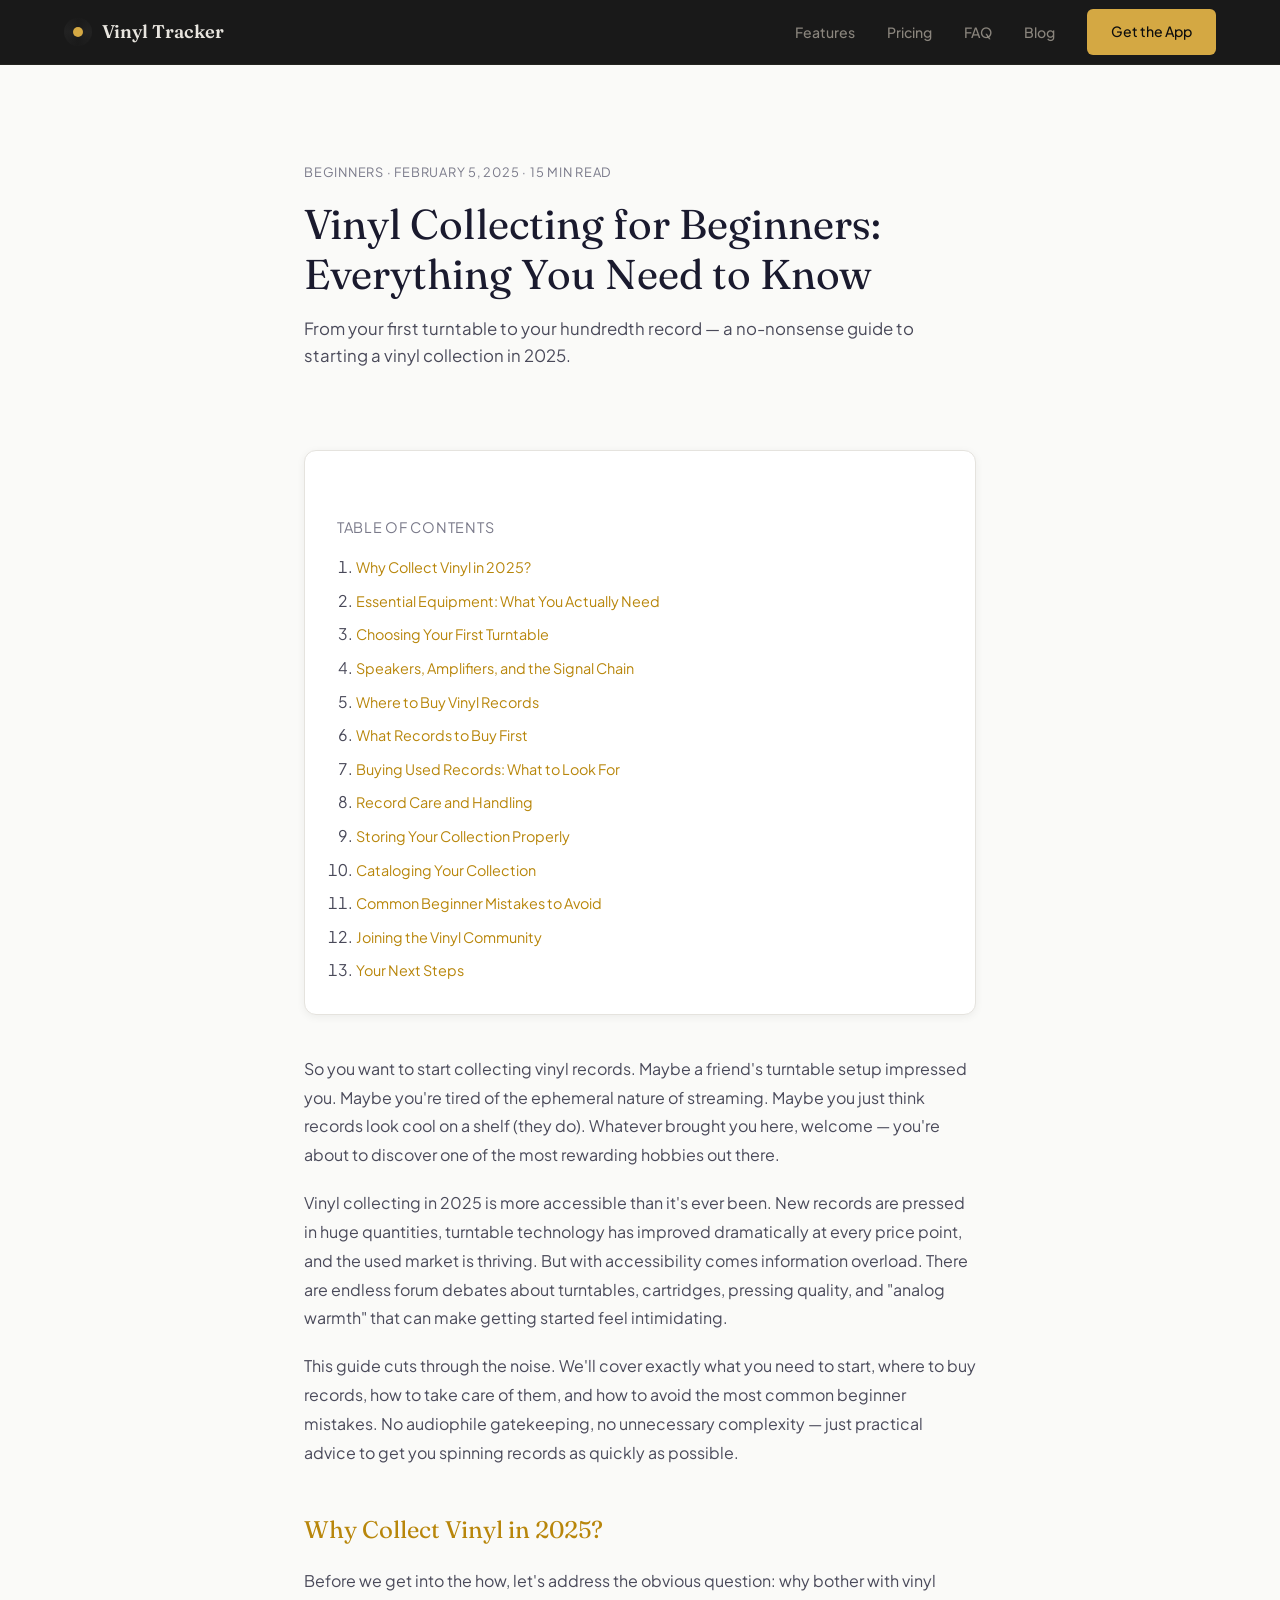
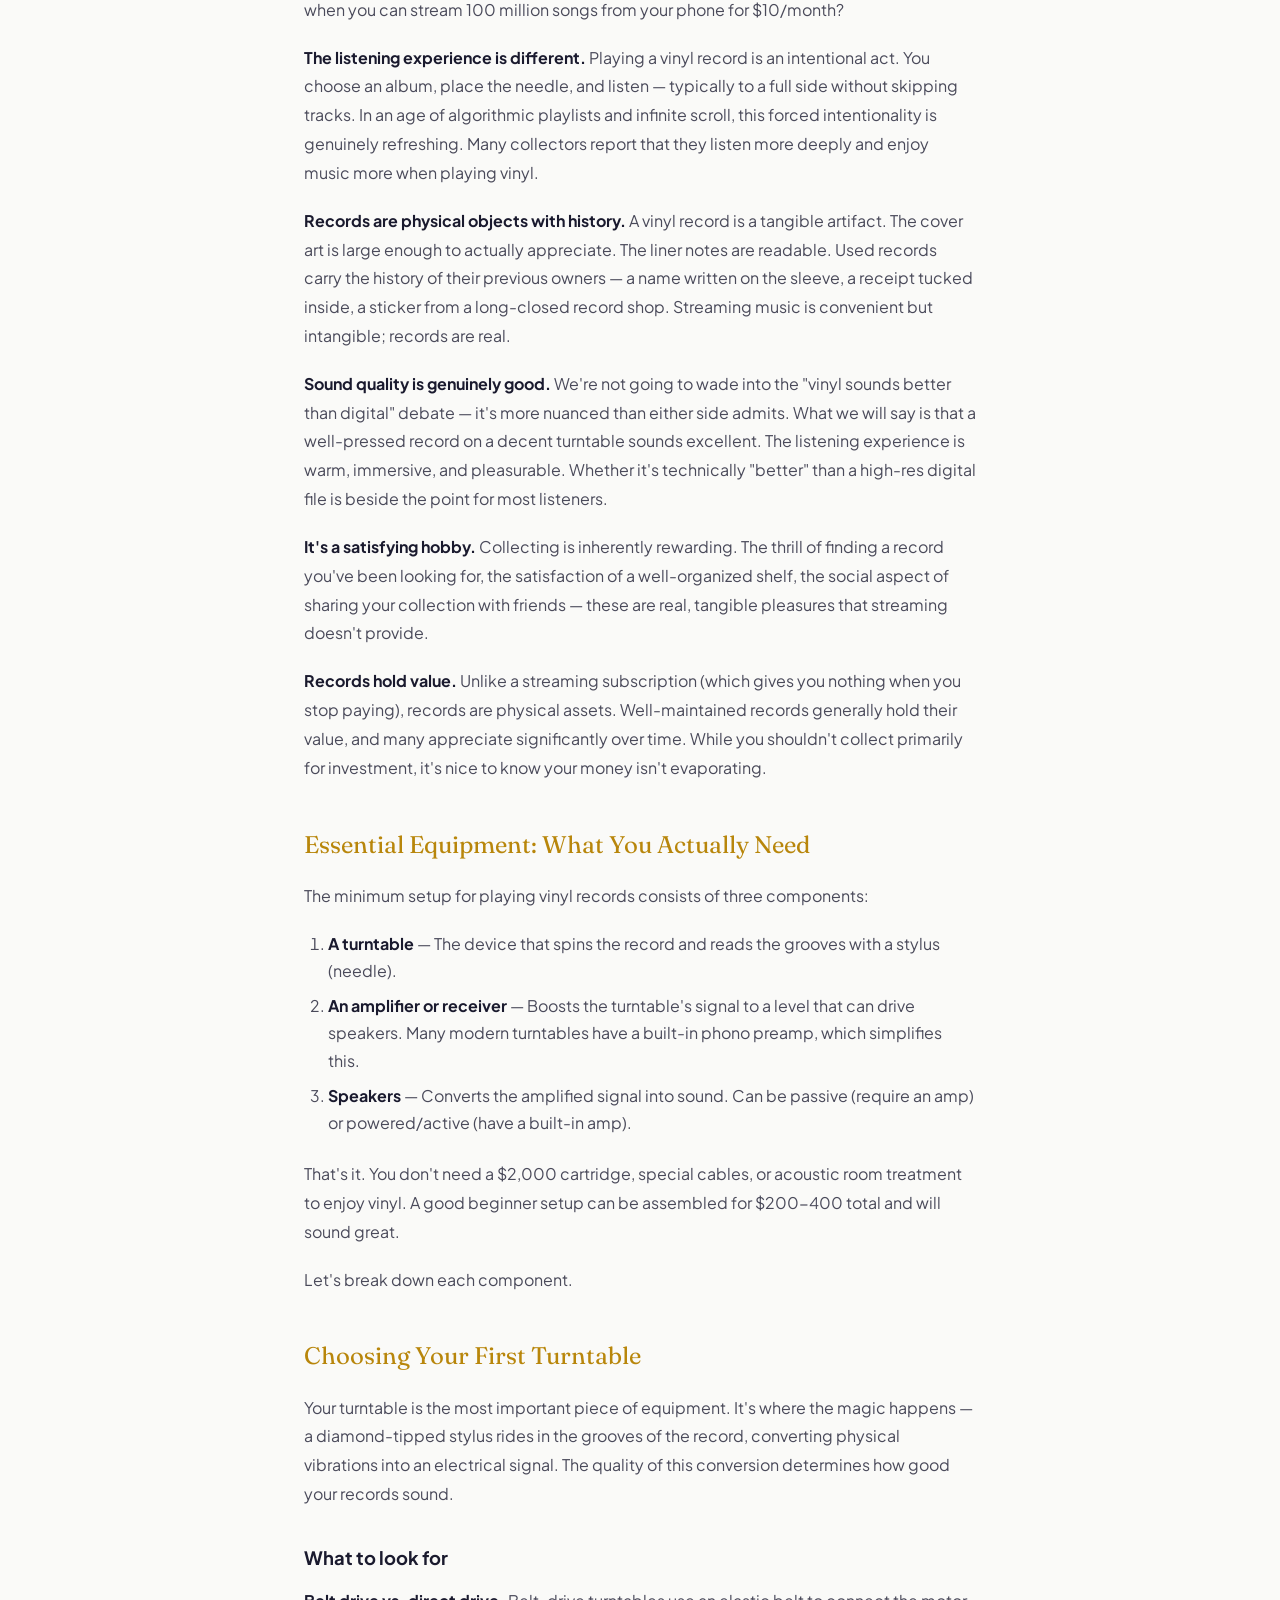
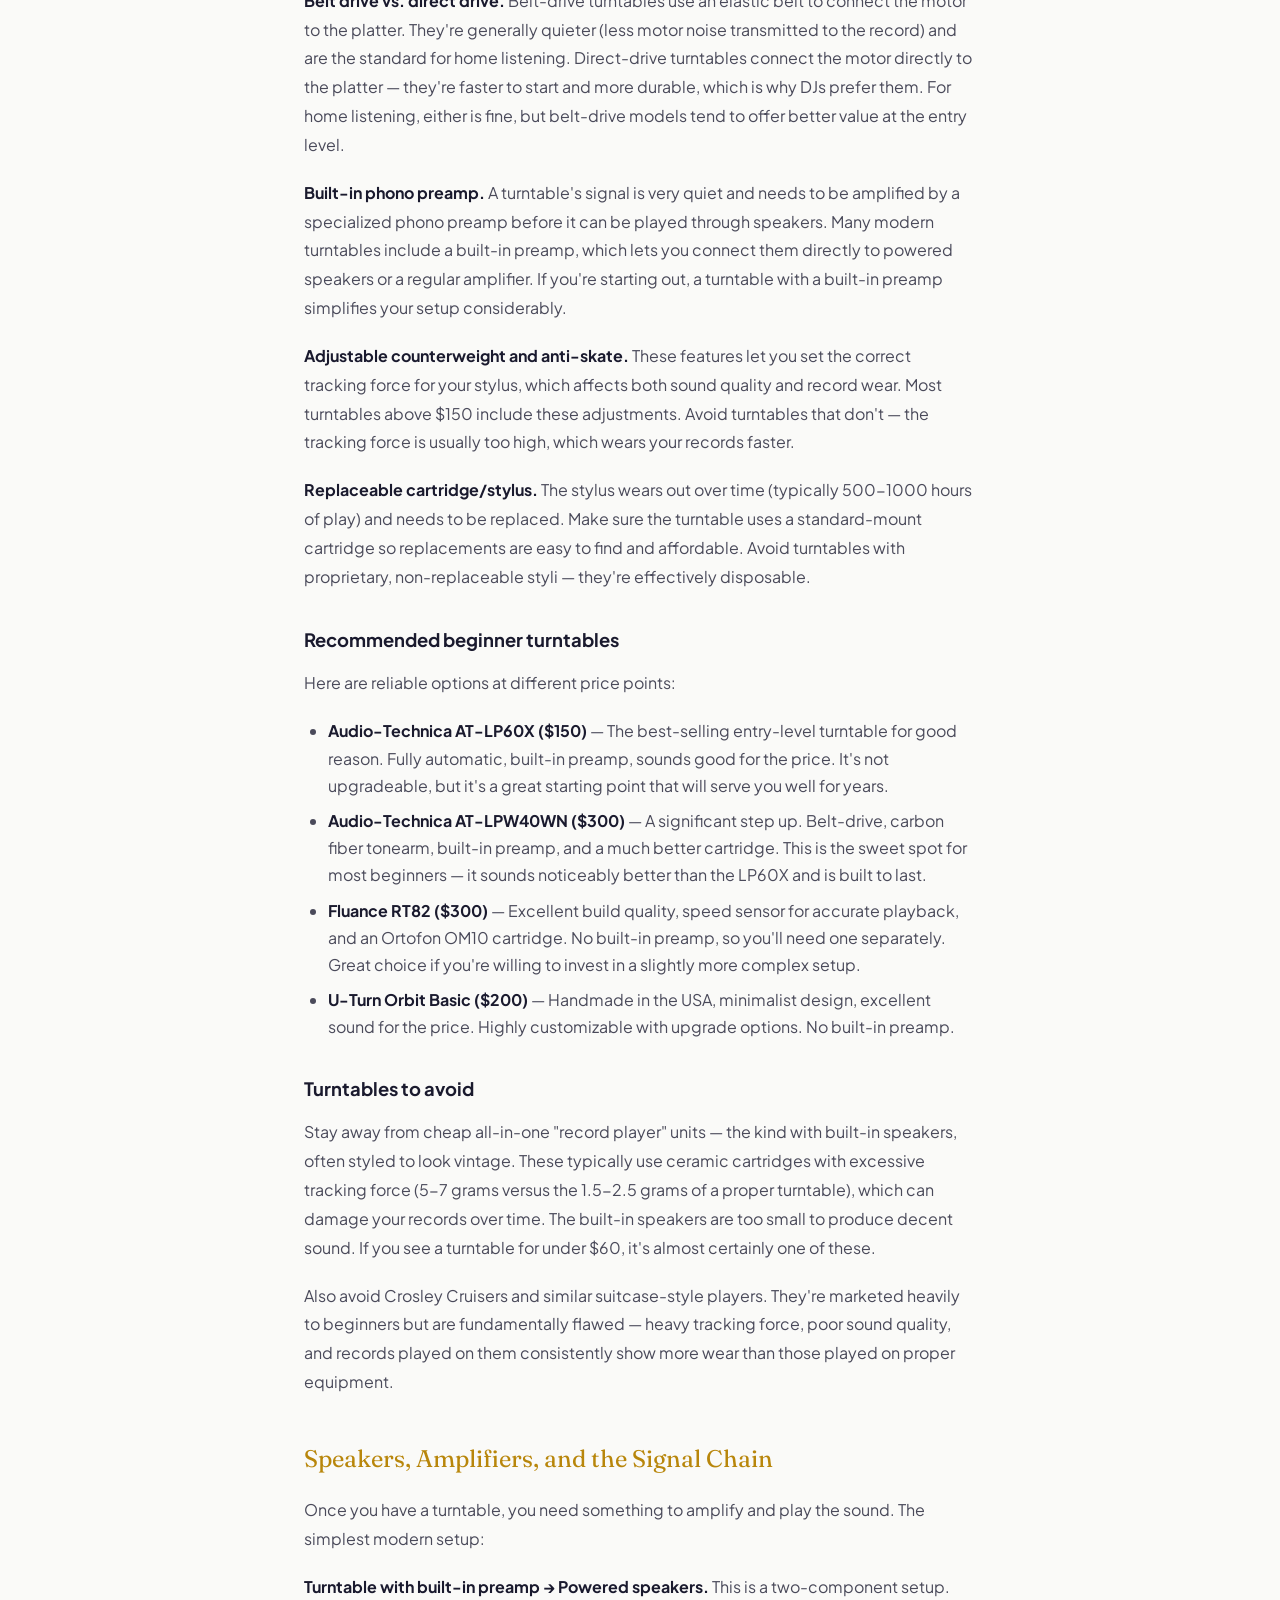
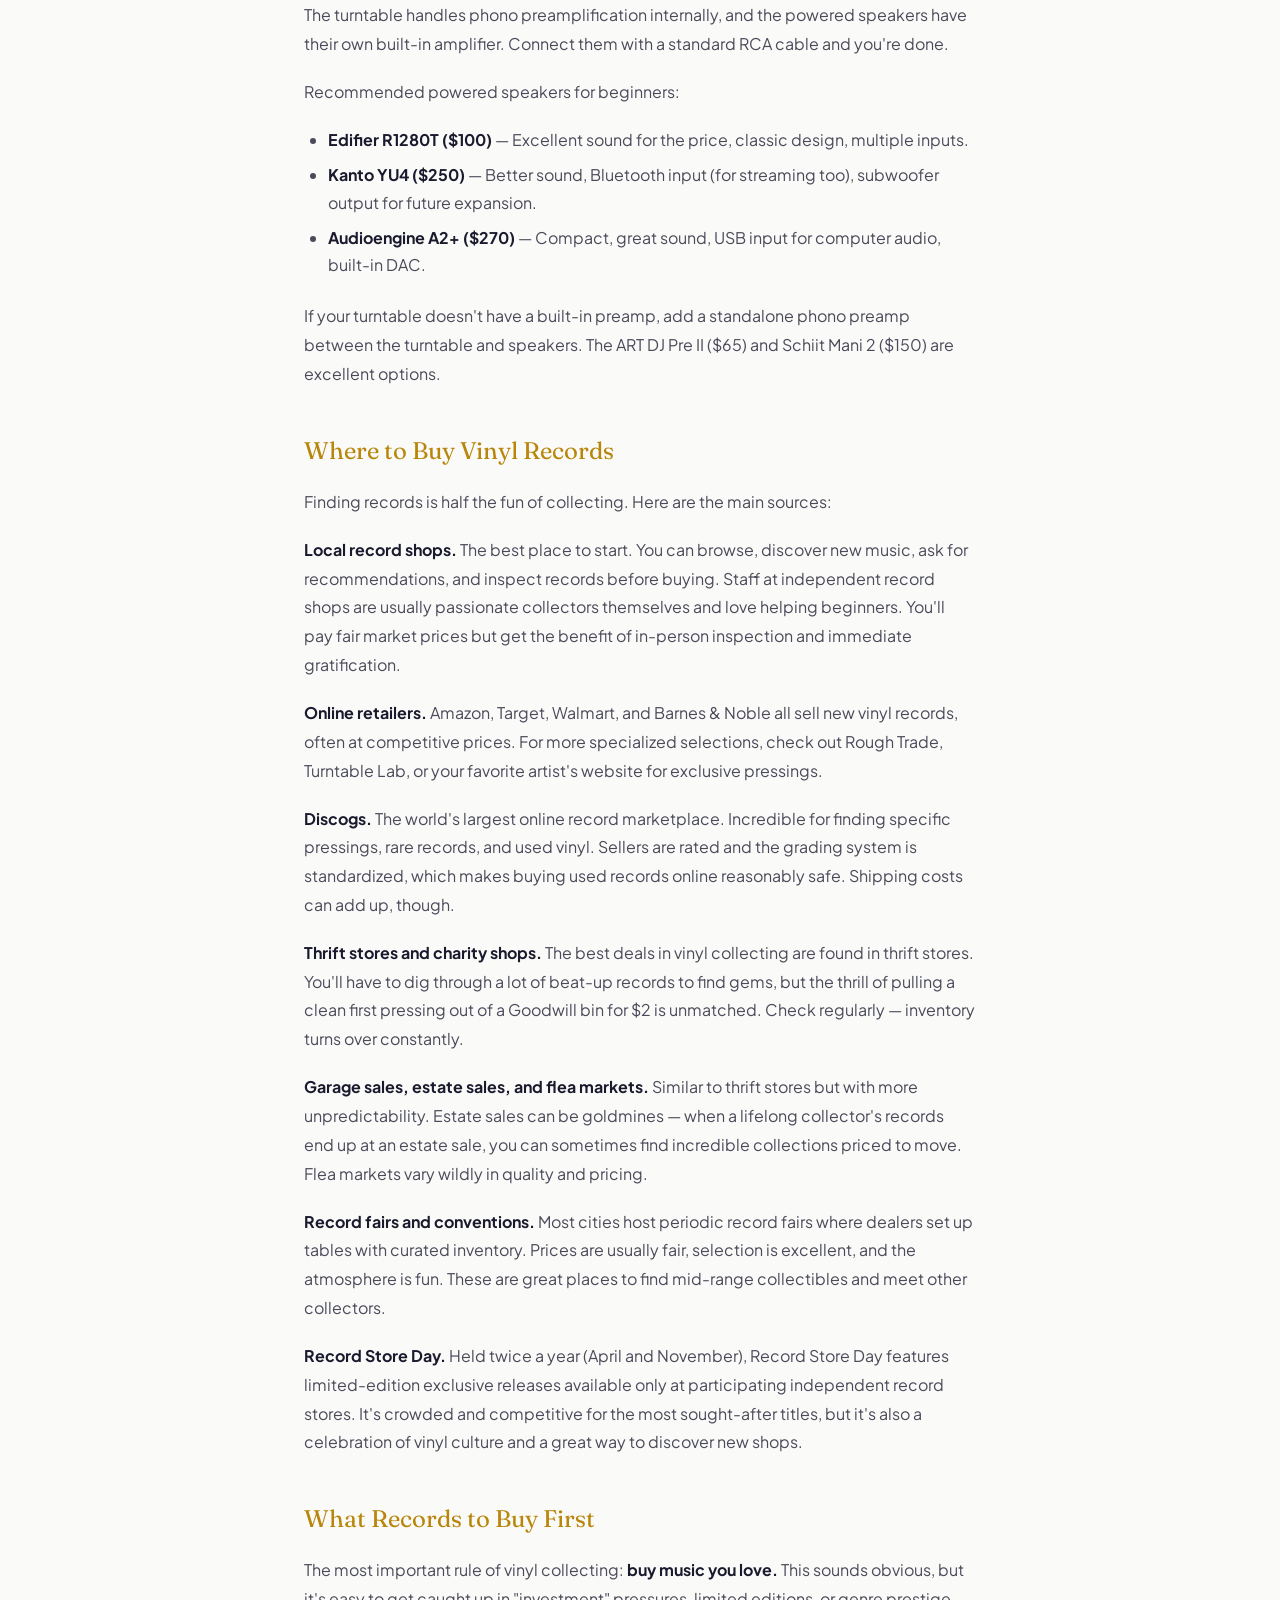
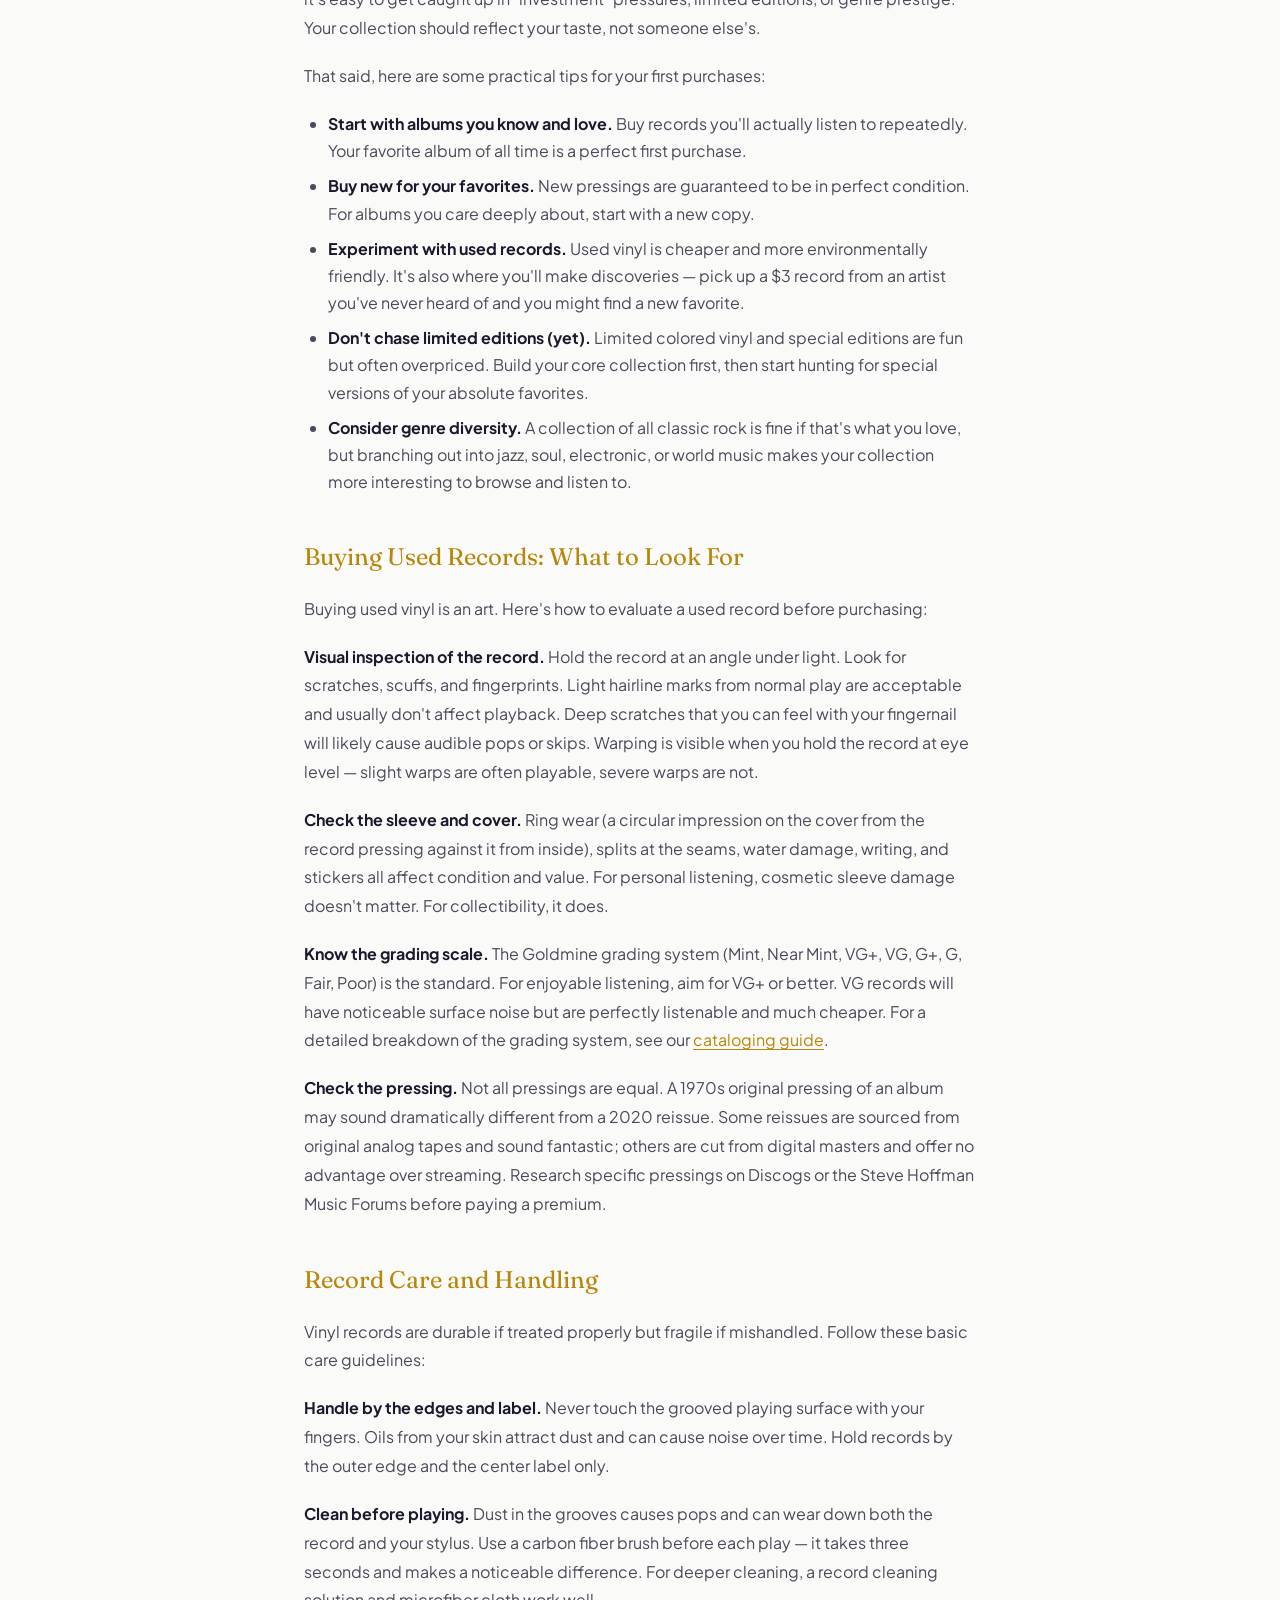
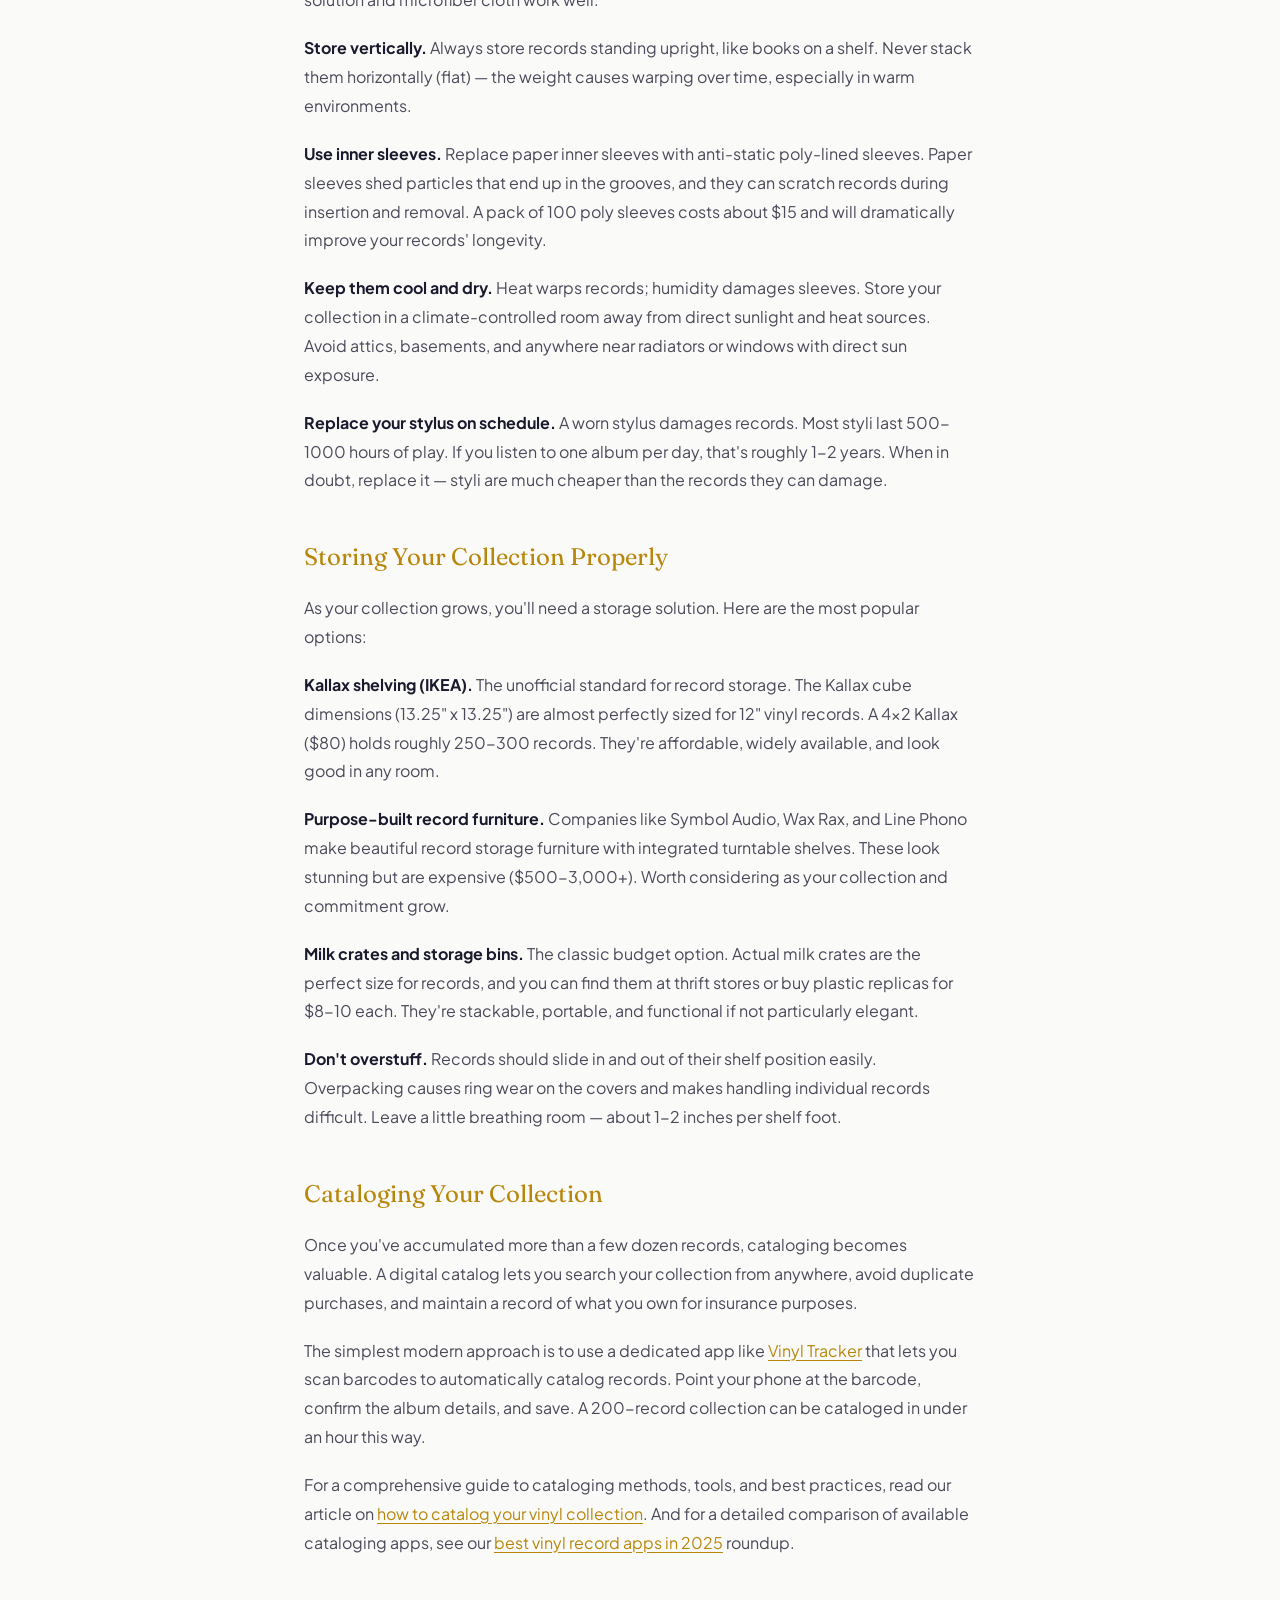
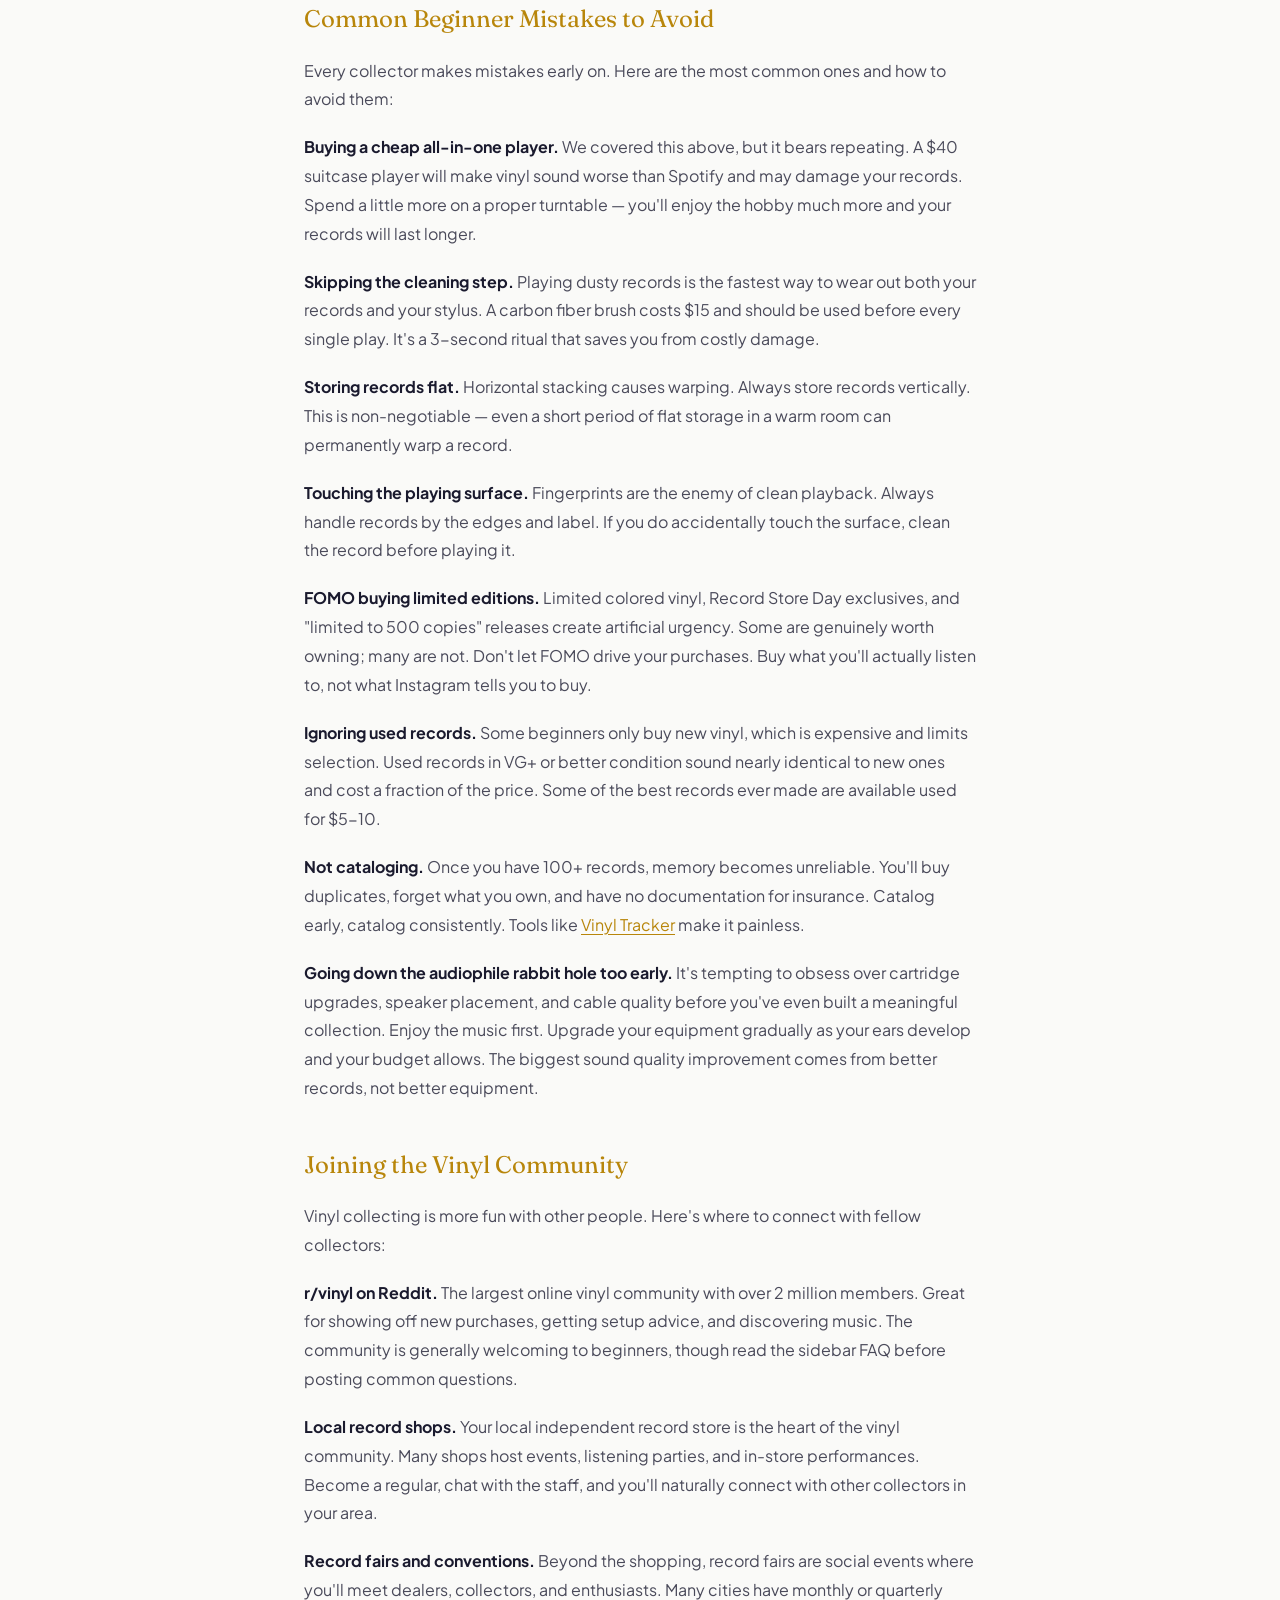
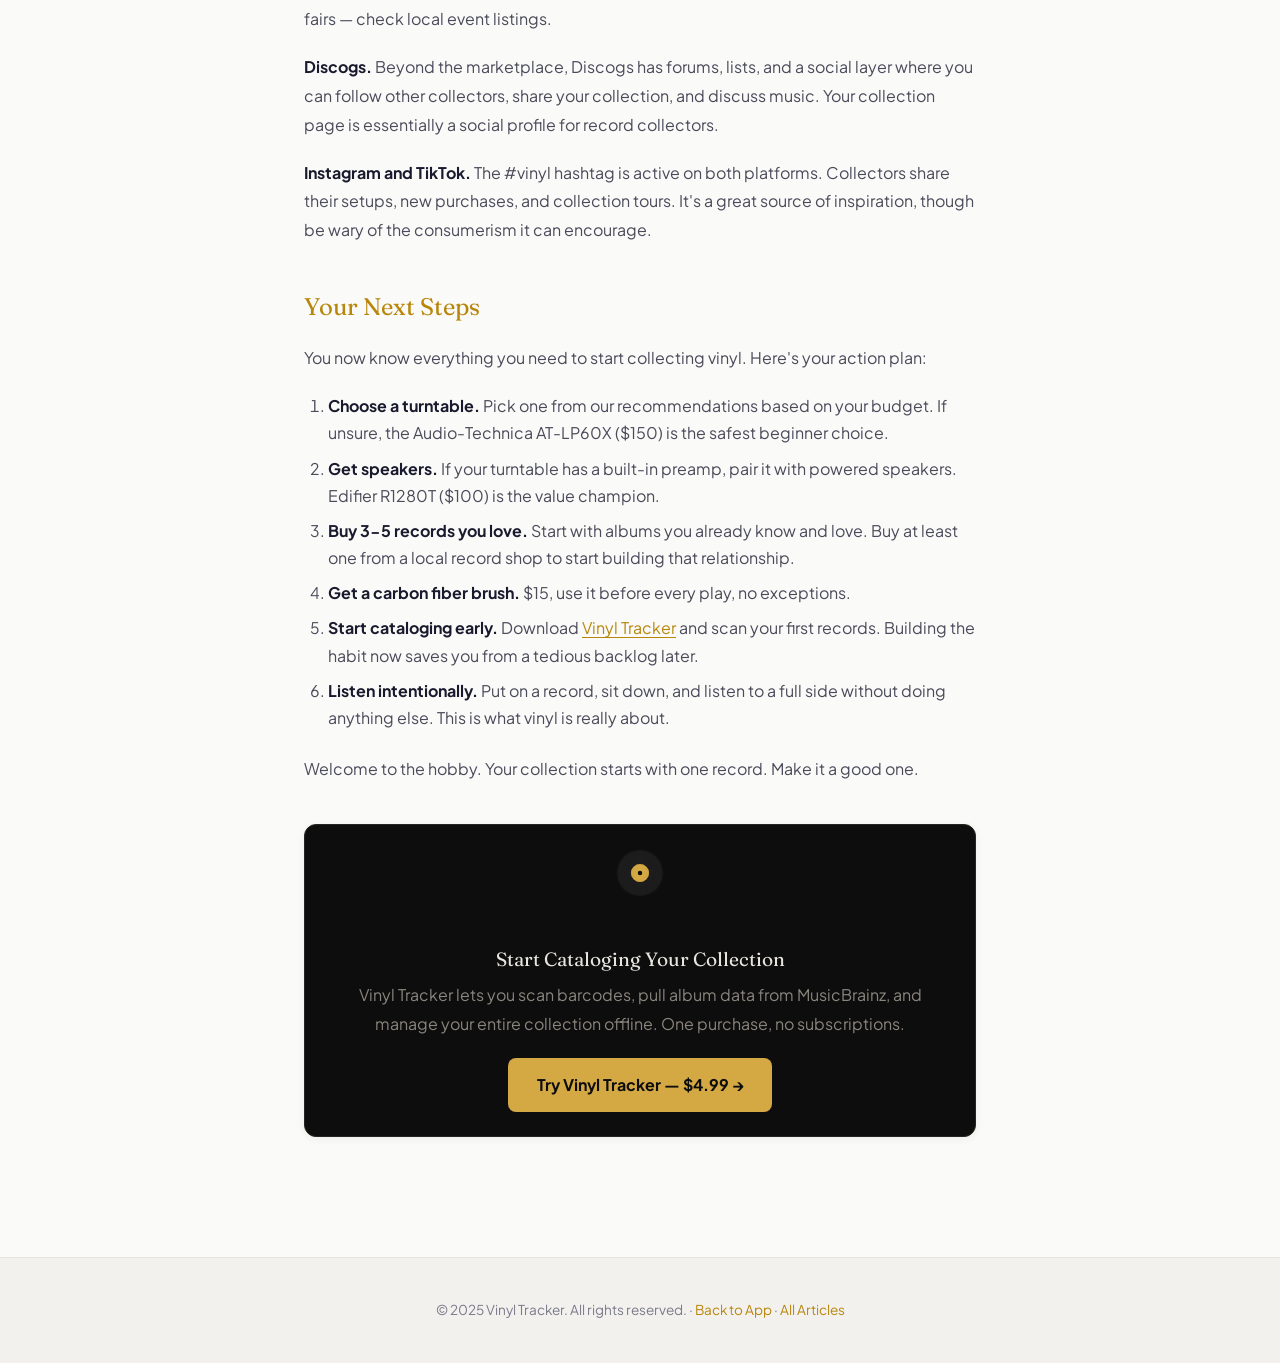
<file: blog/vinyl-collecting-beginners-guide.html>
<!DOCTYPE html>
<html lang="en">
<head>
    <meta charset="UTF-8">
    <meta name="viewport" content="width=device-width, initial-scale=1.0">
    <title>Vinyl Collecting for Beginners: Everything You Need to Know (2025)</title>
    <meta name="description" content="New to vinyl records? This comprehensive beginner's guide covers everything from buying your first turntable to building and organizing a record collection you'll treasure.">
    <meta name="keywords" content="vinyl collecting beginners, start vinyl collection, how to collect vinyl records, vinyl record guide, beginner vinyl tips, turntable setup guide">
    <link rel="canonical" href="https://vinyltracker.app/blog/vinyl-collecting-beginners-guide.html">
    <meta property="og:title" content="Vinyl Collecting for Beginners: Everything You Need to Know">
    <meta property="og:description" content="The ultimate beginner's guide to vinyl collecting. Equipment, buying records, building your collection.">
    <meta property="og:url" content="https://vinyltracker.app/blog/vinyl-collecting-beginners-guide.html">
    <meta property="og:type" content="article">
    <script type="application/ld+json">
    {
        "@context": "https://schema.org",
        "@type": "Article",
        "headline": "Vinyl Collecting for Beginners: Everything You Need to Know",
        "description": "Complete beginner's guide to vinyl record collecting — equipment, buying tips, collection management, and more.",
        "author": {"@type": "Organization", "name": "Vinyl Tracker"},
        "publisher": {"@type": "Organization", "name": "Vinyl Tracker"},
        "datePublished": "2025-02-05",
        "dateModified": "2025-02-05",
        "url": "https://vinyltracker.app/blog/vinyl-collecting-beginners-guide.html",
        "mainEntityOfPage": {"@type": "WebPage", "@id": "https://vinyltracker.app/blog/vinyl-collecting-beginners-guide.html"}
    }
    </script>
    <link rel="icon" type="image/svg+xml" href="../favicon.svg">
    <link rel="stylesheet" href="blog.css">
</head>
<body>
<nav class="site-nav">
    <div class="container">
        <a href="/vinyl-tracker/" class="logo">
            <span class="logo-mark"></span>
            Vinyl Tracker
        </a>
        <button class="menu-toggle" onclick="document.querySelector('.nav-links').classList.toggle('open')" aria-label="Toggle menu">
            <svg width="22" height="22" viewBox="0 0 24 24" fill="none" stroke="currentColor" stroke-width="2">
                <line x1="3" y1="6" x2="21" y2="6"/><line x1="3" y1="12" x2="21" y2="12"/><line x1="3" y1="18" x2="21" y2="18"/>
            </svg>
        </button>
        <ul class="nav-links">
            <li><a href="/vinyl-tracker/#features">Features</a></li>
            <li><a href="/vinyl-tracker/#pricing">Pricing</a></li>
            <li><a href="/vinyl-tracker/#faq">FAQ</a></li>
            <li><a href="/vinyl-tracker/blog/">Blog</a></li>
            <li><a href="/vinyl-tracker/app/" class="btn btn-gold">Get the App</a></li>
        </ul>
    </div>
</nav>

<header class="article-header">
    <div class="article-container">
        <p class="meta">Beginners · February 5, 2025 · 15 min read</p>
        <h1>Vinyl Collecting for Beginners: Everything You Need to Know</h1>
        <p class="subtitle">From your first turntable to your hundredth record — a no-nonsense guide to starting a vinyl collection in 2025.</p>
    </div>
</header>

<main class="article-container article-body">

<nav class="toc">
    <h2>Table of Contents</h2>
    <ol>
        <li><a href="#why-vinyl">Why Collect Vinyl in 2025?</a></li>
        <li><a href="#equipment">Essential Equipment: What You Actually Need</a></li>
        <li><a href="#turntable">Choosing Your First Turntable</a></li>
        <li><a href="#speakers">Speakers, Amplifiers, and the Signal Chain</a></li>
        <li><a href="#buying">Where to Buy Vinyl Records</a></li>
        <li><a href="#what-to-buy">What Records to Buy First</a></li>
        <li><a href="#used-records">Buying Used Records: What to Look For</a></li>
        <li><a href="#care">Record Care and Handling</a></li>
        <li><a href="#storage">Storing Your Collection Properly</a></li>
        <li><a href="#cataloging">Cataloging Your Collection</a></li>
        <li><a href="#common-mistakes">Common Beginner Mistakes to Avoid</a></li>
        <li><a href="#community">Joining the Vinyl Community</a></li>
        <li><a href="#next-steps">Your Next Steps</a></li>
    </ol>
</nav>

<p>So you want to start collecting vinyl records. Maybe a friend's turntable setup impressed you. Maybe you're tired of the ephemeral nature of streaming. Maybe you just think records look cool on a shelf (they do). Whatever brought you here, welcome — you're about to discover one of the most rewarding hobbies out there.</p>

<p>Vinyl collecting in 2025 is more accessible than it's ever been. New records are pressed in huge quantities, turntable technology has improved dramatically at every price point, and the used market is thriving. But with accessibility comes information overload. There are endless forum debates about turntables, cartridges, pressing quality, and "analog warmth" that can make getting started feel intimidating.</p>

<p>This guide cuts through the noise. We'll cover exactly what you need to start, where to buy records, how to take care of them, and how to avoid the most common beginner mistakes. No audiophile gatekeeping, no unnecessary complexity — just practical advice to get you spinning records as quickly as possible.</p>

<h2 id="why-vinyl">Why Collect Vinyl in 2025?</h2>

<p>Before we get into the how, let's address the obvious question: why bother with vinyl when you can stream 100 million songs from your phone for $10/month?</p>

<p><strong>The listening experience is different.</strong> Playing a vinyl record is an intentional act. You choose an album, place the needle, and listen — typically to a full side without skipping tracks. In an age of algorithmic playlists and infinite scroll, this forced intentionality is genuinely refreshing. Many collectors report that they listen more deeply and enjoy music more when playing vinyl.</p>

<p><strong>Records are physical objects with history.</strong> A vinyl record is a tangible artifact. The cover art is large enough to actually appreciate. The liner notes are readable. Used records carry the history of their previous owners — a name written on the sleeve, a receipt tucked inside, a sticker from a long-closed record shop. Streaming music is convenient but intangible; records are real.</p>

<p><strong>Sound quality is genuinely good.</strong> We're not going to wade into the "vinyl sounds better than digital" debate — it's more nuanced than either side admits. What we will say is that a well-pressed record on a decent turntable sounds excellent. The listening experience is warm, immersive, and pleasurable. Whether it's technically "better" than a high-res digital file is beside the point for most listeners.</p>

<p><strong>It's a satisfying hobby.</strong> Collecting is inherently rewarding. The thrill of finding a record you've been looking for, the satisfaction of a well-organized shelf, the social aspect of sharing your collection with friends — these are real, tangible pleasures that streaming doesn't provide.</p>

<p><strong>Records hold value.</strong> Unlike a streaming subscription (which gives you nothing when you stop paying), records are physical assets. Well-maintained records generally hold their value, and many appreciate significantly over time. While you shouldn't collect primarily for investment, it's nice to know your money isn't evaporating.</p>

<h2 id="equipment">Essential Equipment: What You Actually Need</h2>

<p>The minimum setup for playing vinyl records consists of three components:</p>

<ol>
    <li><strong>A turntable</strong> — The device that spins the record and reads the grooves with a stylus (needle).</li>
    <li><strong>An amplifier or receiver</strong> — Boosts the turntable's signal to a level that can drive speakers. Many modern turntables have a built-in phono preamp, which simplifies this.</li>
    <li><strong>Speakers</strong> — Converts the amplified signal into sound. Can be passive (require an amp) or powered/active (have a built-in amp).</li>
</ol>

<p>That's it. You don't need a $2,000 cartridge, special cables, or acoustic room treatment to enjoy vinyl. A good beginner setup can be assembled for $200-400 total and will sound great.</p>

<p>Let's break down each component.</p>

<h2 id="turntable">Choosing Your First Turntable</h2>

<p>Your turntable is the most important piece of equipment. It's where the magic happens — a diamond-tipped stylus rides in the grooves of the record, converting physical vibrations into an electrical signal. The quality of this conversion determines how good your records sound.</p>

<h3>What to look for</h3>

<p><strong>Belt drive vs. direct drive.</strong> Belt-drive turntables use an elastic belt to connect the motor to the platter. They're generally quieter (less motor noise transmitted to the record) and are the standard for home listening. Direct-drive turntables connect the motor directly to the platter — they're faster to start and more durable, which is why DJs prefer them. For home listening, either is fine, but belt-drive models tend to offer better value at the entry level.</p>

<p><strong>Built-in phono preamp.</strong> A turntable's signal is very quiet and needs to be amplified by a specialized phono preamp before it can be played through speakers. Many modern turntables include a built-in preamp, which lets you connect them directly to powered speakers or a regular amplifier. If you're starting out, a turntable with a built-in preamp simplifies your setup considerably.</p>

<p><strong>Adjustable counterweight and anti-skate.</strong> These features let you set the correct tracking force for your stylus, which affects both sound quality and record wear. Most turntables above $150 include these adjustments. Avoid turntables that don't — the tracking force is usually too high, which wears your records faster.</p>

<p><strong>Replaceable cartridge/stylus.</strong> The stylus wears out over time (typically 500-1000 hours of play) and needs to be replaced. Make sure the turntable uses a standard-mount cartridge so replacements are easy to find and affordable. Avoid turntables with proprietary, non-replaceable styli — they're effectively disposable.</p>

<h3>Recommended beginner turntables</h3>

<p>Here are reliable options at different price points:</p>

<ul>
    <li><strong>Audio-Technica AT-LP60X ($150)</strong> — The best-selling entry-level turntable for good reason. Fully automatic, built-in preamp, sounds good for the price. It's not upgradeable, but it's a great starting point that will serve you well for years.</li>
    <li><strong>Audio-Technica AT-LPW40WN ($300)</strong> — A significant step up. Belt-drive, carbon fiber tonearm, built-in preamp, and a much better cartridge. This is the sweet spot for most beginners — it sounds noticeably better than the LP60X and is built to last.</li>
    <li><strong>Fluance RT82 ($300)</strong> — Excellent build quality, speed sensor for accurate playback, and an Ortofon OM10 cartridge. No built-in preamp, so you'll need one separately. Great choice if you're willing to invest in a slightly more complex setup.</li>
    <li><strong>U-Turn Orbit Basic ($200)</strong> — Handmade in the USA, minimalist design, excellent sound for the price. Highly customizable with upgrade options. No built-in preamp.</li>
</ul>

<h3>Turntables to avoid</h3>

<p>Stay away from cheap all-in-one "record player" units — the kind with built-in speakers, often styled to look vintage. These typically use ceramic cartridges with excessive tracking force (5-7 grams versus the 1.5-2.5 grams of a proper turntable), which can damage your records over time. The built-in speakers are too small to produce decent sound. If you see a turntable for under $60, it's almost certainly one of these.</p>

<p>Also avoid Crosley Cruisers and similar suitcase-style players. They're marketed heavily to beginners but are fundamentally flawed — heavy tracking force, poor sound quality, and records played on them consistently show more wear than those played on proper equipment.</p>

<h2 id="speakers">Speakers, Amplifiers, and the Signal Chain</h2>

<p>Once you have a turntable, you need something to amplify and play the sound. The simplest modern setup:</p>

<p><strong>Turntable with built-in preamp → Powered speakers.</strong> This is a two-component setup. The turntable handles phono preamplification internally, and the powered speakers have their own built-in amplifier. Connect them with a standard RCA cable and you're done.</p>

<p>Recommended powered speakers for beginners:</p>

<ul>
    <li><strong>Edifier R1280T ($100)</strong> — Excellent sound for the price, classic design, multiple inputs.</li>
    <li><strong>Kanto YU4 ($250)</strong> — Better sound, Bluetooth input (for streaming too), subwoofer output for future expansion.</li>
    <li><strong>Audioengine A2+ ($270)</strong> — Compact, great sound, USB input for computer audio, built-in DAC.</li>
</ul>

<p>If your turntable doesn't have a built-in preamp, add a standalone phono preamp between the turntable and speakers. The ART DJ Pre II ($65) and Schiit Mani 2 ($150) are excellent options.</p>

<h2 id="buying">Where to Buy Vinyl Records</h2>

<p>Finding records is half the fun of collecting. Here are the main sources:</p>

<p><strong>Local record shops.</strong> The best place to start. You can browse, discover new music, ask for recommendations, and inspect records before buying. Staff at independent record shops are usually passionate collectors themselves and love helping beginners. You'll pay fair market prices but get the benefit of in-person inspection and immediate gratification.</p>

<p><strong>Online retailers.</strong> Amazon, Target, Walmart, and Barnes & Noble all sell new vinyl records, often at competitive prices. For more specialized selections, check out Rough Trade, Turntable Lab, or your favorite artist's website for exclusive pressings.</p>

<p><strong>Discogs.</strong> The world's largest online record marketplace. Incredible for finding specific pressings, rare records, and used vinyl. Sellers are rated and the grading system is standardized, which makes buying used records online reasonably safe. Shipping costs can add up, though.</p>

<p><strong>Thrift stores and charity shops.</strong> The best deals in vinyl collecting are found in thrift stores. You'll have to dig through a lot of beat-up records to find gems, but the thrill of pulling a clean first pressing out of a Goodwill bin for $2 is unmatched. Check regularly — inventory turns over constantly.</p>

<p><strong>Garage sales, estate sales, and flea markets.</strong> Similar to thrift stores but with more unpredictability. Estate sales can be goldmines — when a lifelong collector's records end up at an estate sale, you can sometimes find incredible collections priced to move. Flea markets vary wildly in quality and pricing.</p>

<p><strong>Record fairs and conventions.</strong> Most cities host periodic record fairs where dealers set up tables with curated inventory. Prices are usually fair, selection is excellent, and the atmosphere is fun. These are great places to find mid-range collectibles and meet other collectors.</p>

<p><strong>Record Store Day.</strong> Held twice a year (April and November), Record Store Day features limited-edition exclusive releases available only at participating independent record stores. It's crowded and competitive for the most sought-after titles, but it's also a celebration of vinyl culture and a great way to discover new shops.</p>

<h2 id="what-to-buy">What Records to Buy First</h2>

<p>The most important rule of vinyl collecting: <strong>buy music you love.</strong> This sounds obvious, but it's easy to get caught up in "investment" pressures, limited editions, or genre prestige. Your collection should reflect your taste, not someone else's.</p>

<p>That said, here are some practical tips for your first purchases:</p>

<ul>
    <li><strong>Start with albums you know and love.</strong> Buy records you'll actually listen to repeatedly. Your favorite album of all time is a perfect first purchase.</li>
    <li><strong>Buy new for your favorites.</strong> New pressings are guaranteed to be in perfect condition. For albums you care deeply about, start with a new copy.</li>
    <li><strong>Experiment with used records.</strong> Used vinyl is cheaper and more environmentally friendly. It's also where you'll make discoveries — pick up a $3 record from an artist you've never heard of and you might find a new favorite.</li>
    <li><strong>Don't chase limited editions (yet).</strong> Limited colored vinyl and special editions are fun but often overpriced. Build your core collection first, then start hunting for special versions of your absolute favorites.</li>
    <li><strong>Consider genre diversity.</strong> A collection of all classic rock is fine if that's what you love, but branching out into jazz, soul, electronic, or world music makes your collection more interesting to browse and listen to.</li>
</ul>

<h2 id="used-records">Buying Used Records: What to Look For</h2>

<p>Buying used vinyl is an art. Here's how to evaluate a used record before purchasing:</p>

<p><strong>Visual inspection of the record.</strong> Hold the record at an angle under light. Look for scratches, scuffs, and fingerprints. Light hairline marks from normal play are acceptable and usually don't affect playback. Deep scratches that you can feel with your fingernail will likely cause audible pops or skips. Warping is visible when you hold the record at eye level — slight warps are often playable, severe warps are not.</p>

<p><strong>Check the sleeve and cover.</strong> Ring wear (a circular impression on the cover from the record pressing against it from inside), splits at the seams, water damage, writing, and stickers all affect condition and value. For personal listening, cosmetic sleeve damage doesn't matter. For collectibility, it does.</p>

<p><strong>Know the grading scale.</strong> The Goldmine grading system (Mint, Near Mint, VG+, VG, G+, G, Fair, Poor) is the standard. For enjoyable listening, aim for VG+ or better. VG records will have noticeable surface noise but are perfectly listenable and much cheaper. For a detailed breakdown of the grading system, see our <a href="how-to-catalog-vinyl-collection.html">cataloging guide</a>.</p>

<p><strong>Check the pressing.</strong> Not all pressings are equal. A 1970s original pressing of an album may sound dramatically different from a 2020 reissue. Some reissues are sourced from original analog tapes and sound fantastic; others are cut from digital masters and offer no advantage over streaming. Research specific pressings on Discogs or the Steve Hoffman Music Forums before paying a premium.</p>

<h2 id="care">Record Care and Handling</h2>

<p>Vinyl records are durable if treated properly but fragile if mishandled. Follow these basic care guidelines:</p>

<p><strong>Handle by the edges and label.</strong> Never touch the grooved playing surface with your fingers. Oils from your skin attract dust and can cause noise over time. Hold records by the outer edge and the center label only.</p>

<p><strong>Clean before playing.</strong> Dust in the grooves causes pops and can wear down both the record and your stylus. Use a carbon fiber brush before each play — it takes three seconds and makes a noticeable difference. For deeper cleaning, a record cleaning solution and microfiber cloth work well.</p>

<p><strong>Store vertically.</strong> Always store records standing upright, like books on a shelf. Never stack them horizontally (flat) — the weight causes warping over time, especially in warm environments.</p>

<p><strong>Use inner sleeves.</strong> Replace paper inner sleeves with anti-static poly-lined sleeves. Paper sleeves shed particles that end up in the grooves, and they can scratch records during insertion and removal. A pack of 100 poly sleeves costs about $15 and will dramatically improve your records' longevity.</p>

<p><strong>Keep them cool and dry.</strong> Heat warps records; humidity damages sleeves. Store your collection in a climate-controlled room away from direct sunlight and heat sources. Avoid attics, basements, and anywhere near radiators or windows with direct sun exposure.</p>

<p><strong>Replace your stylus on schedule.</strong> A worn stylus damages records. Most styli last 500-1000 hours of play. If you listen to one album per day, that's roughly 1-2 years. When in doubt, replace it — styli are much cheaper than the records they can damage.</p>

<h2 id="storage">Storing Your Collection Properly</h2>

<p>As your collection grows, you'll need a storage solution. Here are the most popular options:</p>

<p><strong>Kallax shelving (IKEA).</strong> The unofficial standard for record storage. The Kallax cube dimensions (13.25" x 13.25") are almost perfectly sized for 12" vinyl records. A 4x2 Kallax ($80) holds roughly 250-300 records. They're affordable, widely available, and look good in any room.</p>

<p><strong>Purpose-built record furniture.</strong> Companies like Symbol Audio, Wax Rax, and Line Phono make beautiful record storage furniture with integrated turntable shelves. These look stunning but are expensive ($500-3,000+). Worth considering as your collection and commitment grow.</p>

<p><strong>Milk crates and storage bins.</strong> The classic budget option. Actual milk crates are the perfect size for records, and you can find them at thrift stores or buy plastic replicas for $8-10 each. They're stackable, portable, and functional if not particularly elegant.</p>

<p><strong>Don't overstuff.</strong> Records should slide in and out of their shelf position easily. Overpacking causes ring wear on the covers and makes handling individual records difficult. Leave a little breathing room — about 1-2 inches per shelf foot.</p>

<h2 id="cataloging">Cataloging Your Collection</h2>

<p>Once you've accumulated more than a few dozen records, cataloging becomes valuable. A digital catalog lets you search your collection from anywhere, avoid duplicate purchases, and maintain a record of what you own for insurance purposes.</p>

<p>The simplest modern approach is to use a dedicated app like <a href="/vinyl-tracker/">Vinyl Tracker</a> that lets you scan barcodes to automatically catalog records. Point your phone at the barcode, confirm the album details, and save. A 200-record collection can be cataloged in under an hour this way.</p>

<p>For a comprehensive guide to cataloging methods, tools, and best practices, read our article on <a href="how-to-catalog-vinyl-collection.html">how to catalog your vinyl collection</a>. And for a detailed comparison of available cataloging apps, see our <a href="best-vinyl-record-apps-2025.html">best vinyl record apps in 2025</a> roundup.</p>

<h2 id="common-mistakes">Common Beginner Mistakes to Avoid</h2>

<p>Every collector makes mistakes early on. Here are the most common ones and how to avoid them:</p>

<p><strong>Buying a cheap all-in-one player.</strong> We covered this above, but it bears repeating. A $40 suitcase player will make vinyl sound worse than Spotify and may damage your records. Spend a little more on a proper turntable — you'll enjoy the hobby much more and your records will last longer.</p>

<p><strong>Skipping the cleaning step.</strong> Playing dusty records is the fastest way to wear out both your records and your stylus. A carbon fiber brush costs $15 and should be used before every single play. It's a 3-second ritual that saves you from costly damage.</p>

<p><strong>Storing records flat.</strong> Horizontal stacking causes warping. Always store records vertically. This is non-negotiable — even a short period of flat storage in a warm room can permanently warp a record.</p>

<p><strong>Touching the playing surface.</strong> Fingerprints are the enemy of clean playback. Always handle records by the edges and label. If you do accidentally touch the surface, clean the record before playing it.</p>

<p><strong>FOMO buying limited editions.</strong> Limited colored vinyl, Record Store Day exclusives, and "limited to 500 copies" releases create artificial urgency. Some are genuinely worth owning; many are not. Don't let FOMO drive your purchases. Buy what you'll actually listen to, not what Instagram tells you to buy.</p>

<p><strong>Ignoring used records.</strong> Some beginners only buy new vinyl, which is expensive and limits selection. Used records in VG+ or better condition sound nearly identical to new ones and cost a fraction of the price. Some of the best records ever made are available used for $5-10.</p>

<p><strong>Not cataloging.</strong> Once you have 100+ records, memory becomes unreliable. You'll buy duplicates, forget what you own, and have no documentation for insurance. Catalog early, catalog consistently. Tools like <a href="/vinyl-tracker/">Vinyl Tracker</a> make it painless.</p>

<p><strong>Going down the audiophile rabbit hole too early.</strong> It's tempting to obsess over cartridge upgrades, speaker placement, and cable quality before you've even built a meaningful collection. Enjoy the music first. Upgrade your equipment gradually as your ears develop and your budget allows. The biggest sound quality improvement comes from better records, not better equipment.</p>

<h2 id="community">Joining the Vinyl Community</h2>

<p>Vinyl collecting is more fun with other people. Here's where to connect with fellow collectors:</p>

<p><strong>r/vinyl on Reddit.</strong> The largest online vinyl community with over 2 million members. Great for showing off new purchases, getting setup advice, and discovering music. The community is generally welcoming to beginners, though read the sidebar FAQ before posting common questions.</p>

<p><strong>Local record shops.</strong> Your local independent record store is the heart of the vinyl community. Many shops host events, listening parties, and in-store performances. Become a regular, chat with the staff, and you'll naturally connect with other collectors in your area.</p>

<p><strong>Record fairs and conventions.</strong> Beyond the shopping, record fairs are social events where you'll meet dealers, collectors, and enthusiasts. Many cities have monthly or quarterly fairs — check local event listings.</p>

<p><strong>Discogs.</strong> Beyond the marketplace, Discogs has forums, lists, and a social layer where you can follow other collectors, share your collection, and discuss music. Your collection page is essentially a social profile for record collectors.</p>

<p><strong>Instagram and TikTok.</strong> The #vinyl hashtag is active on both platforms. Collectors share their setups, new purchases, and collection tours. It's a great source of inspiration, though be wary of the consumerism it can encourage.</p>

<h2 id="next-steps">Your Next Steps</h2>

<p>You now know everything you need to start collecting vinyl. Here's your action plan:</p>

<ol>
    <li><strong>Choose a turntable.</strong> Pick one from our recommendations based on your budget. If unsure, the Audio-Technica AT-LP60X ($150) is the safest beginner choice.</li>
    <li><strong>Get speakers.</strong> If your turntable has a built-in preamp, pair it with powered speakers. Edifier R1280T ($100) is the value champion.</li>
    <li><strong>Buy 3-5 records you love.</strong> Start with albums you already know and love. Buy at least one from a local record shop to start building that relationship.</li>
    <li><strong>Get a carbon fiber brush.</strong> $15, use it before every play, no exceptions.</li>
    <li><strong>Start cataloging early.</strong> Download <a href="/vinyl-tracker/">Vinyl Tracker</a> and scan your first records. Building the habit now saves you from a tedious backlog later.</li>
    <li><strong>Listen intentionally.</strong> Put on a record, sit down, and listen to a full side without doing anything else. This is what vinyl is really about.</li>
</ol>

<p>Welcome to the hobby. Your collection starts with one record. Make it a good one.</p>

<div class="cta-box">
    <svg xmlns="http://www.w3.org/2000/svg" viewBox="0 0 32 32" width="48" height="48" style="margin-bottom:4px"><circle cx="16" cy="16" r="15.5" fill="#1a1a1a" stroke="#111" stroke-width="0.5"/><circle cx="16" cy="16" r="14" fill="none" stroke="#222" stroke-width="0.3"/><circle cx="16" cy="16" r="13" fill="none" stroke="#252525" stroke-width="0.3"/><circle cx="16" cy="16" r="12" fill="none" stroke="#222" stroke-width="0.3"/><circle cx="16" cy="16" r="11" fill="none" stroke="#252525" stroke-width="0.3"/><circle cx="16" cy="16" r="10" fill="none" stroke="#222" stroke-width="0.3"/><circle cx="16" cy="16" r="9" fill="none" stroke="#252525" stroke-width="0.3"/><circle cx="16" cy="16" r="8" fill="none" stroke="#222" stroke-width="0.3"/><circle cx="16" cy="16" r="7.5" fill="none" stroke="#252525" stroke-width="0.3"/><circle cx="16" cy="16" r="6" fill="#D4A843"/><circle cx="16" cy="16" r="5.8" fill="none" stroke="#C49A3C" stroke-width="0.4"/><circle cx="16" cy="16" r="4.5" fill="none" stroke="#b8923a" stroke-width="0.2" opacity="0.5"/><circle cx="16" cy="16" r="1.5" fill="#0D0D0D"/></svg>
    <h3>Start Cataloging Your Collection</h3>
    <p>Vinyl Tracker lets you scan barcodes, pull album data from MusicBrainz, and manage your entire collection offline. One purchase, no subscriptions.</p>
    <a href="/vinyl-tracker/app/" class="btn">Try Vinyl Tracker — $4.99 →</a>
</div>

</main>

<footer class="blog-footer">
    <div class="container">
        <p>© 2025 Vinyl Tracker. All rights reserved. · <a href="/vinyl-tracker/">Back to App</a> · <a href="/vinyl-tracker/blog/">All Articles</a></p>
    </div>
</footer>
</body>
</html>
</file>
<file: blog/blog.css>
@import url('https://fonts.googleapis.com/css2?family=Fraunces:ital,opsz,wght@0,9..144,300..900;1,9..144,300..900&family=Plus+Jakarta+Sans:wght@400;500;600;700&display=swap');

*, *::before, *::after { margin: 0; padding: 0; box-sizing: border-box; }

:root {
    --bg: #FAFAF8;
    --bg-alt: #F3F1EE;
    --bg-card: #FFFFFF;
    --text: #1A1A2E;
    --text-body: #4A4A5A;
    --text-muted: #7A7A8A;
    --gold: #B8860B;
    --gold-light: #D4A843;
    --gold-bg: #FDF6E8;
    --border: #E5E3DE;
    --radius: 12px;
    --shadow: 0 2px 8px rgba(0,0,0,0.06);
    --shadow-lg: 0 8px 30px rgba(0,0,0,0.08);
    --font-display: 'Fraunces', Georgia, serif;
    --font-body: 'Plus Jakarta Sans', -apple-system, sans-serif;
}

html { scroll-behavior: smooth; }
body { font-family: var(--font-body); background: var(--bg); color: var(--text); line-height: 1.8; -webkit-font-smoothing: antialiased; }

/* === NAV (dark, matching landing) === */
.site-nav { position: sticky; top: 0; z-index: 100; background: rgba(13,13,13,0.95); backdrop-filter: blur(20px); -webkit-backdrop-filter: blur(20px); border-bottom: 1px solid #242420; }
.site-nav .container { max-width: 1200px; margin: 0 auto; padding: 0 24px; display: flex; align-items: center; justify-content: space-between; height: 64px; }
.logo { font-family: var(--font-display); font-weight: 600; font-size: 1.15rem; display: flex; align-items: center; gap: 10px; color: #e8e5df; text-decoration: none; }
.logo-mark { width: 28px; height: 28px; border-radius: 50%; background: conic-gradient(from 0deg, #1a1a1a, #222, #1a1a1a, #222, #1a1a1a); position: relative; display: flex; align-items: center; justify-content: center; }
.logo-mark::after { content: ''; width: 10px; height: 10px; border-radius: 50%; background: var(--gold-light); }
.nav-links { display: flex; align-items: center; gap: 32px; list-style: none; }
.nav-links a { font-size: 0.88rem; font-weight: 500; color: #8a857d; text-decoration: none; transition: color 0.2s; }
.nav-links a:hover { color: #e8e5df; }
.btn-gold { display: inline-flex; align-items: center; padding: 10px 24px; border-radius: 6px; font-weight: 600; font-size: 0.88rem; background: var(--gold-light); color: #0D0D0D !important; text-decoration: none; transition: all 0.25s; }
.btn-gold:hover { background: #e0b550; transform: translateY(-1px); box-shadow: 0 4px 24px rgba(212,168,67,0.3); }
.menu-toggle { display: none; background: none; border: none; color: #e8e5df; cursor: pointer; padding: 4px; }

/* === BLOG INDEX === */
.blog-hero { padding: 6rem 1.5rem 3rem; text-align: center; }
.blog-hero h1 { font-family: var(--font-display); font-size: clamp(2rem, 5vw, 3rem); font-weight: 400; margin-bottom: .5rem; color: var(--text); }
.blog-hero p { color: var(--text-muted); max-width: 500px; margin: 0 auto; }
.container { max-width: 1200px; margin: 0 auto; padding: 0 24px; }
.blog-grid { max-width: 900px; margin: 0 auto; padding: 0 1.5rem 4rem; display: grid; grid-template-columns: repeat(auto-fit, minmax(280px, 1fr)); gap: 1.5rem; }
.blog-card { background: var(--bg-card); border: 1px solid var(--border); border-radius: var(--radius); overflow: hidden; transition: all 0.3s; }
.blog-card:hover { border-color: var(--gold); transform: translateY(-2px); box-shadow: var(--shadow-lg); }
.blog-card-body { padding: 24px; }
.blog-card-meta { font-size: 0.75rem; text-transform: uppercase; letter-spacing: 0.08em; color: var(--text-muted); margin-bottom: 12px; }
.blog-card h2 { font-family: var(--font-display); font-size: 1.15rem; font-weight: 400; line-height: 1.3; margin-bottom: 10px; }
.blog-card h2 a { color: var(--text); text-decoration: none; }
.blog-card h2 a:hover { color: var(--gold); }
.blog-card p { color: var(--text-muted); font-size: 0.9rem; line-height: 1.6; }

/* === ARTICLE === */
.article-header { padding: 6rem 24px 2.5rem; }
.article-container { max-width: 720px; margin: 0 auto; padding: 0 24px; }
.article-header .meta { font-size: 0.8rem; text-transform: uppercase; letter-spacing: 0.06em; color: var(--text-muted); margin-bottom: 16px; }
.article-header h1 { font-family: var(--font-display); font-size: clamp(1.8rem, 4vw, 2.6rem); font-weight: 400; line-height: 1.2; margin-bottom: 16px; color: var(--text); }
.article-header .subtitle { color: var(--text-body); font-size: 1.05rem; line-height: 1.6; }

.article-body { max-width: 720px; margin: 0 auto; padding: 2.5rem 24px 5rem; }
.article-body h2 { font-family: var(--font-display); font-size: 1.5rem; font-weight: 400; margin: 2.5rem 0 1rem; color: var(--gold); }
.article-body h3 { font-size: 1.15rem; font-weight: 700; margin: 2rem 0 .8rem; color: var(--text); }
.article-body p { margin-bottom: 1.2rem; color: var(--text-body); line-height: 1.8; }
.article-body ul, .article-body ol { margin: 1rem 0 1.5rem 1.5rem; color: var(--text-body); }
.article-body li { margin-bottom: .5rem; line-height: 1.7; }
.article-body strong { color: var(--text); }
.article-body a { color: var(--gold); text-decoration: underline; text-underline-offset: 3px; }
.article-body a:hover { color: var(--gold-light); }
.article-body blockquote { border-left: 3px solid var(--gold); padding: 1rem 1.5rem; margin: 1.5rem 0; background: var(--gold-bg); border-radius: 0 var(--radius) var(--radius) 0; }
.article-body blockquote p { margin: 0; font-style: italic; }
.article-body img { max-width: 100%; height: auto; border-radius: 8px; margin: 1.5rem 0; }
.article-body table { width: 100%; border-collapse: collapse; font-size: 0.9rem; margin: 1.5rem 0; }
.article-body th { padding: 12px 8px; text-align: left; border-bottom: 2px solid var(--border); color: var(--text); font-weight: 600; }
.article-body td { padding: 10px 8px; border-bottom: 1px solid var(--border); color: var(--text-body); }

/* === TABLE OF CONTENTS (not sticky!) === */
.toc { background: var(--bg-card); border: 1px solid var(--border); border-radius: var(--radius); padding: 1.5rem 2rem; margin-bottom: 2.5rem; box-shadow: var(--shadow); }
.toc h2 { font-family: var(--font-body); font-size: .9rem; text-transform: uppercase; letter-spacing: .05em; color: var(--text-muted); margin-bottom: .8rem; }
.toc ol { margin: 0; padding-left: 1.2rem; }
.toc li { margin-bottom: .4rem; }
.toc a { color: var(--gold); text-decoration: none; font-size: .9rem; }
.toc a:hover { text-decoration: underline; }

/* === CTA BOX === */
.cta-box { background: #0D0D0D; border: 1px solid #242420; border-radius: var(--radius); padding: 1.5rem 2rem; text-align: center; margin: 2.5rem 0; box-shadow: var(--shadow); }
.cta-box h3 { font-family: var(--font-display); font-size: 1.2rem; font-weight: 400; color: #e8e5df; margin-bottom: .3rem; }
.cta-box p { color: #8a857d; margin-bottom: 1.2rem; }
.cta-box .btn { display: inline-block; background: var(--gold-light); color: #0D0D0D !important; padding: .8rem 1.8rem; border-radius: 8px; font-weight: 700; text-decoration: none; transition: all .2s; font-family: var(--font-body); }
.cta-box .btn:hover { transform: translateY(-2px); box-shadow: var(--shadow-lg); background: #e0b550; }

/* === FOOTER === */
footer, .blog-footer { background: var(--bg-alt); border-top: 1px solid var(--border); padding: 2.5rem 1.5rem; text-align: center; color: var(--text-muted); font-size: .85rem; }
footer a, .blog-footer a { color: var(--gold); text-decoration: none; }
footer a:hover, .blog-footer a:hover { text-decoration: underline; }

/* === RESPONSIVE === */
@media (max-width: 768px) {
    .menu-toggle { display: block; }
    .nav-links { display: none; position: absolute; top: 64px; left: 0; right: 0; background: rgba(13,13,13,0.98); border-bottom: 1px solid #242420; flex-direction: column; padding: 16px 24px; gap: 16px; }
    .nav-links.open { display: flex; }
    .blog-grid { grid-template-columns: 1fr; }
    .article-header { padding: 5rem 16px 2rem; }
    .article-body { padding: 2rem 16px 3rem; }
}
</file>
